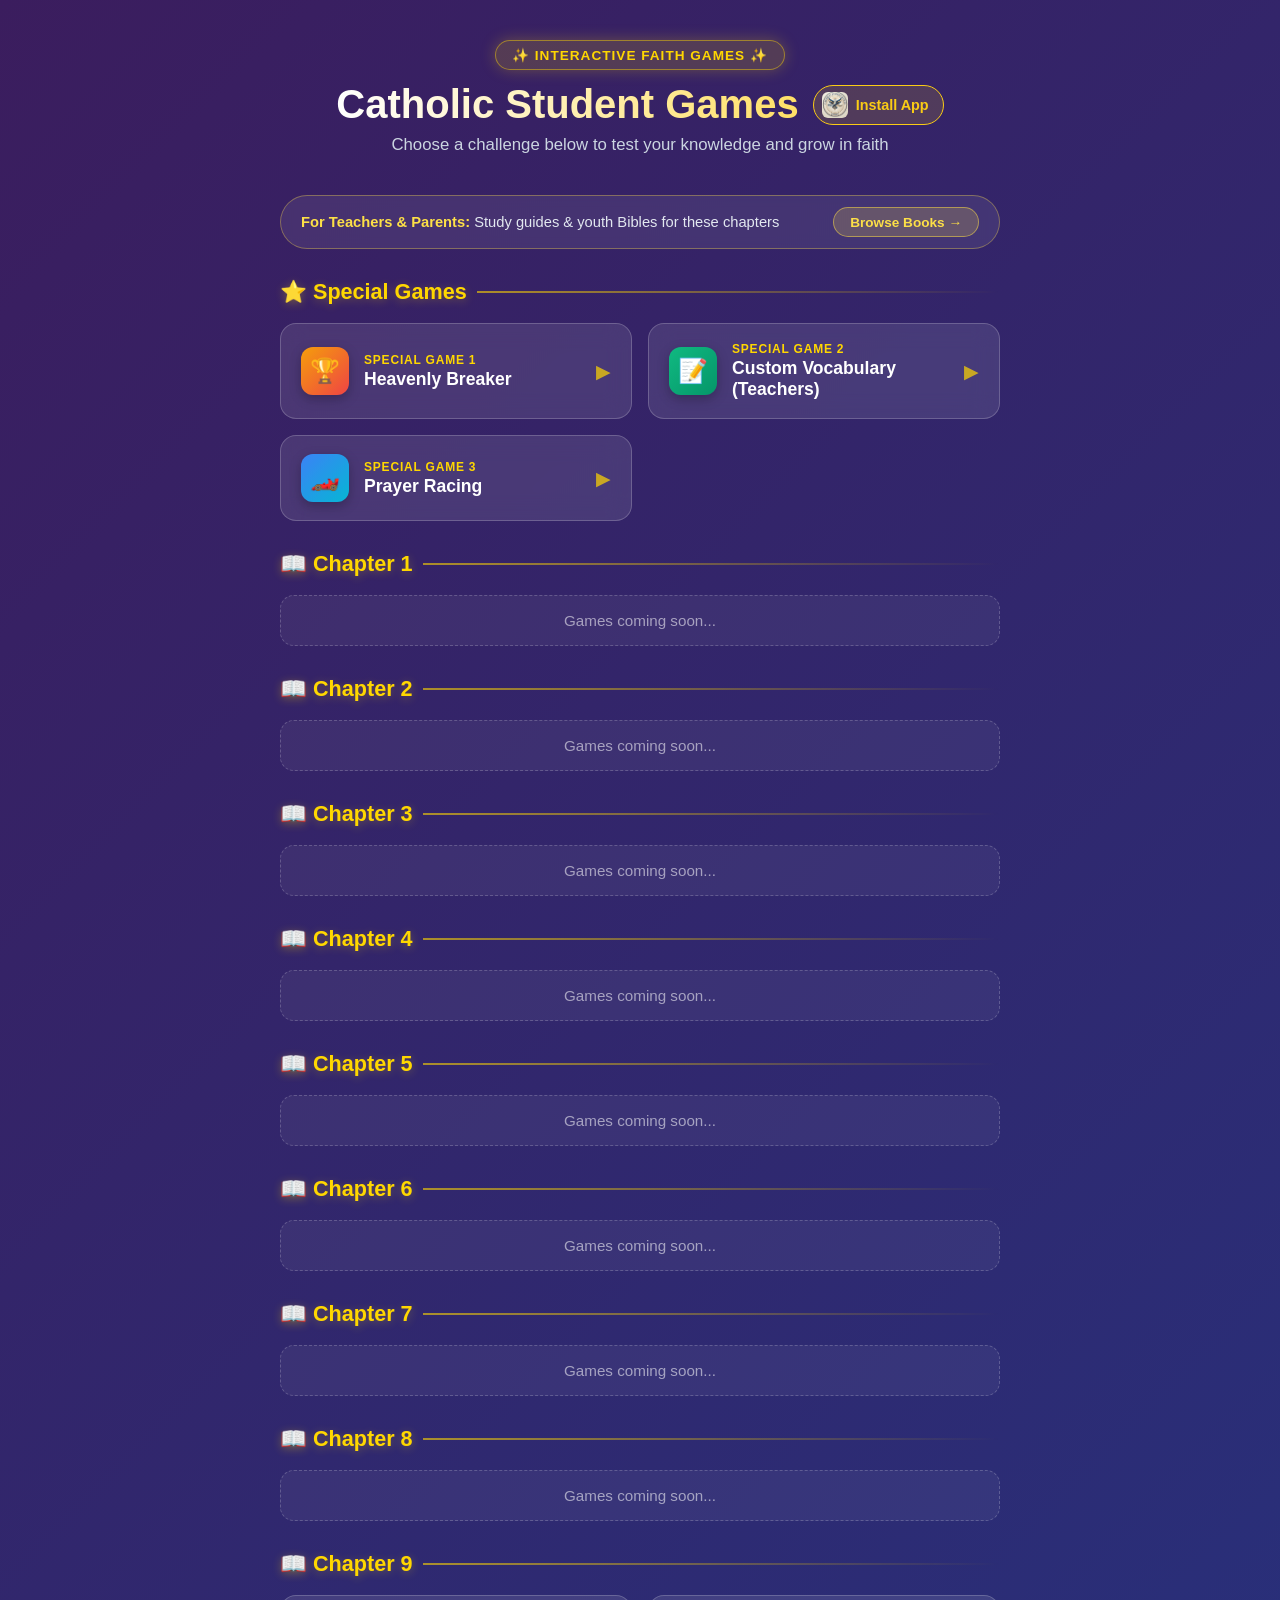
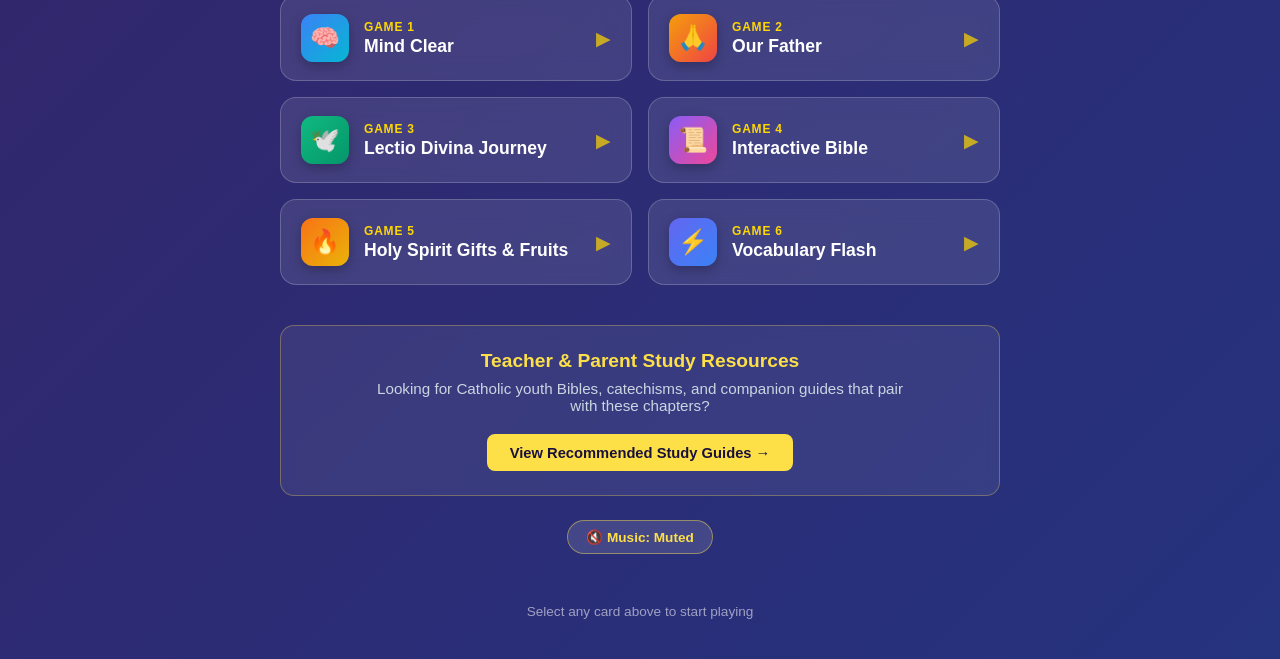
<file: index.html>
<!DOCTYPE html>
<html lang="en">
<head>
  
  <!-- Google tag (gtag.js) -->
<script async src="https://www.googletagmanager.com/gtag/js?id=G-FD99WLHLBM"></script>
  <link rel="manifest" href="manifest.json">
<meta name="theme-color" content="#0f172a">
<script>
  window.dataLayer = window.dataLayer || [];
  function gtag(){dataLayer.push(arguments);}
  gtag('js', new Date());

  gtag('config', 'G-FD99WLHLBM');
</script>
  <meta charset="UTF-8">
  <meta name="viewport" content="width=device-width, initial-scale=1.0">
  <title>Catholic Student Games</title>
  <style>
    * {
      box-sizing: border-box;
      margin: 0;
      padding: 0;
    }

    body {
      font-family: 'Segoe UI', Tahoma, Geneva, Verdana, sans-serif;
      min-height: 100vh;
      background: linear-gradient(-45deg, #1a103c, #2b1d5e, #1e3a8a, #3b1d5e);
      background-size: 400% 400%;
      animation: gradientBG 14s ease infinite;
      color: #ffffff;
      padding: 40px 20px;
      overflow-x: hidden;
      position: relative;
    }

    @keyframes gradientBG {
      0% { background-position: 0% 50%; }
      50% { background-position: 100% 50%; }
      100% { background-position: 0% 50%; }
    }

    /* Floating golden light particles */
    .particles {
      position: fixed;
      top: 0;
      left: 0;
      width: 100%;
      height: 100%;
      pointer-events: none;
      z-index: 0;
      overflow: hidden;
    }

    .particle {
      position: absolute;
      bottom: -20px;
      background: radial-gradient(circle, rgba(255, 223, 107, 0.9) 0%, rgba(255, 223, 107, 0) 70%);
      border-radius: 50%;
      animation: floatUp linear infinite;
    }

    @keyframes floatUp {
      0% { transform: translateY(0) scale(1); opacity: 0; }
      20% { opacity: 0.8; }
      80% { opacity: 0.6; }
      100% { transform: translateY(-105vh) scale(0.4); opacity: 0; }
    }

    .container {
      max-width: 720px;
      margin: 0 auto;
      position: relative;
      z-index: 1;
    }

    /* Header styling & glow */
    header {
      text-align: center;
      margin-bottom: 40px;
      animation: fadeDown 0.8s ease-out;
    }

    .badge {
      display: inline-block;
      background: rgba(255, 215, 0, 0.15);
      border: 1px solid rgba(255, 215, 0, 0.45);
      color: #ffd700;
      padding: 6px 16px;
      border-radius: 50px;
      font-size: 0.85rem;
      font-weight: 700;
      letter-spacing: 1px;
      text-transform: uppercase;
      margin-bottom: 12px;
      box-shadow: 0 0 15px rgba(255, 215, 0, 0.25);
    }

    h1 {
      font-size: 2.5rem;
      font-weight: 800;
      background: linear-gradient(90deg, #ffffff, #ffe066, #ffffff);
      background-size: 200% auto;
      -webkit-background-clip: text;
      -webkit-text-fill-color: transparent;
      animation: shineText 5s linear infinite;
      margin-bottom: 8px;
    }

    @keyframes shineText {
      to { background-position: 200% center; }
    }

    p.subtitle {
      color: #cbd5e1;
      font-size: 1.05rem;
    }

    /* Chapter Section */
    .chapter-title {
      font-size: 1.35rem;
      font-weight: 700;
      color: #ffd700;
      margin: 30px 0 18px;
      display: flex;
      align-items: center;
      gap: 10px;
      text-shadow: 0 2px 10px rgba(255, 215, 0, 0.3);
    }

    .chapter-title::after {
      content: "";
      flex: 1;
      height: 2px;
      background: linear-gradient(90deg, rgba(255, 215, 0, 0.6), transparent);
    }

    /* Placeholder for chapters with no games yet */
    .empty-notice {
      padding: 16px 20px;
      background: rgba(255, 255, 255, 0.05);
      border: 1px dashed rgba(255, 255, 255, 0.2);
      border-radius: 14px;
      color: rgba(255, 255, 255, 0.55);
      font-size: 0.95rem;
      text-align: center;
    }

    /* Game Cards Grid */
    .game-grid {
      display: grid;
      grid-template-columns: repeat(auto-fit, minmax(290px, 1fr));
      gap: 16px;
    }

    .game-card {
      position: relative;
      display: flex;
      align-items: center;
      gap: 15px;
      padding: 18px 20px;
      background: rgba(255, 255, 255, 0.1);
      backdrop-filter: blur(12px);
      -webkit-backdrop-filter: blur(12px);
      border: 1px solid rgba(255, 255, 255, 0.2);
      border-radius: 16px;
      text-decoration: none;
      color: #ffffff;
      overflow: hidden;
      transition: transform 0.3s cubic-bezier(0.34, 1.56, 0.64, 1),
                  box-shadow 0.3s ease,
                  border-color 0.3s ease,
                  background 0.3s ease;
      animation: cardPop 0.6s ease-out backwards;
    }

    /* Staggered entrance animation */
    .game-card:nth-child(1) { animation-delay: 0.1s; }
    .game-card:nth-child(2) { animation-delay: 0.2s; }
    .game-card:nth-child(3) { animation-delay: 0.3s; }
    .game-card:nth-child(4) { animation-delay: 0.4s; }
    .game-card:nth-child(5) { animation-delay: 0.5s; }
    .game-card:nth-child(6) { animation-delay: 0.6s; }

    @keyframes cardPop {
      from { opacity: 0; transform: translateY(25px) scale(0.95); }
      to { opacity: 1; transform: translateY(0) scale(1); }
    }

    @keyframes fadeDown {
      from { opacity: 0; transform: translateY(-20px); }
      to { opacity: 1; transform: translateY(0); }
    }

    /* Light sweep effect across card on hover */
    .game-card::before {
      content: "";
      position: absolute;
      top: 0;
      left: -100%;
      width: 60%;
      height: 100%;
      background: linear-gradient(90deg, transparent, rgba(255, 255, 255, 0.25), transparent);
      transform: skewX(-25deg);
      transition: left 0.6s ease;
    }

    .game-card:hover::before {
      left: 140%;
    }

    .game-card:hover {
      transform: translateY(-6px) scale(1.02);
      background: rgba(255, 255, 255, 0.18);
      border-color: #ffd700;
      box-shadow: 0 12px 28px rgba(0, 0, 0, 0.35), 0 0 18px rgba(255, 215, 0, 0.35);
    }

    .game-card:active {
      transform: translateY(-1px) scale(0.99);
    }

    .icon-box {
      width: 48px;
      height: 48px;
      border-radius: 12px;
      display: flex;
      align-items: center;
      justify-content: center;
      font-size: 1.5rem;
      flex-shrink: 0;
      box-shadow: 0 4px 12px rgba(0, 0, 0, 0.25);
      transition: transform 0.3s ease;
    }

    .game-card:hover .icon-box {
      transform: rotate(-8deg) scale(1.12);
    }

    /* Distinct colorful badges per game */
    .c1 { background: linear-gradient(135deg, #3b82f6, #06b6d4); }
    .c2 { background: linear-gradient(135deg, #f59e0b, #ef4444); }
    .c3 { background: linear-gradient(135deg, #10b981, #059669); }
    .c4 { background: linear-gradient(135deg, #8b5cf6, #ec4899); }
    .c5 { background: linear-gradient(135deg, #f97316, #eab308); }
    .c6 { background: linear-gradient(135deg, #6366f1, #3b82f6); }

    .game-info {
      flex: 1;
    }

    .game-number {
      font-size: 0.75rem;
      text-transform: uppercase;
      letter-spacing: 0.8px;
      color: #ffd700;
      font-weight: 700;
      display: block;
      margin-bottom: 2px;
    }

    .game-name {
      font-size: 1.1rem;
      font-weight: 700;
      color: #ffffff;
    }

    .play-arrow {
      font-size: 1.2rem;
      color: #ffd700;
      opacity: 0.7;
      transition: transform 0.3s ease, opacity 0.3s ease;
    }

    .game-card:hover .play-arrow {
      transform: translateX(5px);
      opacity: 1;
    }

    footer {
      text-align: center;
      margin-top: 50px;
      color: rgba(255, 255, 255, 0.55);
      font-size: 0.85rem;
    }
  </style>
</head>
<body>

  <!-- Floating Light Particles Container -->
  <div class="particles" id="particles"></div>

  <div class="container">
  <header>
      <div class="badge">✨ Interactive Faith Games ✨</div>
    
     <div style="display: flex; align-items: center; justify-content: center; gap: 14px; flex-wrap: wrap; margin-bottom: 8px;">
  <h1 style="margin: 0;">Catholic Student Games</h1>

  <button id="install-app-btn" title="Install Catholic Student Games App" style="display: inline-flex; align-items: center; gap: 8px; background: rgba(250, 204, 21, 0.14); border: 1px solid #facc15; color: #facc15; border-radius: 999px; padding: 6px 14px 6px 8px; font-weight: 700; font-size: 0.9rem; cursor: pointer; transition: transform 0.15s ease;">
    <img src="icon-512.png" alt="App Icon" style="width: 26px; height: 26px; border-radius: 6px; object-fit: cover;">
    <span>Install App</span>
  </button>
</div>

<!-- iPhone / Safari Helper Box (Hidden until tapped on iOS) -->
<div id="ios-install-help" style="display: none; background: #1e293b; border: 1px solid #facc15; color: #f8fafc; border-radius: 12px; padding: 12px 16px; margin: 0 auto 14px; max-width: 480px; font-size: 0.88rem; line-height: 1.5;">
  <strong>Install on iPhone / iPad:</strong> Tap the <strong>Share</strong> button (<strong>⎋</strong>) in Safari, then tap <strong>"Add to Home Screen"</strong>.
</div>
    
      <p class="subtitle">Choose a challenge below to test your knowledge and grow in faith</p>
    </header>

    <!-- Top Teacher & Parent Bar (Moved right below header) -->
    <div style="margin: 0 auto 1.75rem auto; padding: 0.7rem 1.25rem; background: rgba(255, 255, 255, 0.08); border: 1px solid rgba(253, 224, 71, 0.35); border-radius: 50px; display: flex; flex-wrap: wrap; align-items: center; justify-content: space-between; gap: 0.75rem; backdrop-filter: blur(6px);">
      <span style="font-size: 0.92rem; color: #e2e8f0;">
        <strong style="color: #fde047;">For Teachers &amp; Parents:</strong> Study guides &amp; youth Bibles for these chapters
      </span>
      <a href="resources.html" style="background: rgba(253, 224, 71, 0.18); color: #fde047; border: 1px solid rgba(253, 224, 71, 0.5); text-decoration: none; font-size: 0.85rem; font-weight: 600; padding: 0.4rem 1rem; border-radius: 999px; white-space: nowrap;">
        Browse Books &#8594;
      </a>
    </div>
     

    <!-- SPECIAL GAMES -->
    <div class="chapter-title">⭐ Special Games</div>
    <div class="game-grid">
      <a href="special-game-1/heavenly_breaker.html" class="game-card">
        <div class="icon-box c2">🏆</div>
        <div class="game-info">
          <span class="game-number">Special Game 1</span>
          <div class="game-name">Heavenly Breaker</div>
        </div>
        <div class="play-arrow">▶</div>
      </a>
      <a href="custom-vocabulary.html" class="game-card">
        <div class="icon-box c3">📝</div>
        <div class="game-info">
          <span class="game-number">Special Game 2</span>
          <div class="game-name">Custom Vocabulary (Teachers)</div>
        </div>
        <div class="play-arrow">▶</div>
      </a>
      <a href="special-game-1/PrayerRacing_upgrade.html" class="game-card">
    <div class="icon-box c1">🏎️</div>
    <div class="game-info">
      <span class="game-number">Special Game 3</span>
      <div class="game-name">Prayer Racing</div>
    </div>
    <div class="play-arrow">▶</div>
  </a>
    </div>

    <!-- CHAPTER 1 -->
    <div class="chapter-title">📖 Chapter 1</div>
    <div class="game-grid">
      <div class="empty-notice">Games coming soon...</div>
    </div>

    <!-- CHAPTER 2 -->
    <div class="chapter-title">📖 Chapter 2</div>
    <div class="game-grid">
      <div class="empty-notice">Games coming soon...</div>
    </div>

    <!-- CHAPTER 3 -->
    <div class="chapter-title">📖 Chapter 3</div>
    <div class="game-grid">
      <div class="empty-notice">Games coming soon...</div>
    </div>

    <!-- CHAPTER 4 -->
    <div class="chapter-title">📖 Chapter 4</div>
    <div class="game-grid">
      <div class="empty-notice">Games coming soon...</div>
    </div>

    <!-- CHAPTER 5 -->
    <div class="chapter-title">📖 Chapter 5</div>
    <div class="game-grid">
      <div class="empty-notice">Games coming soon...</div>
    </div>

    <!-- CHAPTER 6 -->
    <div class="chapter-title">📖 Chapter 6</div>
    <div class="game-grid">
      <div class="empty-notice">Games coming soon...</div>
    </div>

    <!-- CHAPTER 7 -->
    <div class="chapter-title">📖 Chapter 7</div>
    <div class="game-grid">
      <div class="empty-notice">Games coming soon...</div>
    </div>

    <!-- CHAPTER 8 -->
    <div class="chapter-title">📖 Chapter 8</div>
    <div class="game-grid">
      <div class="empty-notice">Games coming soon...</div>
    </div>

    <!-- CHAPTER 9 -->
    <div class="chapter-title">📖 Chapter 9</div>
    <div class="game-grid">

      <a href="ch-9-game-1-mind-clear.html" class="game-card">
        <div class="icon-box c1">🧠</div>
        <div class="game-info">
          <span class="game-number">Game 1</span>
          <div class="game-name">Mind Clear</div>
        </div>
        <div class="play-arrow">▶</div>
      </a>

      <a href="ch-9-game-2-our-father.html" class="game-card">
        <div class="icon-box c2">🙏</div>
        <div class="game-info">
          <span class="game-number">Game 2</span>
          <div class="game-name">Our Father</div>
        </div>
        <div class="play-arrow">▶</div>
      </a>

      <a href="ch-9-game-3-lectio-divina-journey.html" class="game-card">
        <div class="icon-box c3">🕊️</div>
        <div class="game-info">
          <span class="game-number">Game 3</span>
          <div class="game-name">Lectio Divina Journey</div>
        </div>
        <div class="play-arrow">▶</div>
      </a>

      <a href="ch-9-game-4-interactive-bible.html" class="game-card">
        <div class="icon-box c4">📜</div>
        <div class="game-info">
          <span class="game-number">Game 4</span>
          <div class="game-name">Interactive Bible</div>
        </div>
        <div class="play-arrow">▶</div>
      </a>

      <a href="ch-9-game-5-holy_spirit_gifts-fruits.html" class="game-card">
        <div class="icon-box c5">🔥</div>
        <div class="game-info">
          <span class="game-number">Game 5</span>
          <div class="game-name">Holy Spirit Gifts &amp; Fruits</div>
        </div>
        <div class="play-arrow">▶</div>
      </a>

      <a href="ch-9-game-6-vocabulary-flash.html" class="game-card">
        <div class="icon-box c6">⚡</div>
        <div class="game-info">
          <span class="game-number">Game 6</span>
          <div class="game-name">Vocabulary Flash</div>
        </div>
        <div class="play-arrow">▶</div>
      </a>

    </div>
<!-- Bottom Teacher & Parent Card -->
<section style="max-width: 760px; margin: 2.5rem auto 1rem auto; padding: 1.5rem; background: rgba(255, 255, 255, 0.07); border: 1px solid rgba(253, 224, 71, 0.3); border-radius: 14px; text-align: center; backdrop-filter: blur(6px);">
  <h2 style="margin: 0 0 0.5rem 0; font-size: 1.2rem; color: #fde047; font-weight: 600;">Teacher &amp; Parent Study Resources</h2>
  <p style="color: #cbd5e1; font-size: 0.95rem; margin: 0 auto 1.25rem auto; max-width: 540px;">
    Looking for Catholic youth Bibles, catechisms, and companion guides that pair with these chapters?
  </p>
  <a href="resources.html" style="display: inline-block; background: #fde047; color: #1a103c; text-decoration: none; font-weight: 700; font-size: 0.92rem; padding: 0.65rem 1.4rem; border-radius: 8px;">
    View Recommended Study Guides &#8594;
  </a>
</section>
    <div style="text-align: center; margin-top: 24px;">
     <button id="musicToggle" style="background: rgba(255, 255, 255, 0.12); color: #fde047; border: 1px solid rgba(253, 224, 71, 0.45); padding: 8px 18px; border-radius: 999px; font-size: 0.85rem; font-weight: 600; cursor: pointer;">
        🔇 Music: Muted
      </button>
    </div>
    <footer>
      Select any card above to start playing
    </footer>
  </div>

  <script>
    // Generate floating golden light particles
    const particleContainer = document.getElementById('particles');
    for (let i = 0; i < 25; i++) {
      const p = document.createElement('div');
      p.classList.add('particle');
      const size = Math.random() * 8 + 4;
      p.style.width = size + 'px';
      p.style.height = size + 'px';
      p.style.left = Math.random() * 100 + 'vw';
      p.style.animationDuration = (Math.random() * 10 + 8) + 's';
      p.style.animationDelay = (Math.random() * 10) + 's';
      particleContainer.appendChild(p);
    }
    // Gentle background music: fades in after 6 seconds at low volume with mute toggle
    let audioCtx = null;
    let masterGain = null;
    let isMuted = true;
    let musicStarted = false;
    const TARGET_VOLUME = 0.06; // Low background volume (6%)
    const musicBtn = document.getElementById('musicToggle');

    function startGentleMusic() {
      if (musicStarted) return;
      musicStarted = true;
      const AudioContext = window.AudioContext || window.webkitAudioContext;
      audioCtx = new AudioContext();
      masterGain = audioCtx.createGain();
      masterGain.gain.setValueAtTime(0.0001, audioCtx.currentTime);
      masterGain.connect(audioCtx.destination);

      // Smooth 3-second fade-in up to low background volume
      if (!isMuted) {
        masterGain.gain.exponentialRampToValueAtTime(TARGET_VOLUME, audioCtx.currentTime + 3);
      }

      // Peaceful ambient chord notes (C major 9th)
      const notes = [261.63, 329.63, 392.00, 493.88, 587.33];
      let step = 0;

      setInterval(() => {
        if (isMuted || !audioCtx || audioCtx.state !== 'running') return;
        const osc = audioCtx.createOscillator();
        const noteGain = audioCtx.createGain();
        osc.type = 'sine';
        osc.frequency.setValueAtTime(notes[step % notes.length], audioCtx.currentTime);

        noteGain.gain.setValueAtTime(0.001, audioCtx.currentTime);
        noteGain.gain.exponentialRampToValueAtTime(0.4, audioCtx.currentTime + 0.8);
        noteGain.gain.exponentialRampToValueAtTime(0.001, audioCtx.currentTime + 3.2);

        osc.connect(noteGain);
        noteGain.connect(masterGain);
        osc.start();
        osc.stop(audioCtx.currentTime + 3.3);
        step++;
      }, 2400);
    }

    // Start gently after 6 seconds
    setTimeout(() => {
      startGentleMusic();
    }, 6000);

    // Resume audio on first click/tap anywhere (required by modern browsers)
    document.addEventListener('click', () => {
      if (audioCtx && audioCtx.state === 'suspended' && !isMuted) {
        audioCtx.resume();
      }
    }, { once: true });

    // Mute / Unmute button toggle
    musicBtn.addEventListener('click', (e) => {
      e.stopPropagation();
      if (!musicStarted) startGentleMusic();
      isMuted = !isMuted;
      if (isMuted) {
        masterGain.gain.setValueAtTime(0.0001, audioCtx.currentTime);
        musicBtn.textContent = '🔇 Music: Muted';
      } else {
        if (audioCtx.state === 'suspended') audioCtx.resume();
        masterGain.gain.exponentialRampToValueAtTime(TARGET_VOLUME, audioCtx.currentTime + 1);
        musicBtn.textContent = '🔊 Music: On';
      }
    });
  </script>
<script>
  if ('serviceWorker' in navigator) {
    navigator.serviceWorker.register('./sw.js');
  }
  
  let deferredPrompt;
  const installBtn = document.getElementById('install-app-btn');
  const iosHelp = document.getElementById('ios-install-help');

  // Hide button if already opened as an installed app
  if (window.matchMedia('(display-mode: standalone)').matches || window.navigator.standalone) {
    installBtn.style.display = 'none';
  }

  // Capture Chrome / Android / Edge install prompt
  window.addEventListener('beforeinstallprompt', (e) => {
    e.preventDefault();
    deferredPrompt = e;
  });

  // Handle button click
  installBtn.addEventListener('click', async () => {
    if (deferredPrompt) {
      deferredPrompt.prompt();
      const { outcome } = await deferredPrompt.userChoice;
      if (outcome === 'accepted') {
        installBtn.style.display = 'none';
      }
      deferredPrompt = null;
    } else {
      iosHelp.style.display = iosHelp.style.display === 'none' ? 'block' : 'none';
    }
  });

  // Hide button once installation finishes
  window.addEventListener('appinstalled', () => {
    installBtn.style.display = 'none';
    iosHelp.style.display = 'none';
  });

</script>
</body>
</html>
</file>
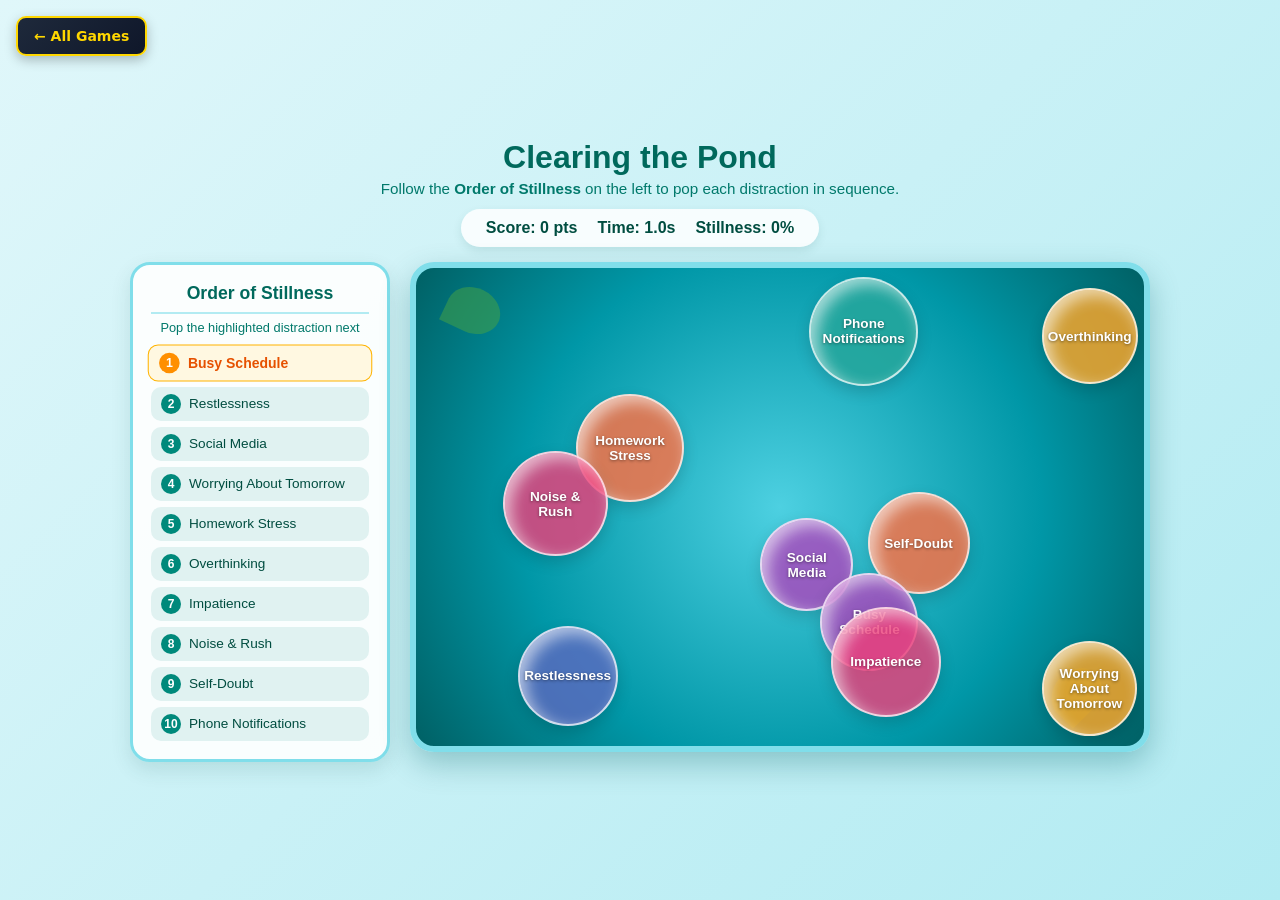
<file: ch-9-game-1-mind-clear.html>
<!DOCTYPE html>
<html lang="en">
<head>
  <meta charset="UTF-8">
  <meta name="viewport" content="width=device-width, initial-scale=1.0">
  <title>Clearing the Pond - Focused Prayer Challenge</title>
  <style>
    * { box-sizing: border-box; margin: 0; padding: 0; font-family: 'Segoe UI', sans-serif; }
    body {
      background: linear-gradient(135deg, #e0f7fa 0%, #b2ebf2 100%);
      display: flex; flex-direction: column; align-items: center;
      justify-content: center; min-height: 100vh; padding: 20px; color: #004d40;
    }
    .header { text-align: center; margin-bottom: 12px; max-width: 850px; }
    .header h1 { font-size: 2rem; color: #00695c; margin-bottom: 4px; }
    .header p { font-size: 0.95rem; color: #00796b; }
    .stats-bar {
      display: flex; flex-wrap: wrap; justify-content: center; gap: 20px;
      margin-bottom: 15px; background: rgba(255, 255, 255, 0.85);
      padding: 10px 25px; border-radius: 30px; font-weight: bold;
      box-shadow: 0 4px 10px rgba(0, 77, 64, 0.1);
    }
    .main-layout {
      display: flex; flex-direction: row; gap: 20px;
      width: 100%; max-width: 1020px; align-items: stretch;
    }
    .checklist-panel {
      width: 260px; background: rgba(255, 255, 255, 0.9);
      border-radius: 20px; padding: 18px; border: 3px solid #80deea;
      box-shadow: 0 8px 20px rgba(0, 77, 64, 0.12);
      display: flex; flex-direction: column;
    }
    .checklist-panel h3 {
      font-size: 1.1rem; color: #00695c; margin-bottom: 6px;
      text-align: center; border-bottom: 2px solid #b2ebf2; padding-bottom: 8px;
    }
    .checklist-sub { font-size: 0.8rem; color: #00796b; text-align: center; margin-bottom: 10px; }
    .order-list {
      list-style: none; display: flex; flex-direction: column;
      gap: 6px; flex-grow: 1; justify-content: space-between;
    }
    .order-item {
      padding: 7px 10px; border-radius: 10px; font-size: 0.85rem;
      background: #e0f2f1; color: #004d40; display: flex;
      align-items: center; gap: 8px; transition: all 0.25s ease;
    }
    .order-item.active {
      background: #fff8e1; border: 1px solid #ffb300; font-weight: bold;
      color: #e65100; transform: scale(1.03);
    }
    .order-item.completed {
      background: #c8e6c9; color: #2e7d32; text-decoration: line-through; opacity: 0.7;
    }
    .step-num {
      display: inline-flex; align-items: center; justify-content: center;
      width: 20px; height: 20px; border-radius: 50%; background: #00897b;
      color: white; font-size: 0.75rem; font-weight: bold; flex-shrink: 0;
    }
    .order-item.active .step-num { background: #ff8f00; }
    .order-item.completed .step-num { background: #43a047; }
    .pond-container {
      position: relative; flex-grow: 1; height: 490px;
      background: radial-gradient(circle at center, #4dd0e1 0%, #0097a7 60%, #006064 100%);
      border-radius: 24px; border: 6px solid #80deea; overflow: hidden;
      box-shadow: 0 12px 30px rgba(0, 96, 100, 0.3);
    }
    .feedback-toast {
      position: absolute; top: 15px; left: 50%; transform: translateX(-50%);
      background: rgba(211, 47, 47, 0.9); color: white; padding: 6px 16px;
      border-radius: 20px; font-size: 0.85rem; font-weight: bold;
      opacity: 0; transition: opacity 0.3s ease; pointer-events: none; z-index: 10;
    }
    .feedback-toast.show { opacity: 1; }
    .hidden-message {
      position: absolute; top: 50%; left: 50%; transform: translate(-50%, -50%);
      text-align: center; width: 85%; max-width: 520px;
      background: rgba(255, 255, 255, 0.95); padding: 25px; border-radius: 20px;
      box-shadow: 0 8px 25px rgba(0, 0, 0, 0.2); opacity: 0;
      transition: opacity 1s ease-in-out; pointer-events: none; z-index: 8;
    }
    .hidden-message.revealed { opacity: 1; pointer-events: auto; }
    .hidden-message h2 { color: #00695c; margin-bottom: 8px; font-size: 1.5rem; }
    .summary-stats {
      display: flex; justify-content: center; gap: 20px; background: #e0f2f1;
      padding: 8px 15px; border-radius: 12px; margin-bottom: 14px;
      font-weight: bold; color: #004d40; font-size: 0.95rem;
    }
    .gospel-box {
      background: #fffde7; border-left: 4px solid #fbc02d;
      padding: 14px; border-radius: 8px; margin-bottom: 18px; text-align: left;
    }
    .gospel-label { font-size: 0.75rem; text-transform: uppercase; color: #f57f17; font-weight: bold; margin-bottom: 4px; }
    .gospel-text { color: #37474f; font-size: 1rem; line-height: 1.45; font-style: italic; margin-bottom: 6px; }
    .gospel-ref { font-size: 0.85rem; font-weight: bold; color: #00695c; text-align: right; }
    .reset-btn {
      background: #00897b; color: white; border: none; padding: 10px 24px;
      font-size: 1rem; border-radius: 25px; cursor: pointer; font-weight: bold;
    }
    .reset-btn:hover { background: #00695c; }
    .bubble {
      position: absolute; border-radius: 50%; display: flex; align-items: center;
      justify-content: center; text-align: center; padding: 10px;
      font-weight: 600; font-size: 0.85rem; color: #ffffff;
      text-shadow: 0 1px 3px rgba(0, 0, 0, 0.45);
      box-shadow: inset 6px 6px 15px rgba(255, 255, 255, 0.6), 0 6px 15px rgba(0, 0, 0, 0.15);
      border: 2px solid rgba(255, 255, 255, 0.75); user-select: none; cursor: pointer; z-index: 5;
    }
    .shake { animation: shakeAnim 0.35s ease; }
    @keyframes shakeAnim {
      0%, 100% { transform: translateX(0); }
      25% { transform: translateX(-6px); }
      50% { transform: translateX(6px); }
      75% { transform: translateX(-4px); }
    }
    .ripple {
      position: absolute; border-radius: 50%; border: 3px solid rgba(255, 255, 255, 0.85);
      transform: translate(-50%, -50%) scale(0.2);
      animation: rippleAnim 0.8s ease-out forwards; pointer-events: none; z-index: 3;
    }
    @keyframes rippleAnim {
      0% { width: 20px; height: 20px; opacity: 1; }
      100% { width: 140px; height: 140px; opacity: 0; }
    }
    .lilypad {
      position: absolute; width: 55px; height: 45px; background: #43a047;
      border-radius: 50% 50% 50% 0; opacity: 0.55; z-index: 2; pointer-events: none;
    }
  </style>
</head>
<body>
  <div class="header">
    <h1>Clearing the Pond</h1>
    <p>Follow the <strong>Order of Stillness</strong> on the left to pop each distraction in sequence.</p>
  </div>

  <div class="stats-bar">
    <span>Score: <span id="score-display">0</span> pts</span>
    <span>Time: <span id="timer-display">0.0s</span></span>
    <span>Stillness: <span id="calm-percent">0%</span></span>
  </div>

  <div class="main-layout">
    <div class="checklist-panel">
      <h3>Order of Stillness</h3>
      <div class="checklist-sub">Pop the highlighted distraction next</div>
      <ul class="order-list" id="order-list"></ul>
    </div>

    <div class="pond-container" id="pond">
      <div class="feedback-toast" id="feedback-toast">Focus! Pop the highlighted distraction first (-5 pts)</div>
      <div class="lilypad" style="top: 20px; left: 30px; transform: rotate(25deg);"></div>
      <div class="lilypad" style="bottom: 30px; right: 40px; transform: rotate(-45deg);"></div>

      <div class="hidden-message" id="message-box">
        <h2>The Water is Clear</h2>
        <div class="summary-stats">
          <span>Final Score: <span id="final-score">0</span> pts</span>
          <span>Time Taken: <span id="final-time">0.0s</span></span>
        </div>
        <div class="gospel-box">
          <div class="gospel-label">Gospel Passage for Lectio Divina</div>
          <div class="gospel-text" id="gospel-text"></div>
          <div class="gospel-ref" id="gospel-ref"></div>
        </div>
        <button class="reset-btn" onclick="initGame()">Play Again</button>
      </div>
    </div>
  </div>

  <script>
    const pond = document.getElementById('pond');
    const orderListEl = document.getElementById('order-list');
    const scoreDisplay = document.getElementById('score-display');
    const timerDisplay = document.getElementById('timer-display');
    const calmDisplay = document.getElementById('calm-percent');
    const messageBox = document.getElementById('message-box');
    const feedbackToast = document.getElementById('feedback-toast');

    const baseDistractions = [
      "Homework Stress", "Social Media", "Noise & Rush",
      "Worrying About Tomorrow", "Restlessness", "Phone Notifications",
      "Self-Doubt", "Busy Schedule", "Impatience", "Overthinking"
    ];

    const gospelPassages = [
      { text: "\"Come to me, all you who labor and are burdened, and I will give you rest.\"", ref: "Matthew 11:28" },
      { text: "\"Peace I leave with you; my peace I give to you.Do not let your hearts be troubled.\"", ref: "John 14:27" },
      { text: "\"Ask and it will be given to you; seek and you will find; knock and the door will be opened.\"", ref: "Matthew 7:7" },
      { text: "\"When you pray, go to your inner room, close the door, and pray to your Father in secret.\"", ref: "Matthew 6:6" },
      { text: "\"He said to them, 'Come away by yourselves to a deserted place and rest a while.'\"", ref: "Mark 6:31" }
    ];

    const bubbleColors = [
      "rgba(255, 112, 67, 0.82)", "rgba(171, 71, 188, 0.82)",
      "rgba(236, 64, 122, 0.82)", "rgba(255, 167, 38, 0.82)",
      "rgba(92, 107, 192, 0.82)", "rgba(38, 166, 154, 0.82)"
    ];
    let targetOrder = [], currentStepIndex = 0, activeBubbles = [];
    let score = 0, startTime = 0, timerInterval = null, animId = null, toastTimeout = null;

    function shuffleArray(arr) {
      const copy = [...arr];
      for (let i = copy.length - 1; i > 0; i--) {
        const j = Math.floor(Math.random() * (i + 1));
        [copy[i], copy[j]] = [copy[j], copy[i]];
      }
      return copy;
    }

    function initGame() {
      document.querySelectorAll('.bubble, .ripple').forEach(el => el.remove());
      messageBox.classList.remove('revealed');
      feedbackToast.classList.remove('show');
      activeBubbles = []; score = 0; currentStepIndex = 0;

      targetOrder = shuffleArray(baseDistractions);
      renderChecklist();

      const w = pond.clientWidth || 700, h = pond.clientHeight || 480;

      baseDistractions.forEach((text, index) => {
        const el = document.createElement('div');
        el.classList.add('bubble');
        el.textContent = text;
        const size = Math.floor(Math.random() * 20) + 92;
        el.style.width = `${size}px`; el.style.height = `${size}px`;
        el.style.backgroundColor = bubbleColors[index % bubbleColors.length];

        const x = Math.random() * (w - size - 20) + 10;
        const y = Math.random() * (h - size - 20) + 10;
        const vx = (Math.random() - 0.5) * 6.0;
        const vy = (Math.random() - 0.5) * 6.0;

        el.style.left = `${x}px`; el.style.top = `${y}px`;

        const obj = {
          text, el, x, y, size,
          vx: Math.abs(vx) < 0.6 ? (vx >= 0 ? 1.25 : -1.25) : vx,
          vy: Math.abs(vy) < 0.6 ? (vy >= 0 ? 1.25 : -1.25) : vy
        };

        el.addEventListener('click', (e) => { e.stopPropagation(); handleBubbleClick(obj); });
        pond.appendChild(el);
        activeBubbles.push(obj);
      });

      updateStats();
      if (timerInterval) clearInterval(timerInterval);
      startTime = performance.now();
      timerInterval = setInterval(() => {
        timerDisplay.textContent = `${((performance.now() - startTime) / 1000).toFixed(1)}s`;
      }, 100);

      if (animId) cancelAnimationFrame(animId);
      animateBubbles();
    }

    function renderChecklist() {
      orderListEl.innerHTML = '';
      targetOrder.forEach((item, idx) => {
        const li = document.createElement('li');
        li.classList.add('order-item');
        if (idx < currentStepIndex) li.classList.add('completed');
        if (idx === currentStepIndex) li.classList.add('active');
        li.innerHTML = `<span class="step-num">${idx + 1}</span><span>${item}</span>`;
        orderListEl.appendChild(li);
      });
    }

    function animateBubbles() {
      const w = pond.clientWidth, h = pond.clientHeight;
      activeBubbles.forEach(b => {
        b.x += b.vx; b.y += b.vy;
        if (b.x <= 5) { b.x = 5; b.vx *= -1; }
        else if (b.x + b.size >= w - 5) { b.x = w - b.size - 5; b.vx *= -1; }
        if (b.y <= 5) { b.y = 5; b.vy *= -1; }
        else if (b.y + b.size >= h - 5) { b.y = h - b.size - 5; b.vy *= -1; }
        b.el.style.left = `${b.x}px`; b.el.style.top = `${b.y}px`;
      });
      if (activeBubbles.length > 0) animId = requestAnimationFrame(animateBubbles);
    }

    function handleBubbleClick(b) {
      const expected = targetOrder[currentStepIndex];
      if (b.text === expected) {
        score += 10; currentStepIndex++;
        const r = document.createElement('div');
        r.classList.add('ripple');
        r.style.left = `${b.x + b.size / 2}px`; r.style.top = `${b.y + b.size / 2}px`;
        pond.appendChild(r);
        setTimeout(() => r.remove(), 800);
        b.el.remove();
        activeBubbles = activeBubbles.filter(item => item !== b);
        renderChecklist(); updateStats();
        if (activeBubbles.length === 0) finishGame();
      } else {
        score = Math.max(0, score - 5); updateStats();
        b.el.classList.remove('shake'); void b.el.offsetWidth; b.el.classList.add('shake');
        feedbackToast.textContent = `Find "${expected}" next! (-5 pts)`;
        feedbackToast.classList.add('show');
        clearTimeout(toastTimeout);
        toastTimeout = setTimeout(() => feedbackToast.classList.remove('show'), 1600);
      }
    }

    function updateStats() {
      scoreDisplay.textContent = score;
      const pct = Math.round(((targetOrder.length - activeBubbles.length) / targetOrder.length) * 100);
      calmDisplay.textContent = `${pct}%`;
    }

    function finishGame() {
      clearInterval(timerInterval);
      const totalSec = ((performance.now() - startTime) / 1000).toFixed(1);
      const g = gospelPassages[Math.floor(Math.random() * gospelPassages.length)];
      document.getElementById('final-score').textContent = score;
      document.getElementById('final-time').textContent = `${totalSec}s`;
      document.getElementById('gospel-text').textContent = g.text;
      document.getElementById('gospel-ref').textContent = `— ${g.ref}`;
      setTimeout(() => messageBox.classList.add('revealed'), 450);
    }

    window.addEventListener('load', initGame);
 </script>
  <link rel="stylesheet" href="nav.css">
  <script src="nav.js"></script>
</body>
</html>
</file>
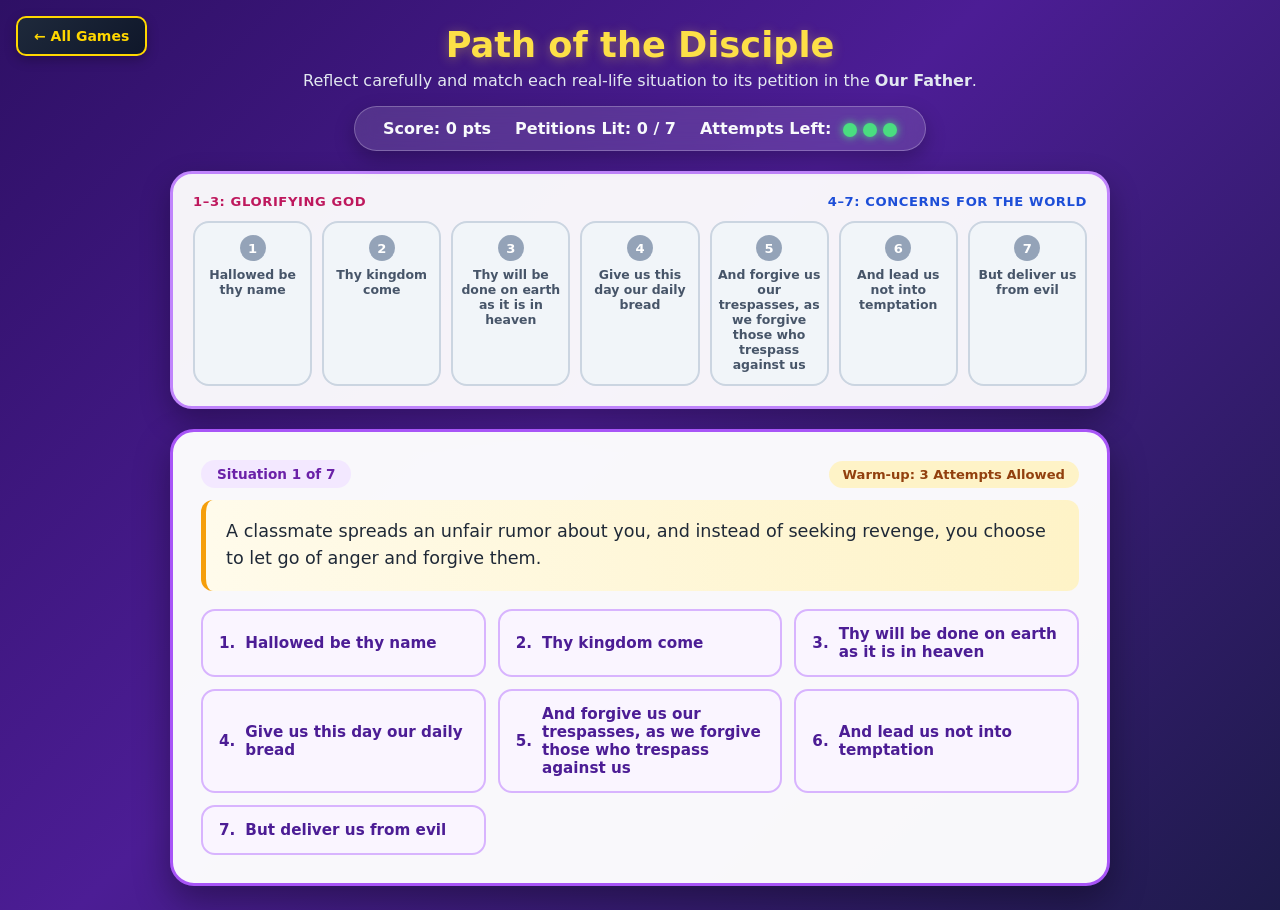
<file: ch-9-game-2-our-father.html>
<!DOCTYPE html>
<html lang="en">
<head>
  <meta charset="UTF-8">
  <meta name="viewport" content="width=device-width, initial-scale=1.0">
  <title>Path of the Disciple - Mindful Prayer Journey</title>
  <style>
    * { box-sizing: border-box; margin: 0; padding: 0; font-family: 'Segoe UI', system-ui, sans-serif; }
    body {
      background: linear-gradient(135deg, #2e1065 0%, #4c1d95 45%, #1e1b4b 100%);
      display: flex; flex-direction: column; align-items: center;
      min-height: 100vh; padding: 24px; color: #f8fafc;
    }
    .header { text-align: center; margin-bottom: 16px; max-width: 820px; animation: fadeDown 0.7s ease; }
    .header h1 {
      font-size: 2.2rem; color: #fde047; margin-bottom: 6px;
      text-shadow: 0 2px 12px rgba(253, 224, 71, 0.35);
    }
    .header p { font-size: 1rem; color: #e2e8f0; }
    .stats-bar {
      display: flex; flex-wrap: wrap; justify-content: center; gap: 24px;
      margin-bottom: 20px; background: rgba(255, 255, 255, 0.12);
      backdrop-filter: blur(10px); border: 1px solid rgba(255, 255, 255, 0.25);
      padding: 12px 28px; border-radius: 30px; font-weight: 600;
      box-shadow: 0 8px 20px rgba(0, 0, 0, 0.25);
    }
    .attempt-dots { display: inline-flex; gap: 6px; vertical-align: middle; margin-left: 6px; }
    .dot {
      width: 14px; height: 14px; border-radius: 50%; background: #4ade80;
      box-shadow: 0 0 8px #4ade80; transition: all 0.3s ease;
    }
    .dot.used { background: #475569; box-shadow: none; transform: scale(0.8); }
    .game-wrapper { display: flex; flex-direction: column; gap: 20px; width: 100%; max-width: 940px; }
    .path-board {
      background: rgba(255, 255, 255, 0.95); border-radius: 22px;
      padding: 20px; border: 3px solid #c084fc; color: #1e1b4b;
      box-shadow: 0 12px 30px rgba(0, 0, 0, 0.3);
    }
    .path-labels {
      display: flex; justify-content: space-between; font-size: 0.82rem;
      font-weight: 700; text-transform: uppercase; letter-spacing: 0.6px; margin-bottom: 12px;
    }
    .label-god { color: #be185d; }
    .label-world { color: #1d4ed8; }
    .stones-row { display: grid; grid-template-columns: repeat(7, 1fr); gap: 10px; }
    .stone {
      background: #f1f5f9; border: 2px solid #cbd5e1; border-radius: 16px;
      padding: 12px 6px; text-align: center; font-size: 0.78rem;
      font-weight: 600; color: #475569; transition: all 0.5s cubic-bezier(0.34, 1.56, 0.64, 1);
      display: flex; flex-direction: column; align-items: center; gap: 6px;
    }
    .stone-num {
      width: 26px; height: 26px; border-radius: 50%; background: #94a3b8;
      color: white; display: flex; align-items: center; justify-content: center;
      font-weight: bold; font-size: 0.82rem; transition: background 0.4s ease;
    }
    .stone.lit-god {
      background: linear-gradient(135deg, #fdf2f8, #fbcfe8);
      border-color: #db2777; color: #831843; transform: translateY(-5px) scale(1.03);
      box-shadow: 0 8px 18px rgba(219, 39, 119, 0.35);
    }
    .stone.lit-god .stone-num { background: #db2777; }
    .stone.lit-world {
      background: linear-gradient(135deg, #eff6ff, #bfdbfe);
      border-color: #2563eb; color: #1e3a8a; transform: translateY(-5px) scale(1.03);
      box-shadow: 0 8px 18px rgba(37, 99, 235, 0.35);
    }
    .stone.lit-world .stone-num { background: #2563eb; }
    .play-area {
      background: rgba(255, 255, 255, 0.97); border-radius: 24px;
      padding: 28px; border: 3px solid #a855f7; color: #1e1b4b;
      box-shadow: 0 15px 35px rgba(0, 0, 0, 0.35);
      transition: transform 0.35s ease, opacity 0.35s ease;
    }
    .card-enter { animation: slideUpFade 0.45s ease forwards; }
    .scenario-header {
      display: flex; justify-content: space-between; align-items: center;
      flex-wrap: wrap; gap: 10px; margin-bottom: 12px;
    }
    .scenario-badge {
      background: #f3e8ff; color: #6b21a8; padding: 6px 16px;
      border-radius: 20px; font-size: 0.85rem; font-weight: 700;
    }
    .rule-badge {
      background: #fef3c7; color: #92400e; padding: 6px 14px;
      border-radius: 20px; font-size: 0.82rem; font-weight: 600;
    }
    .scenario-box {
      background: linear-gradient(to right, #fffbeb, #fef3c7);
      border-left: 5px solid #f59e0b; padding: 18px 20px; border-radius: 12px;
      margin-bottom: 18px; font-size: 1.1rem; line-height: 1.55; color: #1f2937;
    }
    .feedback-banner {
      padding: 12px 16px; border-radius: 12px; margin-bottom: 16px;
      font-weight: 600; font-size: 0.95rem; text-align: center; display: none;
    }
    .feedback-banner.error { display: block; background: #fef2f2; color: #b91c1c; border: 1px solid #fca5a5; animation: shake 0.35s ease; }
    .feedback-banner.warn { display: block; background: #fffbeb; color: #b45309; border: 1px solid #fcd34d; }
    .feedback-banner.success { display: block; background: #f0fdf4; color: #15803d; border: 1px solid #86efac; }
    .options-grid { display: grid; grid-template-columns: repeat(auto-fit, minmax(260px, 1fr)); gap: 12px; }
    .option-btn {
      background: #faf5ff; border: 2px solid #d8b4fe; border-radius: 14px;
      padding: 14px 16px; text-align: left; font-size: 0.95rem;
      font-weight: 600; color: #4c1d95; cursor: pointer;
      transition: all 0.22s ease; display: flex; align-items: center; gap: 10px;
    }
    .option-btn:hover:not(:disabled) {
      background: #f3e8ff; border-color: #9333ea; transform: translateY(-2px);
      box-shadow: 0 5px 12px rgba(147, 51, 234, 0.18);
    }
    .option-btn:disabled { opacity: 0.4; cursor: not-allowed; text-decoration: line-through; }
    .end-card { display: none; text-align: center; padding: 15px; animation: slideUpFade 0.6s ease; }
    .end-card.show { display: block; }
    .end-card h2 { color: #581c87; font-size: 1.85rem; margin-bottom: 10px; }
    .quote-card {
      background: #faf5ff; border-left: 5px solid #9333ea; padding: 18px;
      border-radius: 12px; margin: 16px auto; max-width: 660px;
      text-align: left; font-style: italic; color: #3b0764; line-height: 1.5;
    }
    .reset-btn {
      background: linear-gradient(135deg, #9333ea, #6b21a8); color: white; border: none;
      padding: 13px 30px; font-size: 1rem; border-radius: 25px; cursor: pointer;
      font-weight: bold; margin-top: 12px; box-shadow: 0 6px 15px rgba(107, 33, 168, 0.3);
    }
    .reset-btn:hover { transform: scale(1.04); }
    @keyframes fadeDown { from { opacity: 0; transform: translateY(-15px); } to { opacity: 1; transform: translateY(0); } }
    @keyframes slideUpFade { from { opacity: 0; transform: translateY(14px); } to { opacity: 1; transform: translateY(0); } }
    @keyframes shake { 0%,100%{transform:translateX(0)} 25%{transform:translateX(-6px)} 75%{transform:translateX(6px)} }
    @media (max-width: 720px) { .stones-row { grid-template-columns: repeat(2, 1fr); } }
  </style>
</head>
<body>
  <div class="header">
    <h1>Path of the Disciple</h1>
    <p>Reflect carefully and match each real-life situation to its petition in the <strong>Our Father</strong>.</p>
  </div>

  <div class="stats-bar">
    <span>Score: <span id="score-el">0</span> pts</span>
    <span>Petitions Lit: <span id="progress-el">0</span> / 7</span>
    <span>Attempts Left: <span class="attempt-dots" id="dots-el"></span></span>
  </div>

  <div class="game-wrapper">
    <div class="path-board">
      <div class="path-labels">
        <span class="label-god">1–3: Glorifying God</span>
        <span class="label-world">4–7: Concerns for the World</span>
      </div>
      <div class="stones-row" id="stones-row"></div>
    </div>

    <div class="play-area" id="play-area">
      <div id="active-question-view" class="card-enter">
        <div class="scenario-header">
          <span class="scenario-badge" id="step-badge">Situation 1 of 7</span>
          <span class="rule-badge" id="rule-badge">Warm-up Round: 3 Attempts Allowed</span>
        </div>
        <div class="scenario-box" id="scenario-text"></div>
        <div class="feedback-banner" id="feedback-box"></div>
        <div class="options-grid" id="options-grid"></div>
      </div>

      <div class="end-card" id="end-card">
        <h2>Journey Complete!</h2>
        <p id="final-stats-text" style="font-weight:bold; font-size:1.1rem; color:#6b21a8; margin-bottom:10px;"></p>
        <div class="quote-card">
          "The Lord's Prayer is truly the summary of the whole Gospel. The first three petitions glorify God's name, Kingdom, and will, while the last four entrust all our human needs to our loving Father."
          <div style="text-align:right; font-weight:bold; font-style:normal; margin-top:8px;">
            — Tertullian &amp; Chapter 9 (pp. 337–339)
          </div>
        </div>
        <button class="reset-btn" onclick="startGame()">Walk the Path Again</button>
      </div>
    </div>
  </div>

  <script>
    const petitionsData = [
      {
        id: 1, category: "god", petition: "Hallowed be thy name",
        scenario: "You strive to live honestly and imitate Jesus so that your actions reflect God's holiness to everyone around you."
      },
      {
        id: 2, category: "god", petition: "Thy kingdom come",
        scenario: "You work for peace, justice, and service in your school and parish while awaiting Christ's return at the end of time."
      },
      {
        id: 3, category: "god", petition: "Thy will be done on earth as it is in heaven",
        scenario: "You ask the Holy Spirit to help you overcome selfishness so you can love God above all and your neighbor as yourself."
      },
      {
        id: 4, category: "world", petition: "Give us this day our daily bread",
        scenario: "You thank God for food, shelter, and friendship, and remember to share your material blessings with those who are hungry and poor."
      },
      {
        id: 5, category: "world", petition: "And forgive us our trespasses, as we forgive those who trespass against us",
        scenario: "A classmate spreads an unfair rumor about you, and instead of seeking revenge, you choose to let go of anger and forgive them."
      },
      {
        id: 6, category: "world", petition: "And lead us not into temptation",
        scenario: "You are facing peer pressure to make a poor choice, so you pray for fortitude and watchfulness to stay faithful to Christ."
      },
      {
        id: 7, category: "world", petition: "But deliver us from evil",
        scenario: "You pray for protection from illness, violence, and Satan's snares, trusting in the victory Christ has already won."
      }
    ];
    let shuffledScenarios = [], currentIdx = 0, solvedIds = [], wrongGuessesThisTurn = [];
    let score = 0, maxAttempts = 3, attemptsLeft = 3, isTransitioning = false;

    function shuffle(arr) {
      const copy = [...arr];
      for (let i = copy.length - 1; i > 0; i--) {
        const j = Math.floor(Math.random() * (i + 1));
        [copy[i], copy[j]] = [copy[j], copy[i]];
      }
      return copy;
    }

    function startGame() {
      shuffledScenarios = shuffle(petitionsData);
      currentIdx = 0; solvedIds = []; score = 0; isTransitioning = false;
      document.getElementById('active-question-view').style.display = 'block';
      document.getElementById('end-card').classList.remove('show');
      renderStones();
      loadScenario();
    }

    function renderStones() {
      const row = document.getElementById('stones-row');
      row.innerHTML = '';
      petitionsData.forEach(p => {
        const div = document.createElement('div');
        div.className = 'stone';
        if (solvedIds.includes(p.id)) {
          div.classList.add(p.category === 'god' ? 'lit-god' : 'lit-world');
        }
        div.innerHTML = `<span class="stone-num">${p.id}</span><span>${p.petition}</span>`;
        row.appendChild(div);
      });
    }

    function renderOptions() {
      const grid = document.getElementById('options-grid');
      grid.innerHTML = '';
      petitionsData.forEach(p => {
        const btn = document.createElement('button');
        btn.className = 'option-btn';
        btn.disabled = solvedIds.includes(p.id) || wrongGuessesThisTurn.includes(p.id) || isTransitioning;
        btn.innerHTML = `<strong>${p.id}.</strong> <span>${p.petition}</span>`;
        btn.onclick = () => checkAnswer(p.id);
        grid.appendChild(btn);
      });
    }

    function renderDots() {
      const dotsEl = document.getElementById('dots-el');
      dotsEl.innerHTML = '';
      for (let i = 0; i < maxAttempts; i++) {
        const span = document.createElement('span');
        span.className = 'dot' + (i >= attemptsLeft ? ' used' : '');
        dotsEl.appendChild(span);
      }
    }

    function loadScenario() {
      isTransitioning = false;
      wrongGuessesThisTurn = [];
      // 3 attempts for Situation 1 & 2 (index 0 & 1), 2 attempts after
      maxAttempts = currentIdx < 2 ? 3 : 2;
      attemptsLeft = maxAttempts;

      const view = document.getElementById('active-question-view');
      view.classList.remove('card-enter');
      void view.offsetWidth;
      view.classList.add('card-enter');

      const current = shuffledScenarios[currentIdx];
      document.getElementById('step-badge').textContent = `Situation ${currentIdx + 1} of 7`;
      document.getElementById('rule-badge').textContent =
        currentIdx < 2 ? 'Warm-up: 3 Attempts Allowed' : 'Focus Mode: 2 Attempts Allowed';
      document.getElementById('scenario-text').textContent = current.scenario;
      document.getElementById('feedback-box').style.display = 'none';

      renderOptions();
      updateHeader();
    }

    function checkAnswer(selectedId) {
      if (isTransitioning) return;
      const current = shuffledScenarios[currentIdx];
      const fb = document.getElementById('feedback-box');

      if (selectedId === current.id) {
        isTransitioning = true;
        const bonus = attemptsLeft === maxAttempts ? 15 : 10;
        score += bonus;
        solvedIds.push(current.id);
        fb.className = 'feedback-banner success';
        fb.textContent = `Thoughtful choice! Petition #${current.id} illuminated (+${bonus} pts).`;
        fb.style.display = 'block';
        renderStones(); renderOptions(); updateHeader();
        advanceTurn(1100);
      } else {
        attemptsLeft--;
        wrongGuessesThisTurn.push(selectedId);
        updateHeader();

        if (attemptsLeft > 0) {
          fb.className = 'feedback-banner error';
          fb.textContent = `Not quite. Pause and re-read carefully — ${attemptsLeft} attempt${attemptsLeft > 1 ? 's' : ''} left!`;
          fb.style.display = 'block';
          renderOptions();
        } else {
          isTransitioning = true;
          solvedIds.push(current.id);
          fb.className = 'feedback-banner warn';
          fb.textContent = `Out of attempts! The matching petition was #${current.id}: "${current.petition}".`;
          fb.style.display = 'block';
          renderStones(); renderOptions(); updateHeader();
          advanceTurn(2200);
        }
      }
    }

    function advanceTurn(delay) {
      currentIdx++;
      if (currentIdx < shuffledScenarios.length) {
        setTimeout(loadScenario, delay);
      } else {
        setTimeout(finishGame, delay);
      }
    }

    function updateHeader() {
      document.getElementById('score-el').textContent = score;
      document.getElementById('progress-el').textContent = solvedIds.length;
      renderDots();
    }

    function finishGame() {
      document.getElementById('active-question-view').style.display = 'none';
      document.getElementById('final-stats-text').textContent =
        `Final Reflection Score: ${score} out of 105 points`;
      document.getElementById('end-card').classList.add('show');
    }

    window.addEventListener('load', startGame);
  </script>
  <link rel="stylesheet" href="nav.css">
  <script src="nav.js"></script>
</body>
</html>
</file>
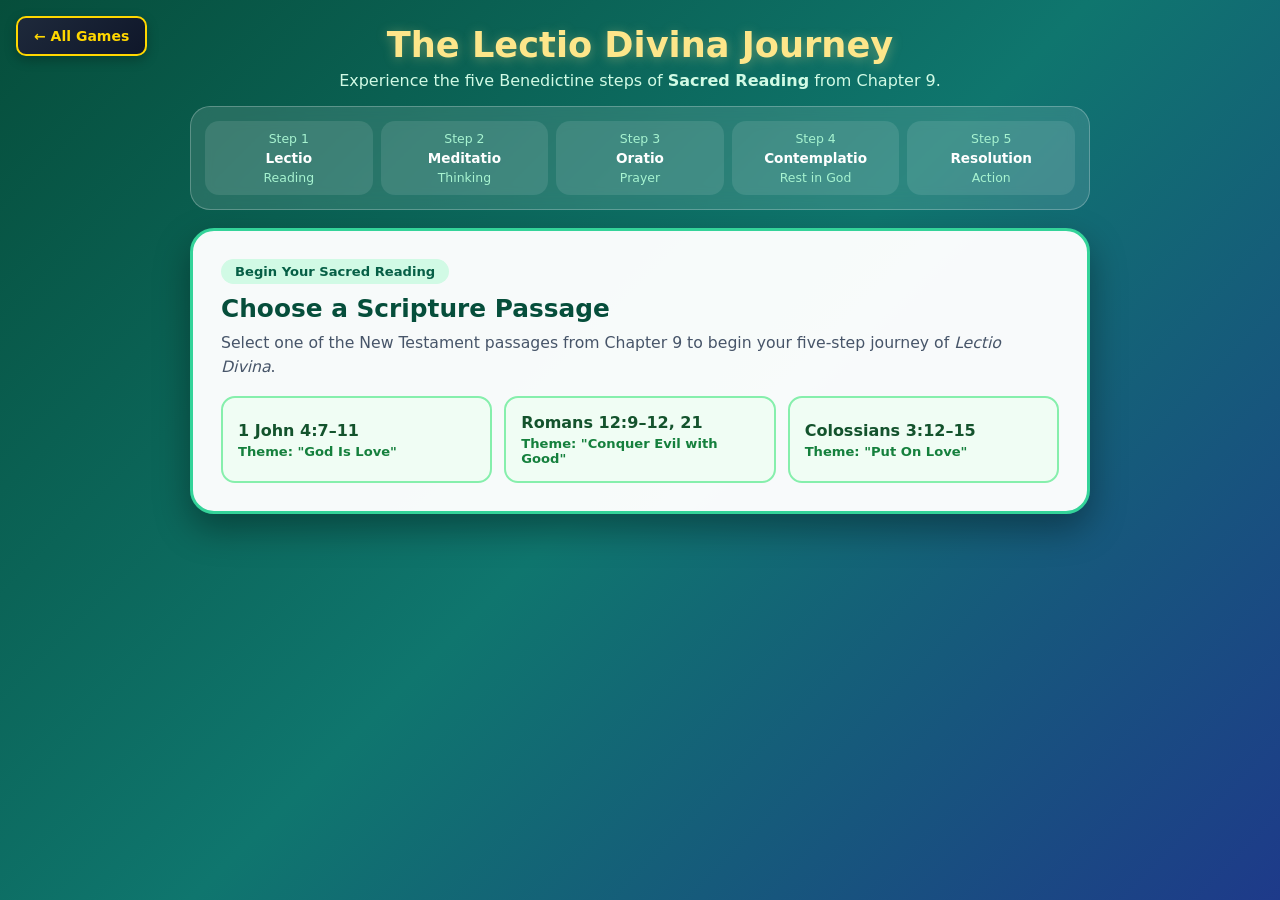
<file: ch-9-game-3-lectio-divina-journey.html>
<!DOCTYPE html>
<html lang="en">
<head>
  <meta charset="UTF-8">
  <meta name="viewport" content="width=device-width, initial-scale=1.0">
  <title>The Lectio Divina Journey - Sacred Reading</title>
  <style>
    * { box-sizing: border-box; margin: 0; padding: 0; font-family: 'Segoe UI', system-ui, sans-serif; }
    body {
      background: linear-gradient(135deg, #064e3b 0%, #0f766e 50%, #1e3a8a 100%);
      display: flex; flex-direction: column; align-items: center;
      min-height: 100vh; padding: 24px; color: #f8fafc;
    }
    .header { text-align: center; margin-bottom: 16px; max-width: 820px; animation: fadeDown 0.7s ease; }
    .header h1 {
      font-size: 2.2rem; color: #fde68a; margin-bottom: 6px;
      text-shadow: 0 2px 12px rgba(253, 230, 138, 0.35);
    }
    .header p { font-size: 1rem; color: #d1fae5; }
    .journey-wrapper { width: 100%; max-width: 900px; display: flex; flex-direction: column; gap: 18px; }
    /* 5-Stage Progress Stepper */
    .stepper-bar {
      display: grid; grid-template-columns: repeat(5, 1fr); gap: 8px;
      background: rgba(255, 255, 255, 0.12); backdrop-filter: blur(10px);
      padding: 14px; border-radius: 20px; border: 1px solid rgba(255, 255, 255, 0.25);
    }
    .step-pill {
      background: rgba(255, 255, 255, 0.1); border-radius: 14px; padding: 10px 6px;
      text-align: center; font-size: 0.78rem; color: #a7f3d0;
      transition: all 0.4s ease; display: flex; flex-direction: column; align-items: center; gap: 4px;
    }
    .step-pill strong { font-size: 0.85rem; color: #ffffff; }
    .step-pill.active {
      background: linear-gradient(135deg, #fef3c7, #fde68a); color: #78350f;
      transform: translateY(-3px); box-shadow: 0 6px 16px rgba(251, 191, 36, 0.35);
    }
    .step-pill.active strong { color: #92400e; }
    .step-pill.done {
      background: rgba(16, 185, 129, 0.35); border: 1px solid #34d399; color: #ecfdf5;
    }
    .room-card {
      background: rgba(255, 255, 255, 0.97); border-radius: 24px;
      padding: 28px; color: #1e293b; border: 3px solid #34d399;
      box-shadow: 0 15px 35px rgba(0, 0, 0, 0.35); animation: slideUp 0.45s ease;
    }
    .room-tag {
      display: inline-block; background: #d1fae5; color: #065f46;
      padding: 5px 14px; border-radius: 20px; font-size: 0.82rem;
      font-weight: 700; margin-bottom: 10px;
    }
    .room-title { font-size: 1.55rem; color: #064e3b; margin-bottom: 8px; }
    .room-desc { font-size: 0.98rem; color: #475569; margin-bottom: 18px; line-height: 1.5; }
    .passage-grid { display: grid; grid-template-columns: repeat(auto-fit, minmax(240px, 1fr)); gap: 12px; }
    .passage-btn {
      background: #f0fdf4; border: 2px solid #86efac; border-radius: 14px;
      padding: 15px; text-align: left; cursor: pointer; transition: all 0.25s ease;
    }
    .passage-btn:hover { background: #dcfce7; border-color: #16a34a; transform: translateY(-2px); }
    .passage-btn h4 { color: #14532d; margin-bottom: 4px; font-size: 1rem; }
    .passage-btn span { font-size: 0.82rem; color: #15803d; font-weight: 600; }
    /* Interactive Scripture Box */
    .scripture-box {
      background: #fffbeb; border-left: 5px solid #f59e0b; padding: 20px;
      border-radius: 12px; font-size: 1.12rem; line-height: 1.8; color: #1f2937;
      margin-bottom: 18px;
    }
    .word-token {
      display: inline-block; padding: 2px 5px; margin: 1px; border-radius: 6px;
      cursor: pointer; transition: all 0.2s ease;
    }
    .word-token:hover { background: #fde68a; }
    .word-token.selected {
      background: #f59e0b; color: white; font-weight: bold;
      transform: scale(1.06); box-shadow: 0 2px 8px rgba(245, 158, 11, 0.4);
    }
    .choice-list { display: flex; flex-direction: column; gap: 10px; margin-bottom: 18px; }
    .choice-btn {
      background: #f8fafc; border: 2px solid #cbd5e1; border-radius: 12px;
      padding: 13px 16px; text-align: left; font-size: 0.96rem; color: #1e293b;
      cursor: pointer; transition: all 0.2s ease; font-weight: 500;
    }
    .choice-btn:hover { border-color: #0d9488; background: #f0fdfa; }
    .choice-btn.picked { background: #ccfbf1; border-color: #0d9488; font-weight: 700; color: #115e59; }
    /* Contemplation Breathing Circle */
    .stillness-zone {
      display: flex; flex-direction: column; align-items: center; padding: 20px;
      background: radial-gradient(circle, #ecfdf5 0%, #d1fae5 100%);
      border-radius: 18px; margin-bottom: 18px; text-align: center;
    }
    .breath-orb {
      width: 110px; height: 110px; border-radius: 50%;
      background: radial-gradient(circle, #fde68a, #34d399);
      box-shadow: 0 0 25px rgba(52, 211, 153, 0.6);
      animation: breathePulse 6s infinite ease-in-out; margin-bottom: 14px;
      display: flex; align-items: center; justify-content: center;
      font-weight: bold; color: #064e3b; font-size: 0.9rem;
    }
    .action-btn {
      background: linear-gradient(135deg, #059669, #047857); color: white;
      border: none; padding: 12px 28px; font-size: 1rem; border-radius: 25px;
      cursor: pointer; font-weight: bold; box-shadow: 0 6px 15px rgba(4, 120, 87, 0.3);
    }
    .action-btn:disabled { background: #94a3b8; cursor: not-allowed; box-shadow: none; }
    .summary-box {
      background: #f0fdf4; border: 2px solid #86efac; border-radius: 16px;
      padding: 18px; margin: 15px 0; line-height: 1.6;
    }
    .summary-box p { margin-bottom: 8px; }
    @keyframes breathePulse { 0%, 100% { transform: scale(0.92); } 50% { transform: scale(1.16); } }
    @keyframes fadeDown { from { opacity: 0; transform: translateY(-15px); } to { opacity: 1; transform: translateY(0); } }
    @keyframes slideUp { from { opacity: 0; transform: translateY(15px); } to { opacity: 1; transform: translateY(0); } }
    @media (max-width: 650px) { .stepper-bar { grid-template-columns: 1fr; } }
  </style>
</head>
<body>
  <div class="header">
    <h1>The Lectio Divina Journey</h1>
    <p>Experience the five Benedictine steps of <strong>Sacred Reading</strong> from Chapter 9.</p>
  </div>

  <div class="journey-wrapper">
    <div class="stepper-bar" id="stepper-bar">
      <div class="step-pill" id="pill-1"><span>Step 1</span><strong>Lectio</strong><span>Reading</span></div>
      <div class="step-pill" id="pill-2"><span>Step 2</span><strong>Meditatio</strong><span>Thinking</span></div>
      <div class="step-pill" id="pill-3"><span>Step 3</span><strong>Oratio</strong><span>Prayer</span></div>
      <div class="step-pill" id="pill-4"><span>Step 4</span><strong>Contemplatio</strong><span>Rest in God</span></div>
      <div class="step-pill" id="pill-5"><span>Step 5</span><strong>Resolution</strong><span>Action</span></div>
    </div>

    <div class="room-card" id="room-container"></div>
  </div>

  <script>
    const passages = [
      {
        ref: "1 John 4:7–11",
        theme: "God Is Love",
        text: "Beloved, let us love one another, because love is of God; everyone who loves is begotten by God and knows God. Whoever is without love does not know God, for God is love. Beloved, if God so loved us, we also must love one another.",
        meditations: [
          "I picture myself showing patience and kindness to someone who feels left out.",
          "I feel grateful knowing that God loved me first before I ever earned it.",
          "I remember a time when someone's love helped me through a difficult day."
        ],
        prayers: [
          "Lord, thank You for loving me unconditionally. Teach me to share Your love with others.",
          "Jesus, soften my heart where I hold onto anger so Your love can shine through me.",
          "Holy Spirit, open my eyes today to notice someone who needs encouragement."
        ],
        resolutions: [
          "Speak a kind, encouraging word to a classmate or family member today.",
          "Pray a silent prayer of blessing for someone I find difficult to get along with.",
          "Help with a chore or task at home without being asked."
        ]
      },
      {
        ref: "Romans 12:9–12, 21",
        theme: "Conquer Evil with Good",
        text: "Let love be sincere; hate what is evil, hold on to what is good; love one another with mutual affection; anticipate one another in showing honor. Rejoice in hope, endure in affliction, persevere in prayer. Do not be conquered by evil but conquer evil with good.",
        meditations: [
          "I imagine responding to negativity with calm strength instead of arguing back.",
          "I notice the call to 'persevere in prayer' even when life feels busy or challenging.",
          "I think about how small acts of honor and respect can change the mood in a room."
        ],
        prayers: [
          "Lord, give me the courage to overcome evil with good rather than seeking payback.",
          "Father, help my love for others to be genuine and free from selfishness.",
          "Jesus, strengthen my hope when I face challenges or disappointments."
        ],
        resolutions: [
          "Refuse to join in gossip or negative talk today and steer the conversation toward good.",
          "Take five quiet minutes tonight to persevere in prayer for my family and school.",
          "Show genuine respect and gratitude to a teacher, coach, or parent today."
        ]
      },
      {
        ref: "Colossians 3:12–15",
        theme: "Put On Love",
        text: "Put on then, as God's chosen ones, holy and beloved, heartfelt compassion, kindness, humility, gentleness, and patience, bearing with one another and forgiving one another. And over all these put on love, that is, the bond of perfection. And let the peace of Christ control your hearts.",
        meditations: [
          "I picture 'putting on' kindness and patience like a coat before starting my day.",
          "I feel comforted realizing that God calls me 'holy and beloved.'",
          "I reflect on a situation where letting Christ's peace rule my heart would calm my worry."
        ],
        prayers: [
          "Christ Jesus, let Your peace rule my heart today whenever I feel anxious or rushed.",
          "Lord, clothe me in humility, gentleness, and patience toward everyone I meet.",
          "Merciful Father, help me forgive others just as You have forgiven me."
        ],
        resolutions: [
          "Pause and take a deep breath before reacting when I feel frustrated today.",
          "Let go of a grudge and forgive someone who hurt my feelings.",
          "Practice patience by listening attentively when someone is speaking to me."
        ]
      }
    ];
    let currentPassage = null, currentStage = 0;
    let chosenWord = "", chosenMeditation = "", chosenPrayer = "", chosenResolution = "";
    let breathTimer = null;

    function updateStepper() {
      for (let i = 1; i <= 5; i++) {
        const pill = document.getElementById(`pill-${i}`);
        pill.classList.remove('active', 'done');
        if (i < currentStage) pill.classList.add('done');
        if (i === currentStage) pill.classList.add('active');
      }
    }

    function renderSelectPassage() {
      currentStage = 0;
      updateStepper();
      const container = document.getElementById('room-container');
      container.innerHTML = `
        <span class="room-tag">Begin Your Sacred Reading</span>
        <h2 class="room-title">Choose a Scripture Passage</h2>
        <p class="room-desc">Select one of the New Testament passages from Chapter 9 to begin your five-step journey of <em>Lectio Divina</em>.</p>
        <div class="passage-grid">
          ${passages.map((p, idx) => `
            <button class="passage-btn" onclick="startJourney(${idx})">
              <h4>${p.ref}</h4>
              <span>Theme: "${p.theme}"</span>
            </button>
          `).join('')}
        </div>
      `;
    }

    function startJourney(idx) {
      currentPassage = passages[idx];
      chosenWord = ""; chosenMeditation = ""; chosenPrayer = ""; chosenResolution = "";
      renderStage1();
    }

    function renderStage1() {
      currentStage = 1; updateStepper();
      const words = currentPassage.text.split(' ');
      const container = document.getElementById('room-container');
      container.innerHTML = `
        <span class="room-tag">Step 1 of 5 • Lectio (Reading)</span>
        <h2 class="room-title">Read Slowly &amp; Listen (${currentPassage.ref})</h2>
        <p class="room-desc">Read the passage attentively. Click on a word or phrase that catches your attention to savor it.</p>
        <div class="scripture-box">
          ${words.map((w, i) => `<span class="word-token" id="w-${i}" onclick="pickWord(${i}, '${w.replace(/'/g, "\\'")}')">${w}</span>`).join(' ')}
        </div>
        <div style="display:flex; justify-content:space-between; align-items:center;">
          <span id="word-status" style="font-weight:600; color:#0f766e;">Click any word above to highlight it</span>
          <button class="action-btn" id="btn-s1" disabled onclick="renderStage2()">Continue to Meditatio →</button>
        </div>
      `;
    }

    function pickWord(idx, rawWord) {
      document.querySelectorAll('.word-token').forEach(el => el.classList.remove('selected'));
      document.getElementById(`w-${idx}`).classList.add('selected');
      chosenWord = rawWord.replace(/[.,;:"!?]/g, '');
      document.getElementById('word-status').textContent = `Selected word: "${chosenWord}"`;
      document.getElementById('btn-s1').disabled = false;
    }

    function renderStage2() {
      currentStage = 2; updateStepper();
      const container = document.getElementById('room-container');
      container.innerHTML = `
        <span class="room-tag">Step 2 of 5 • Meditatio (Thinking)</span>
        <h2 class="room-title">Savor &amp; Reflect on "${chosenWord}"</h2>
        <p class="room-desc">Notice what images, emotions, or memories arise as you think about this passage. Which reflection resonates most with you?</p>
        <div class="choice-list">
          ${currentPassage.meditations.map((m, i) => `
            <button class="choice-btn" id="med-${i}" onclick="pickChoice('med', ${i})">${m}</button>
          `).join('')}
        </div>
        <button class="action-btn" id="btn-s2" disabled onclick="renderStage3()">Continue to Oratio →</button>
      `;
    }

    function renderStage3() {
      currentStage = 3; updateStepper();
      const container = document.getElementById('room-container');
      container.innerHTML = `
        <span class="room-tag">Step 3 of 5 • Oratio (Prayer)</span>
        <h2 class="room-title">Speak to God as a Friend</h2>
        <p class="room-desc">Respond to what God is saying to you through ${currentPassage.ref}. Choose a prayer response to offer from your heart:</p>
        <div class="choice-list">
          ${currentPassage.prayers.map((pr, i) => `
            <button class="choice-btn" id="pray-${i}" onclick="pickChoice('pray', ${i})">${pr}</button>
          `).join('')}
        </div>
        <button class="action-btn" id="btn-s3" disabled onclick="renderStage4()">Continue to Contemplatio →</button>
      `;
    }

    function pickChoice(type, idx) {
      document.querySelectorAll('.choice-btn').forEach(b => b.classList.remove('picked'));
      document.getElementById(`${type}-${idx}`).classList.add('picked');
      if (type === 'med') { chosenMeditation = currentPassage.meditations[idx]; document.getElementById('btn-s2').disabled = false; }
      if (type === 'pray') { chosenPrayer = currentPassage.prayers[idx]; document.getElementById('btn-s3').disabled = false; }
      if (type === 'res') { chosenResolution = currentPassage.resolutions[idx]; document.getElementById('btn-s5').disabled = false; }
    }

    function renderStage4() {
      currentStage = 4; updateStepper();
      let secondsLeft = 10;
      const container = document.getElementById('room-container');
      container.innerHTML = `
        <span class="room-tag">Step 4 of 5 • Contemplatio (Contemplation)</span>
        <h2 class="room-title">Rest Quietly in God's Presence</h2>
        <p class="room-desc">There is no need to analyze or rush. Imagine Jesus looking at you with great love as you breathe slowly.</p>
        <div class="stillness-zone">
          <div class="breath-orb" id="orb-text">Breathe</div>
          <p id="still-countdown" style="font-weight:bold; color:#065f46;">Resting in stillness... (${secondsLeft}s)</p>
        </div>
        <button class="action-btn" id="btn-s4" disabled onclick="renderStage5()">Continue to Resolution →</button>
      `;
      if (breathTimer) clearInterval(breathTimer);
      breathTimer = setInterval(() => {
        secondsLeft--;
        const cd = document.getElementById('still-countdown');
        if (!cd) { clearInterval(breathTimer); return; }
        if (secondsLeft > 0) {
          cd.textContent = `Resting in stillness... (${secondsLeft}s)`;
        } else {
          clearInterval(breathTimer);
          cd.textContent = "Peace be with you. Ready for your final step.";
          document.getElementById('orb-text').textContent = "Peace";
          document.getElementById('btn-s4').disabled = false;
        }
      }, 1000);
    }

    function renderStage5() {
      currentStage = 5; updateStepper();
      const container = document.getElementById('room-container');
      container.innerHTML = `
        <span class="room-tag">Step 5 of 5 • Resolution</span>
        <h2 class="room-title">Live Out God's Word Today</h2>
        <p class="room-desc">Take an insight from your sacred reading and choose one concrete way to apply it in your daily life:</p>
        <div class="choice-list">
          ${currentPassage.resolutions.map((r, i) => `
            <button class="choice-btn" id="res-${i}" onclick="pickChoice('res', ${i})">${r}</button>
          `).join('')}
        </div>
        <button class="action-btn" id="btn-s5" disabled onclick="renderSummary()">Complete Sacred Reading</button>
      `;
    }

    function renderSummary() {
      currentStage = 6; updateStepper();
      const container = document.getElementById('room-container');
      container.innerHTML = `
        <span class="room-tag">Lectio Divina Complete</span>
        <h2 class="room-title">Your Sacred Reading Reflection Card</h2>
        <div class="summary-box">
          <p><strong>Scripture Passage:</strong> ${currentPassage.ref} ("${currentPassage.theme}")</p>
          <p><strong>1. Word That Stood Out (Lectio):</strong> "${chosenWord}"</p>
          <p><strong>2. Reflection (Meditatio):</strong> ${chosenMeditation}</p>
          <p><strong>3. Heartfelt Prayer (Oratio):</strong> "${chosenPrayer}"</p>
          <p><strong>4. Today's Resolution:</strong> ${chosenResolution}</p>
        </div>
        <button class="action-btn" onclick="renderSelectPassage()">Pray Another Passage</button>
      `;
    }

    window.addEventListener('load', renderSelectPassage);
 </script>
  <link rel="stylesheet" href="nav.css">
  <script src="nav.js"></script>
</body>
</html>
</file>
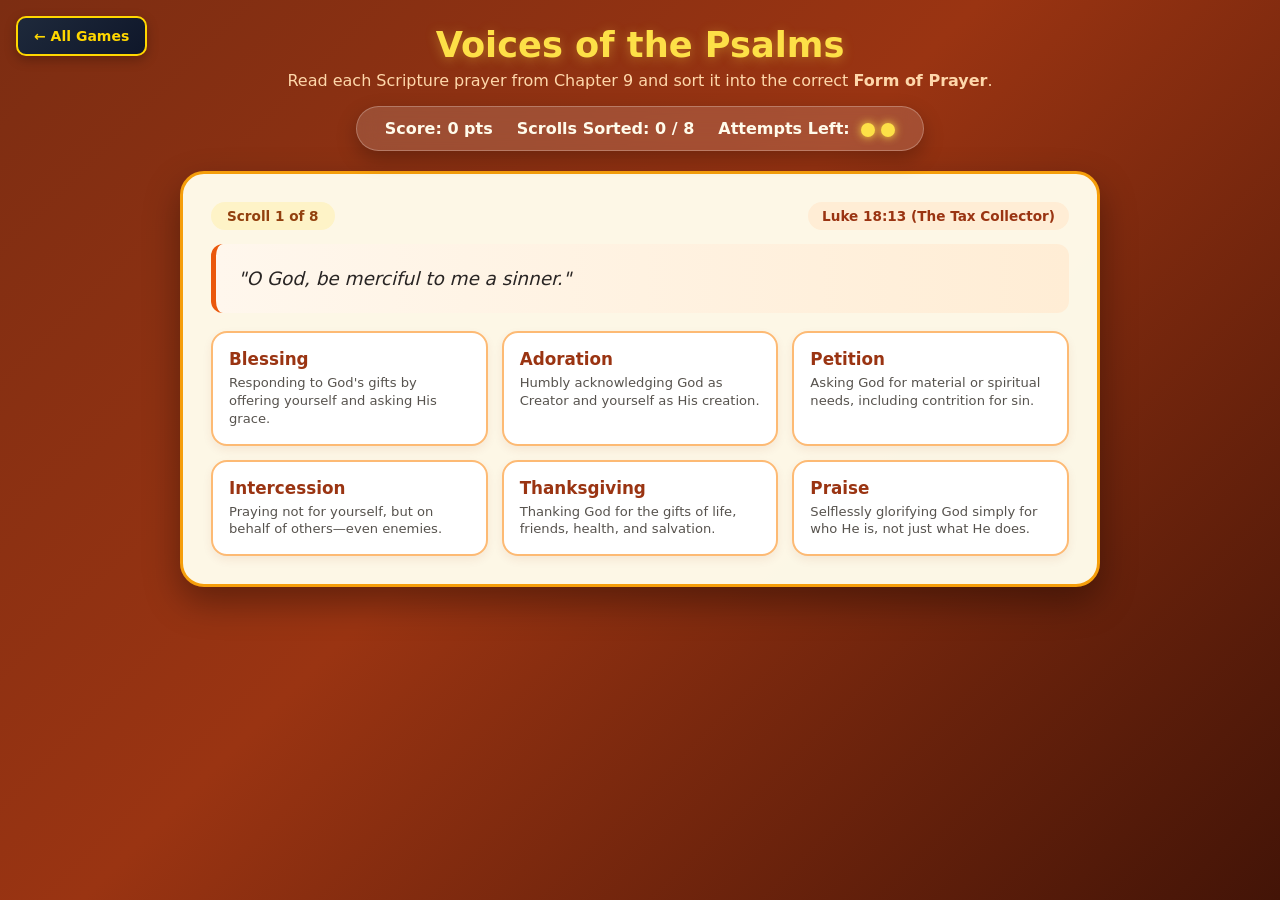
<file: ch-9-game-4-interactive-bible.html>
<!DOCTYPE html>
<html lang="en">
<head>
  <meta charset="UTF-8">
  <meta name="viewport" content="width=device-width, initial-scale=1.0">
  <title>Voices of the Psalms - Forms of Prayer</title>
  <style>
    * { box-sizing: border-box; margin: 0; padding: 0; font-family: 'Segoe UI', system-ui, sans-serif; }
    body {
      background: linear-gradient(135deg, #7c2d12 0%, #9a3412 45%, #431407 100%);
      display: flex; flex-direction: column; align-items: center;
      min-height: 100vh; padding: 24px; color: #fffbeb;
    }
    .header { text-align: center; margin-bottom: 16px; max-width: 820px; animation: fadeDown 0.7s ease; }
    .header h1 {
      font-size: 2.2rem; color: #fde047; margin-bottom: 6px;
      text-shadow: 0 2px 12px rgba(253, 224, 71, 0.35);
    }
    .header p { font-size: 1rem; color: #fed7aa; }
    .stats-bar {
      display: flex; flex-wrap: wrap; justify-content: center; gap: 24px;
      margin-bottom: 20px; background: rgba(255, 255, 255, 0.14);
      backdrop-filter: blur(10px); border: 1px solid rgba(255, 255, 255, 0.25);
      padding: 12px 28px; border-radius: 30px; font-weight: 600;
      box-shadow: 0 8px 20px rgba(0, 0, 0, 0.25);
    }
    .attempt-dots { display: inline-flex; gap: 6px; vertical-align: middle; margin-left: 6px; }
    .dot {
      width: 14px; height: 14px; border-radius: 50%; background: #fde047;
      box-shadow: 0 0 8px #fde047; transition: all 0.3s ease;
    }
    .dot.used { background: #78350f; box-shadow: none; transform: scale(0.8); }
    .game-wrapper { display: flex; flex-direction: column; gap: 20px; width: 100%; max-width: 920px; }
    /* Scroll / Verse Stage Card */
    .scroll-card {
      background: rgba(255, 251, 235, 0.98); border-radius: 24px;
      padding: 28px; border: 3px solid #f59e0b; color: #1c1917;
      box-shadow: 0 15px 35px rgba(0, 0, 0, 0.35);
    }
    .card-enter { animation: slideUpFade 0.45s ease forwards; }
    .top-meta {
      display: flex; justify-content: space-between; align-items: center;
      flex-wrap: wrap; gap: 10px; margin-bottom: 14px;
    }
    .verse-badge {
      background: #fef3c7; color: #92400e; padding: 6px 16px;
      border-radius: 20px; font-size: 0.85rem; font-weight: 700;
    }
    .source-tag {
      background: #ffedd5; color: #9a3412; padding: 6px 14px;
      border-radius: 20px; font-size: 0.85rem; font-weight: 600;
    }
    .verse-box {
      background: linear-gradient(to right, #fff7ed, #ffedd5);
      border-left: 5px solid #ea580c; padding: 20px 22px; border-radius: 12px;
      margin-bottom: 18px; font-size: 1.15rem; line-height: 1.6;
      color: #292524; font-style: italic;
    }
    .feedback-banner {
      padding: 12px 16px; border-radius: 12px; margin-bottom: 18px;
      font-weight: 600; font-size: 0.95rem; text-align: center; display: none;
    }
    .feedback-banner.error { display: block; background: #fef2f2; color: #b91c1c; border: 1px solid #fca5a5; animation: shake 0.35s ease; }
    .feedback-banner.warn { display: block; background: #fffbeb; color: #b45309; border: 1px solid #fcd34d; }
    .feedback-banner.success { display: block; background: #f0fdf4; color: #15803d; border: 1px solid #86efac; }
    /* 6 Forms of Prayer Buckets */
    .buckets-grid {
      display: grid; grid-template-columns: repeat(auto-fit, minmax(250px, 1fr));
      gap: 14px;
    }
    .bucket-btn {
      background: #ffffff; border: 2px solid #fdba74; border-radius: 16px;
      padding: 16px; text-align: left; cursor: pointer;
      transition: all 0.25s cubic-bezier(0.34, 1.56, 0.64, 1);
      display: flex; flex-direction: column; gap: 5px;
      box-shadow: 0 4px 10px rgba(154, 52, 18, 0.08);
    }
    .bucket-btn:hover:not(:disabled) {
      background: #fff7ed; border-color: #ea580c; transform: translateY(-3px);
      box-shadow: 0 8px 18px rgba(234, 88, 12, 0.2);
    }
    .bucket-btn:disabled { opacity: 0.45; cursor: not-allowed; }
    .bucket-title { font-size: 1.05rem; font-weight: 800; color: #9a3412; }
    .bucket-hint { font-size: 0.82rem; color: #57534e; line-height: 1.35; }
    /* End Summary Card */
    .end-card { display: none; text-align: center; padding: 10px; animation: slideUpFade 0.6s ease; }
    .end-card.show { display: block; }
    .end-card h2 { color: #7c2d12; font-size: 1.85rem; margin-bottom: 8px; }
    .guide-grid {
      display: grid; grid-template-columns: repeat(auto-fit, minmax(240px, 1fr));
      gap: 10px; text-align: left; margin: 16px 0;
    }
    .guide-item {
      background: #fff7ed; border-left: 4px solid #ea580c;
      padding: 10px 12px; border-radius: 8px; font-size: 0.86rem; color: #292524;
    }
    .reset-btn {
      background: linear-gradient(135deg, #ea580c, #9a3412); color: white; border: none;
      padding: 13px 30px; font-size: 1rem; border-radius: 25px; cursor: pointer;
      font-weight: bold; margin-top: 10px; box-shadow: 0 6px 15px rgba(154, 52, 18, 0.3);
    }
    .reset-btn:hover { transform: scale(1.04); }
    @keyframes fadeDown { from { opacity: 0; transform: translateY(-15px); } to { opacity: 1; transform: translateY(0); } }
    @keyframes slideUpFade { from { opacity: 0; transform: translateY(14px); } to { opacity: 1; transform: translateY(0); } }
    @keyframes shake { 0%,100%{transform:translateX(0)} 25%{transform:translateX(-6px)} 75%{transform:translateX(6px)} }
  </style>
</head>
<body>
  <div class="header">
    <h1>Voices of the Psalms</h1>
    <p>Read each Scripture prayer from Chapter 9 and sort it into the correct <strong>Form of Prayer</strong>.</p>
  </div>

  <div class="stats-bar">
    <span>Score: <span id="score-el">0</span> pts</span>
    <span>Scrolls Sorted: <span id="progress-el">0</span> / 8</span>
    <span>Attempts Left: <span class="attempt-dots" id="dots-el"></span></span>
  </div>

  <div class="game-wrapper">
    <div class="scroll-card">
      <div id="active-view" class="card-enter">
        <div class="top-meta">
          <span class="verse-badge" id="step-badge">Scroll 1 of 8</span>
          <span class="source-tag" id="source-tag">Psalm 100:4</span>
        </div>
        <div class="verse-box" id="verse-text"></div>
        <div class="feedback-banner" id="feedback-box"></div>
        <div class="buckets-grid" id="buckets-grid"></div>
      </div>

      <div class="end-card" id="end-card">
        <h2>All Scrolls Categorized!</h2>
        <p id="final-stats" style="font-weight:bold; font-size:1.1rem; color:#9a3412; margin-bottom:8px;"></p>
        <p style="font-size:0.92rem; color:#57534e;">Quick Reference Guide from Chapter 9 (pp. 323–324):</p>
        <div class="guide-grid" id="guide-grid"></div>
        <button class="reset-btn" onclick="startGame()">Sort Another Set of Scrolls</button>
      </div>
    </div>
  </div>

  <script>
    const prayerForms = [
      { name: "Blessing", hint: "Responding to God's gifts by offering yourself and asking His grace." },
      { name: "Adoration", hint: "Humbly acknowledging God as Creator and yourself as His creation." },
      { name: "Petition", hint: "Asking God for material or spiritual needs, including contrition for sin." },
      { name: "Intercession", hint: "Praying not for yourself, but on behalf of others—even enemies." },
      { name: "Thanksgiving", hint: "Thanking God for the gifts of life, friends, health, and salvation." },
      { name: "Praise", hint: "Selflessly glorifying God simply for who He is, not just what He does." }
    ];

    const prayerScrolls = [
      {
        source: "Psalm 95:6",
        verse: "\"Come, let us bow down in worship; let us kneel before the LORD who made us.\"",
        form: "Adoration",
        explanation: "Adoration humbly acknowledges that God is the loving Creator of everything and we are His creation."
      },
      {
        source: "Luke 18:13 (The Tax Collector)",
        verse: "\"O God, be merciful to me a sinner.\"",
        form: "Petition",
        explanation: "Contrition is a special type of petition in which we ask our merciful Father to forgive our sins."
      },
      {
        source: "John 11:41 (Jesus at Lazarus's Tomb)",
        verse: "\"Father, I thank you for hearing me. I know that you always hear me.\"",
        form: "Thanksgiving",
        explanation: "Jesus modeled thanksgiving out loud before raising Lazarus, reminding us every moment is a gift."
      },
      {
        source: "Psalm 150:1–2, 6",
        verse: "\"Praise the LORD in his sanctuary... Let everything that has breath praise the LORD!\"",
        form: "Praise",
        explanation: "Praise selflessly glorifies God simply for who He is and for His greatness."
      },
      {
        source: "Exodus 32:11–13 (Moses for Israel)",
        verse: "\"LORD, why should your wrath blaze up against your own people... Remember your servants Abraham, Isaac, and Israel.\"",
        form: "Intercession",
        explanation: "Moses acted as a mediator and interceded on behalf of the Chosen People rather than for his own interests."
      },
      {
        source: "Psalm 103:1–2",
        verse: "\"Bless the LORD, O my soul; and all my being, bless his holy name. Bless the LORD, O my soul, and forget not all his benefits.\"",
        form: "Blessing",
        explanation: "Because God first blessed us with many gifts, we bless God in return by praising Him and offering ourselves."
      },
      {
        source: "1 Kings 18:37 (Elijah on Mount Carmel)",
        verse: "\"Answer me, LORD! Answer me, that this people may know that you, LORD, are God.\"",
        form: "Petition",
        explanation: "In petition or supplication, we earnestly ask God to act and provide what is needed."
      },
      {
        source: "Luke 23:34 (Jesus on the Cross)",
        verse: "\"Father, forgive them, they know not what they do.\"",
        form: "Intercession",
        explanation: "Praying for those who cause us harm or whom we count as enemies is the highest example of intercessory mercy."
      }
    ];
    let deck = [], currentIdx = 0, wrongThisCard = [];
    let score = 0, attemptsLeft = 2, locked = false;

    function shuffle(arr) {
      const copy = [...arr];
      for (let i = copy.length - 1; i > 0; i--) {
        const j = Math.floor(Math.random() * (i + 1));
        [copy[i], copy[j]] = [copy[j], copy[i]];
      }
      return copy;
    }

    function startGame() {
      deck = shuffle(prayerScrolls);
      currentIdx = 0; score = 0; locked = false;
      document.getElementById('active-view').style.display = 'block';
      document.getElementById('end-card').classList.remove('show');
      loadScroll();
    }

    function renderDots() {
      const el = document.getElementById('dots-el');
      el.innerHTML = '';
      for (let i = 0; i < 2; i++) {
        const span = document.createElement('span');
        span.className = 'dot' + (i >= attemptsLeft ? ' used' : '');
        el.appendChild(span);
      }
    }

    function renderBuckets() {
      const grid = document.getElementById('buckets-grid');
      grid.innerHTML = '';
      prayerForms.forEach(f => {
        const btn = document.createElement('button');
        btn.className = 'bucket-btn';
        btn.disabled = wrongThisCard.includes(f.name) || locked;
        btn.innerHTML = `<span class="bucket-title">${f.name}</span><span class="bucket-hint">${f.hint}</span>`;
        btn.onclick = () => checkChoice(f.name);
        grid.appendChild(btn);
      });
    }

    function loadScroll() {
      locked = false;
      wrongThisCard = [];
      attemptsLeft = 2;

      const view = document.getElementById('active-view');
      view.classList.remove('card-enter');
      void view.offsetWidth;
      view.classList.add('card-enter');

      const item = deck[currentIdx];
      document.getElementById('step-badge').textContent = `Scroll ${currentIdx + 1} of ${deck.length}`;
      document.getElementById('source-tag').textContent = item.source;
      document.getElementById('verse-text').textContent = item.verse;
      document.getElementById('feedback-box').style.display = 'none';

      renderBuckets();
      updateStats();
    }

    function checkChoice(chosenForm) {
      if (locked) return;
      const item = deck[currentIdx];
      const fb = document.getElementById('feedback-box');

      if (chosenForm === item.form) {
        locked = true;
        const pts = attemptsLeft === 2 ? 15 : 10;
        score += pts;
        fb.className = 'feedback-banner success';
        fb.textContent = `Correct (${item.form})! ${item.explanation} (+${pts} pts)`;
        fb.style.display = 'block';
        renderBuckets(); updateStats();
        nextTurn(2000);
      } else {
        attemptsLeft--;
        wrongThisCard.push(chosenForm);
        updateStats();

        if (attemptsLeft > 0) {
          fb.className = 'feedback-banner error';
          fb.textContent = `Not quite ${chosenForm}. Read the verse closely — 1 attempt left!`;
          fb.style.display = 'block';
          renderBuckets();
        } else {
          locked = true;
          fb.className = 'feedback-banner warn';
          fb.textContent = `Out of attempts! That is ${item.form}: ${item.explanation}`;
          fb.style.display = 'block';
          renderBuckets();
          nextTurn(2600);
        }
      }
    }

    function nextTurn(delay) {
      currentIdx++;
      if (currentIdx < deck.length) {
        setTimeout(loadScroll, delay);
      } else {
        setTimeout(showSummary, delay);
      }
    }

    function updateStats() {
      document.getElementById('score-el').textContent = score;
      document.getElementById('progress-el').textContent = currentIdx;
      renderDots();
    }

    function showSummary() {
      document.getElementById('progress-el').textContent = deck.length;
      document.getElementById('active-view').style.display = 'none';
      document.getElementById('final-stats').textContent =
        `Final Score: ${score} out of ${deck.length * 15} points`;

      const guide = document.getElementById('guide-grid');
      guide.innerHTML = prayerForms.map(f =>
        `<div class="guide-item"><strong>${f.name}:</strong> ${f.hint}</div>`
      ).join('');

      document.getElementById('end-card').classList.add('show');
    }

    window.addEventListener('load', startGame);
 </script>
  <link rel="stylesheet" href="nav.css">
  <script src="nav.js"></script>
</body>
</html>
</file>
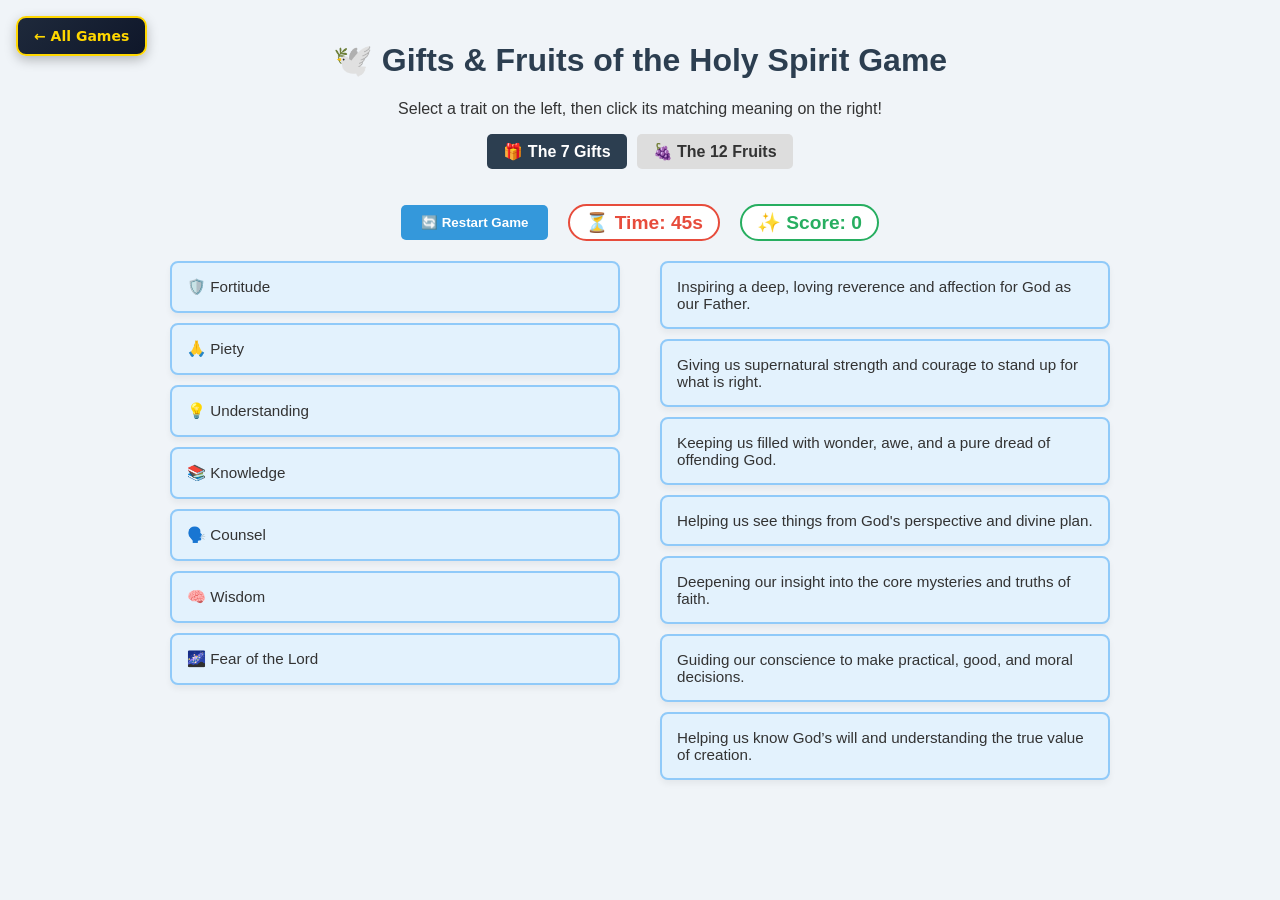
<file: ch-9-game-5-holy_spirit_gifts-fruits.html>
<!DOCTYPE html>
<html lang="en">
<head>
    <meta charset="UTF-8">
    <meta name="viewport" content="width=device-width, initial-scale=1.0">
    <title>Holy Spirit Gifts & Fruits Game</title>
    <style>
        :root {
            --bg-color: #f0f4f8;
            --card-gift: #e3f2fd;
            --card-gift-border: #90caf9;
            --card-fruit: #e8f5e9;
            --card-fruit-border: #a5d6a7;
            --correct-color: #c8e6c9;
            --wrong-color: #ffcdd2;
            --text-color: #333;
        }
        body {
            font-family: 'Segoe UI', Tahoma, Geneva, Verdana, sans-serif;
            background-color: var(--bg-color);
            color: var(--text-color);
            margin: 0;
            padding: 20px;
            display: flex;
            flex-direction: column;
            align-items: center;
        }
        h1 { color: #2c3e50; margin-bottom: 5px; text-align: center; }
        .controls {
            display: flex;
            gap: 20px;
            margin: 20px 0;
            font-size: 1.2rem;
            align-items: center;
        }
        .btn {
            background-color: #3498db;
            color: white;
            border: none;
            padding: 10px 20px;
            border-radius: 5px;
            cursor: pointer;
            font-weight: bold;
            transition: background 0.2s;
        }
        .btn:hover { background-color: #2980b9; }
        .timer { font-weight: bold; color: #e74c3c; background: white; padding: 5px 15px; border-radius: 20px; border: 2px solid #e74c3c; }
        .score { font-weight: bold; color: #27ae60; background: white; padding: 5px 15px; border-radius: 20px; border: 2px solid #27ae60; }
        .game-container {
            display: flex;
            gap: 40px;
            max-width: 1000px;
            width: 100%;
            justify-content: center;
        }
        .column {
            display: flex;
            flex-direction: column;
            gap: 10px;
            width: 45%;
        }
        .card {
            background: white;
            padding: 15px;
            border-radius: 8px;
            box-shadow: 0 4px 6px rgba(0,0,0,0.05);
            cursor: pointer;
            user-select: none;
            transition: all 0.2s ease;
            border: 2px solid transparent;
            font-size: 0.95rem;
        }
        .card:hover {
            transform: translateY(-2px);
            box-shadow: 0 6px 12px rgba(0,0,0,0.1);
        }
        .card.gift { background-color: var(--card-gift); border-color: var(--card-gift-border); }
        .card.fruit { background-color: var(--card-fruit); border-color: var(--card-fruit-border); }
        .card.selected { border-color: #9b59b6; background-color: #f3e5f5; transform: scale(1.02); }
        .card.correct { background-color: var(--correct-color) !important; border-color: #4caf50 !important; cursor: default; pointer-events: none; opacity: 0.6; }
        .card.wrong { background-color: var(--wrong-color) !important; border-color: #f44336 !important; animation: shake 0.3s; }
        @keyframes shake {
            0%, 100% { transform: translateX(0); }
            25% { transform: translateX(-5px); }
            75% { transform: translateX(5px); }
        }
        .modal {
            display: none;
            position: fixed;
            top: 0; left: 0; width: 100%; height: 100%;
            background: rgba(0,0,0,0.5);
            justify-content: center;
            align-items: center;
            z-index: 10;
        }
        .modal-content {
            background: white;
            padding: 30px;
            border-radius: 12px;
            text-align: center;
            max-width: 400px;
            width: 90%;
            box-shadow: 0 10px 25px rgba(0,0,0,0.2);
        }
        .tabs { display: flex; gap: 10px; margin-bottom: 15px; }
        .tab {
            padding: 8px 16px;
            background: #ddd;
            border-radius: 5px;
            cursor: pointer;
            font-weight: bold;
        }
        .tab.active { background: #2c3e50; color: white; }
    </style>
</head>
<body>

    <h1>🕊️ Gifts & Fruits of the Holy Spirit Game</h1>
    <p>Select a trait on the left, then click its matching meaning on the right!</p>

    <div class="tabs">
        <div class="tab active" onclick="switchMode('gifts')">🎁 The 7 Gifts</div>
        <div class="tab" onclick="switchMode('fruits')">🍇 The 12 Fruits</div>
    </div>

    <div class="controls">
        <button class="btn" onclick="startGame()">🔄 Restart Game</button>
        <div class="timer">⏳ Time: <span id="timer-val">60</span>s</div>
        <div class="score">✨ Score: <span id="score-val">0</span></div>
    </div>

    <div class="game-container">
        <div class="column" id="left-col"></div>
        <div class="column" id="right-col"></div>
    </div>

    <div class="modal" id="result-modal">
        <div class="modal-content">
            <h2 id="modal-title">🎉 Game Over!</h2>
            <p id="modal-desc"></p>
            <button class="btn" onclick="closeModal()">Play Again</button>
        </div>
    </div>

    <script>
        const giftsData = [
            { item: "🧠 Wisdom", desc: "Helping us see things from God's perspective and divine plan." },
            { item: "💡 Understanding", desc: "Deepening our insight into the core mysteries and truths of faith." },
            { item: "🗣️ Counsel", desc: "Guiding our conscience to make practical, good, and moral decisions." },
            { item: "🛡️ Fortitude", desc: "Giving us supernatural strength and courage to stand up for what is right." },
            { item: "📚 Knowledge", desc: "Helping us know God’s will and understanding the true value of creation." },
            { item: "🙏 Piety", desc: "Inspiring a deep, loving reverence and affection for God as our Father." },
            { item: "🌌 Fear of the Lord", desc: "Keeping us filled with wonder, awe, and a pure dread of offending God." }
        ];

        const fruitsData = [
            { item: "❤️ Charity", desc: "Infusing a divine love to value God above all things and care for neighbor." },
            { item: "☀️ Joy", desc: "A deep-down, lasting happiness that remains steady regardless of circumstances." },
            { item: "🕊️ Peace", desc: "A tranquil and calm heart that completely trusts God instead of worrying." },
            { item: "⏳ Patience", desc: "Enduring trials, hardships, and delays calmly without getting angry." },
            { item: "🤝 Kindness", desc: "Being warm-hearted, friendly, generous, and deeply considerate to everyone." },
            { item: "🌟 Goodness", desc: "Actively choosing to do what is right, honorable, and pure in behavior." },
            { item: "⚓ Longanimity", desc: "The quiet endurance of long-lasting difficulties or delayed promises." },
            { item: "🌱 Mildness", desc: "Being tender, gentle, humble, and calm instead of reacting with harshness." },
            { item: "💎 Faith", desc: "Firmly believing all the truths God has revealed with absolute loyalty." },
            { item: "🧼 Modesty", desc: "Behaving, speaking, and dressing cleanly to guard purity and show respect." },
            { item: "🛡️ Continency", desc: "Resisting temporary physical temptations and maintaining total self-control." },
            { item: "🤍 Chastity", desc: "Successfully integrating human sexuality perfectly according to your state in life." }
        ];

        let currentMode = 'gifts';
        let selectedLeft = null;
        let score = 0;
        let timer = 60;
        let timerInterval = null;
        let gameActive = false;

        function shuffle(array) {
            return array.map(a => ({ sort: Math.random(), value: a }))
                .sort((a, b) => a.sort - b.sort)
                .map(a => a.value);
        }

        function switchMode(mode) {
            currentMode = mode;
            document.querySelectorAll('.tab').forEach(t => t.classList.remove('active'));
            event.target.classList.add('active');
            startGame();
        }

        function startGame() {
            clearInterval(timerInterval);
            score = 0;
            timer = currentMode === 'gifts' ? 45 : 90;
            selectedLeft = null;
            gameActive = true;
            document.getElementById('score-val').innerText = score;
            document.getElementById('timer-val').innerText = timer;

            const data = currentMode === 'gifts' ? giftsData : fruitsData;
            const leftData = shuffle([...data]);
            const rightData = shuffle([...data]);

            const leftCol = document.getElementById('left-col');
            const rightCol = document.getElementById('right-col');
            leftCol.innerHTML = '';
            rightCol.innerHTML = '';

            leftData.forEach((d, idx) => {
                const div = document.createElement('div');
                div.className = `card ${currentMode === 'gifts' ? 'gift' : 'fruit'}`;
                div.innerText = d.item;
                div.dataset.id = d.item;
                div.onclick = () => selectLeftCard(div);
                leftCol.appendChild(div);
            });

            rightData.forEach((d, idx) => {
                const div = document.createElement('div');
                div.className = `card ${currentMode === 'gifts' ? 'gift' : 'fruit'}`;
                div.innerText = d.desc;
                div.dataset.match = d.item;
                div.onclick = () => selectRightCard(div);
                rightCol.appendChild(div);
            });

            timerInterval = setInterval(() => {
                timer--;
                document.getElementById('timer-val').innerText = timer;
                if (timer <= 0) {
                    endGame(false);
                }
            }, 1000);
        }

        function selectLeftCard(card) {
            if (!gameActive || card.classList.contains('correct')) return;
            document.querySelectorAll('#left-col .card').forEach(c => c.classList.remove('selected'));
            card.classList.add('selected');
            selectedLeft = card;
        }

        function selectRightCard(card) {
            if (!gameActive || !selectedLeft || card.classList.contains('correct')) return;

            if (selectedLeft.dataset.id === card.dataset.match) {
                selectedLeft.classList.remove('selected');
                selectedLeft.classList.add('correct');
                card.classList.add('correct');
                selectedLeft = null;
                score += 10;
                document.getElementById('score-val').innerText = score;

                const totalNeeded = currentMode === 'gifts' ? giftsData.length : fruitsData.length;
                if (document.querySelectorAll('.card.correct').length === totalNeeded * 2) {
                    endGame(true);
                }
            } else {
                card.classList.add('wrong');
                selectedLeft.classList.add('wrong');
                setTimeout(() => {
                    card.classList.remove('wrong');
                    if(selectedLeft) selectedLeft.classList.remove('wrong');
                }, 3000);
            }
        }

        function endGame(won) {
            gameActive = false;
            clearInterval(timerInterval);
            const modal = document.getElementById('result-modal');
            const title = document.getElementById('modal-title');
            const desc = document.getElementById('modal-desc');

            if (won) {
                title.innerText = "🎉 Amazing Job!";
                desc.innerText = `You successfully matched all the items for the ${currentMode}! 
Final Score: ${score} points with ${timer}s remaining!`;
            } else {
                title.innerText = "⏳ Time's Up!";
                desc.innerText = `Keep practicing! You scored ${score} points. Try again to beat the clock!`;
            }
            modal.style.display = 'flex';
        }

        function closeModal() {
            document.getElementById('result-modal').style.display = 'none';
            startGame();
        }

        window.onload = startGame;
   </script>
  <link rel="stylesheet" href="nav.css">
  <script src="nav.js"></script>
</body>
</html>
</file>
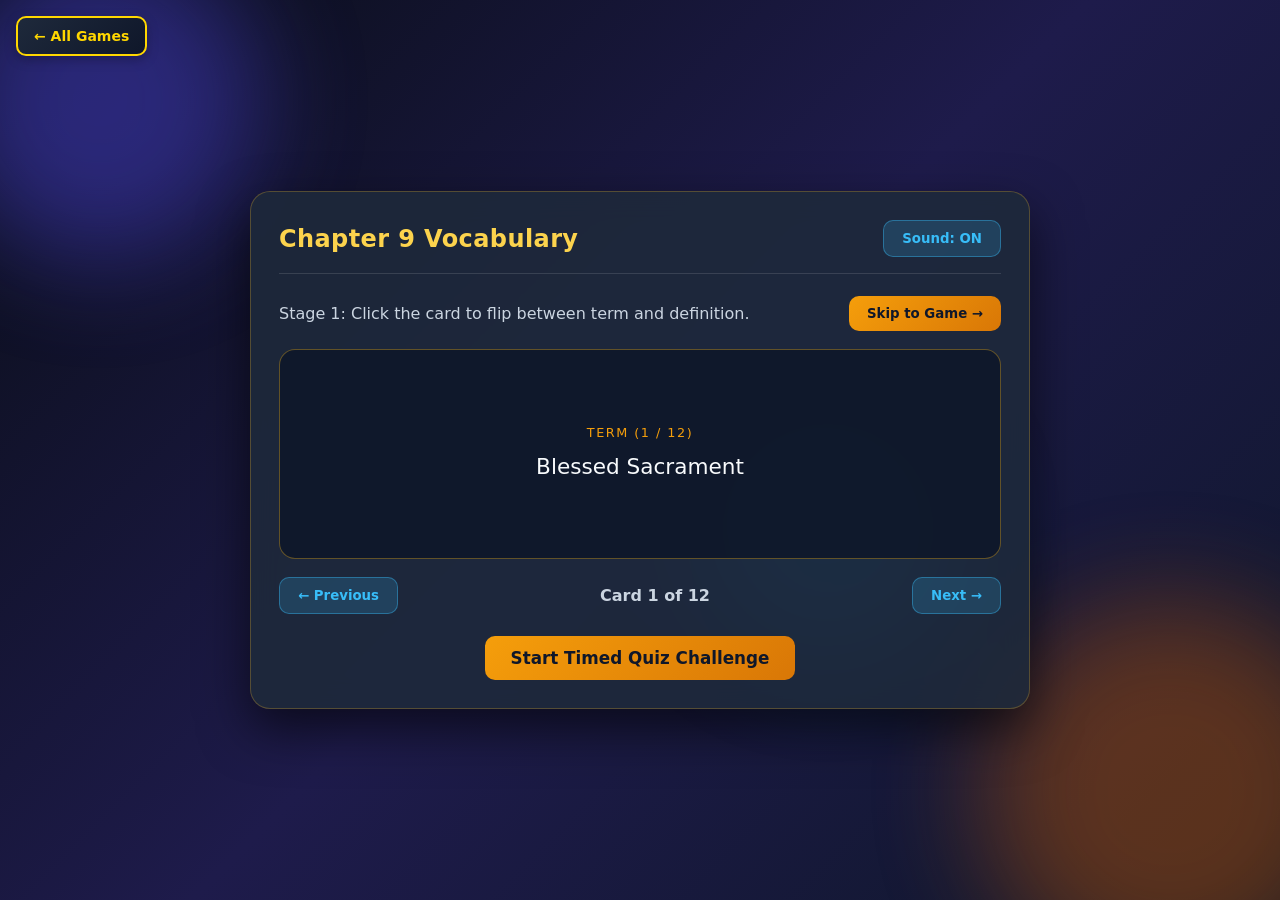
<file: ch-9-game-6-vocabulary-flash.html>
<!DOCTYPE html>
<html lang="en">
<head>
<meta charset="UTF-8">
<meta name="viewport" content="width=device-width, initial-scale=1.0">
<title>Chapter 9 Vocabulary Challenge</title>
<style>
  :root {
    --bg-dark: #0f172a;
    --bg-card: rgba(30, 41, 59, 0.88);
    --gold: #f59e0b;
    --gold-light: #fcd34d;
    --text-main: #f8fafc;
    --text-muted: #cbd5e1;
    --accent-blue: #38bdf8;
    --success: #10b981;
    --danger: #ef4444;
  }
  * { box-sizing: border-box; margin: 0; padding: 0; font-family: system-ui, -apple-system, sans-serif; }
  body {
    background: linear-gradient(135deg, #090d16 0%, #1e1b4b 50%, #0f172a 100%);
    color: var(--text-main);
    min-height: 100vh;
    overflow-x: hidden;
    display: flex;
    justify-content: center;
    align-items: center;
    padding: 20px;
    position: relative;
  }
  .bg-canvas {
    position: fixed;
    top: 0; left: 0; width: 100%; height: 100%;
    pointer-events: none;
    z-index: 0;
    overflow: hidden;
  }
  .orb {
    position: absolute;
    border-radius: 50%;
    filter: blur(55px);
    opacity: 0.45;
    animation: floatOrb 16s infinite alternate ease-in-out;
  }
  .orb-1 { width: 320px; height: 320px; background: #4f46e5; top: -60px; left: -60px; }
  .orb-2 { width: 380px; height: 380px; background: #b45309; bottom: -80px; right: -80px; animation-delay: -5s; }
  .orb-3 { width: 250px; height: 250px; background: #0284c7; top: 45%; left: 55%; animation-delay: -10s; }
  .particle {
    position: absolute;
    bottom: -20px;
    background: radial-gradient(circle, #fde68a, transparent);
    border-radius: 50%;
    animation: riseUp linear infinite;
  }
  @keyframes floatOrb {
    0% { transform: translate(0, 0) scale(1); }
    100% { transform: translate(45px, 35px) scale(1.15); }
  }
  @keyframes riseUp {
    0% { transform: translateY(0) scale(1); opacity: 0; }
    20% { opacity: 0.8; }
    80% { opacity: 0.6; }
    100% { transform: translateY(-105vh) scale(0.3); opacity: 0; }
  }
  .container {
    position: relative;
    z-index: 2;
    width: 100%;
    max-width: 780px;
    background: var(--bg-card);
    backdrop-filter: blur(14px);
    border: 1px solid rgba(251, 191, 36, 0.25);
    border-radius: 20px;
    padding: 28px;
    box-shadow: 0 20px 50px rgba(0, 0, 0, 0.6);
  }
  header {
    display: flex;
    justify-content: space-between;
    align-items: center;
    flex-wrap: wrap;
    gap: 12px;
    border-bottom: 1px solid rgba(255, 255, 255, 0.12);
    padding-bottom: 16px;
    margin-bottom: 22px;
  }
  h1 { font-size: 1.5rem; color: var(--gold-light); letter-spacing: 0.4px; }
  .hud { display: flex; gap: 14px; align-items: center; font-weight: 600; font-size: 0.95rem; }
  .badge {
    background: rgba(15, 23, 42, 0.75);
    border: 1px solid rgba(255, 255, 255, 0.15);
    padding: 6px 12px;
    border-radius: 10px;
  }
  .btn {
    background: linear-gradient(135deg, var(--gold), #d97706);
    color: #0f172a;
    border: none;
    padding: 10px 18px;
    border-radius: 10px;
    font-weight: 700;
    cursor: pointer;
    transition: transform 0.15s, box-shadow 0.15s;
  }
  .btn:hover { transform: translateY(-2px); box-shadow: 0 6px 18px rgba(245, 158, 11, 0.4); }
  .btn-secondary {
    background: rgba(56, 189, 248, 0.18);
    color: var(--accent-blue);
    border: 1px solid rgba(56, 189, 248, 0.4);
  }
  .hidden { display: none !important; }
  .flashcard-wrap { perspective: 1000px; margin: 18px 0; }
  .flashcard {
    width: 100%;
    min-height: 210px;
    background: rgba(15, 23, 42, 0.85);
    border: 1px solid rgba(251, 191, 36, 0.35);
    border-radius: 16px;
    padding: 28px;
    display: flex;
    flex-direction: column;
    justify-content: center;
    align-items: center;
    text-align: center;
    cursor: pointer;
    transition: transform 0.3s, border-color 0.3s;
  }
  .flashcard:hover { border-color: var(--gold-light); transform: scale(1.01); }
  .fc-label { font-size: 0.8rem; text-transform: uppercase; letter-spacing: 1.5px; color: var(--gold); margin-bottom: 10px; }
  .fc-content { font-size: 1.35rem; line-height: 1.55; }
  .controls { display: flex; justify-content: space-between; align-items: center; gap: 10px; flex-wrap: wrap; margin-top: 16px; }
  .question-box {
    background: rgba(15, 23, 42, 0.75);
    border-left: 4px solid var(--gold);
    padding: 20px;
    border-radius: 12px;
    font-size: 1.15rem;
    line-height: 1.55;
    margin-bottom: 20px;
  }
  .options-grid { display: grid; grid-template-columns: repeat(auto-fit, minmax(260px, 1fr)); gap: 12px; }
  .option-btn {
    background: rgba(30, 41, 59, 0.95);
    border: 1px solid rgba(255, 255, 255, 0.16);
    color: var(--text-main);
    padding: 15px 18px;
    border-radius: 12px;
    text-align: left;
    font-size: 1.05rem;
    font-weight: 600;
    cursor: pointer;
    transition: all 0.15s;
  }
  .option-btn:hover { background: rgba(51, 65, 85, 0.95); border-color: var(--gold); }
  .option-btn.correct { background: rgba(16, 185, 129, 0.25); border-color: var(--success); color: #6ee7b7; }
  .option-btn.wrong { background: rgba(239, 68, 68, 0.25); border-color: var(--danger); color: #fca5a5; }
  .overlay {
    position: fixed;
    inset: 0;
    background: rgba(9, 13, 22, 0.92);
    z-index: 20;
    display: flex;
    justify-content: center;
    align-items: center;
    padding: 20px;
  }
  .modal {
    background: #1e293b;
    border: 2px solid var(--danger);
    border-radius: 18px;
    padding: 32px;
    max-width: 460px;
    width: 100%;
    text-align: center;
  }
  .countdown { font-size: 3rem; font-weight: 800; color: var(--gold-light); margin: 14px 0; }
  .status-msg { min-height: 24px; margin-top: 12px; font-weight: 600; color: var(--gold-light); text-align: center; }
</style>
</head>
<body>
<div class="bg-canvas" id="bgCanvas">
  <div class="orb orb-1"></div>
  <div class="orb orb-2"></div>
  <div class="orb orb-3"></div>
</div>

<div class="container">
  <header>
    <h1>Chapter 9 Vocabulary</h1>
    <div class="hud">
      <button class="btn btn-secondary" id="soundToggle">Sound: ON</button>
      <div class="badge hidden" id="timerBadge">Time: 0.0s</div>
      <div class="badge hidden" id="livesBadge">Free Mistakes: 2</div>
    </div>
  </header>

  <section id="studyStage">
    <div style="display:flex; justify-content:space-between; align-items:center; flex-wrap:wrap; gap:10px;">
      <p style="color:var(--text-muted);">Stage 1: Click the card to flip between term and definition.</p>
      <button class="btn" id="skipToGameBtn">Skip to Game &rarr;</button>
    </div>
    <div class="flashcard-wrap">
      <div class="flashcard" id="flashcard">
        <div class="fc-label" id="fcSide">TERM (1 / 12)</div>
        <div class="fc-content" id="fcText"></div>
      </div>
    </div>
    <div class="controls">
      <button class="btn btn-secondary" id="prevCardBtn">&larr; Previous</button>
      <span id="cardCounter" style="color:var(--text-muted); font-weight:600;">Card 1 of 12</span>
      <button class="btn btn-secondary" id="nextCardBtn">Next &rarr;</button>
    </div>
    <div style="text-align:center; margin-top:22px;">
      <button class="btn" id="startGameBtn" style="font-size:1.05rem; padding:12px 26px;">Start Timed Quiz Challenge</button>
    </div>
  </section>

  <section id="gameStage" class="hidden">
    <div style="display:flex; justify-content:space-between; margin-bottom:10px; color:var(--text-muted); font-weight:600;">
      <span id="progressText">Question 1 of 12</span>
      <span>Single-click only! Multi-clicking triggers a penalty.</span>
    </div>
    <div class="question-box" id="questionText"></div>
    <div class="options-grid" id="optionsGrid"></div>
    <div class="status-msg" id="feedbackMsg"></div>
  </section>

  <section id="winStage" class="hidden" style="text-align:center; padding:16px 0;">
    <h2 style="font-size:2rem; color:var(--success); margin-bottom:10px;">Challenge Completed!</h2>
    <p style="font-size:1.15rem; color:var(--text-muted); margin-bottom:18px;">You matched all 12 Chapter 9 vocabulary terms.</p>
    <div class="badge" style="display:inline-block; font-size:1.4rem; padding:12px 24px; margin-bottom:22px;" id="finalTimeText">Total Time: 0.0s</div>
    <div style="display:flex; justify-content:center; gap:12px; flex-wrap:wrap;">
      <button class="btn btn-secondary" id="backToStudyBtn">Review Flashcards</button>
      <button class="btn" id="playAgainBtn">Play Again (New Order)</button>
    </div>
  </section>
</div>

<div class="overlay hidden" id="penaltyOverlay">
  <div class="modal">
    <h2 style="color:var(--danger); font-size:1.6rem; margin-bottom:8px;">Game Over &amp; Penalty Pause!</h2>
    <p id="penaltyReason" style="color:var(--text-muted); line-height:1.5;">You exceeded your free mistakes or multi-clicked.</p>
    <div class="countdown" id="countdownDisplay">15</div>
    <p style="font-size:0.9rem; color:var(--text-muted); margin-bottom:16px;">Please wait 15 seconds before restarting.</p>
    <button class="btn hidden" id="restartAfterPenaltyBtn">Restart Game</button>
  </div>
</div>
<script>
const VOCAB = [
  { term: "Blessed Sacrament", def: "The name given to the Holy Eucharist, especially the consecrated elements reserved in the tabernacle for adoration, or for the sick." },
  { term: "contemplative prayer", def: "Wordless prayer wherein a person's mind and heart rest in God's goodness and majesty." },
  { term: "contrition", def: "Heartfelt sorrow and aversion for sins committed along with the intention of sinning no more; necessary for receiving the Sacrament of Penance." },
  { term: "icon", def: "A holy image you gaze at, putting yourself in the presence of the holy person or mystery it portrays." },
  { term: "Jesus Prayer", def: "A short, formulaic prayer to Jesus or about Jesus that is said repeatedly, originating with the Desert Fathers in the fifth century." },
  { term: "lectio divina", def: "Literally 'sacred reading'; a prayerful way to read the Bible or other sacred writings." },
  { term: "litany", def: "From the Greek word litaneia meaning 'prayer or supplication,' a form of prayer used in liturgies that includes prayers with responses." },
  { term: "Liturgy of the Hours", def: "The official daily prayer of the Church, also known as the Divine Office, consisting of prayers, Scripture, and reflections throughout the day." },
  { term: "monasticism", def: "A way of Christian life that stresses communal worship along with private prayer, silence, poverty, chastity, and obedience." },
  { term: "novena", def: "From the Latin word for 'nine,' a set of prayers prayed over nine days in order to obtain special graces or petition for intentions." },
  { term: "Psalter", def: "A name for the Book of Psalms or a collection of psalms for liturgical or devotional use." },
  { term: "votive candle", def: "A prayer candle typically placed before a statue of Jesus, the Virgin Mary, or a saint and lit for a prayer intention." }
];

// Create floating background light particles
const bgCanvas = document.getElementById("bgCanvas");
for (let i = 0; i < 28; i++) {
  const p = document.createElement("div");
  p.className = "particle";
  const size = Math.random() * 8 + 4;
  p.style.width = size + "px";
  p.style.height = size + "px";
  p.style.left = Math.random() * 100 + "%";
  p.style.animationDuration = (Math.random() * 10 + 8) + "s";
  p.style.animationDelay = (Math.random() * 10) + "s";
  bgCanvas.appendChild(p);
}

// Web Audio API Sound Effects
let soundEnabled = true;
const audioCtx = new (window.AudioContext || window.webkitAudioContext)();
function playTone(freq, type, duration, delay = 0) {
  if (!soundEnabled) return;
  if (audioCtx.state === "suspended") audioCtx.resume();
  const osc = audioCtx.createOscillator();
  const gain = audioCtx.createGain();
  osc.type = type;
  osc.frequency.setValueAtTime(freq, audioCtx.currentTime + delay);
  gain.gain.setValueAtTime(0.15, audioCtx.currentTime + delay);
  gain.gain.exponentialRampToValueAtTime(0.001, audioCtx.currentTime + delay + duration);
  osc.connect(gain);
  gain.connect(audioCtx.destination);
  osc.start(audioCtx.currentTime + delay);
  osc.stop(audioCtx.currentTime + delay + duration);
}
const sfx = {
  flip: () => playTone(520, "sine", 0.12),
  correct: () => { playTone(587.33, "triangle", 0.15); playTone(880, "triangle", 0.25, 0.12); },
  warn: () => { playTone(260, "sawtooth", 0.2); playTone(210, "sawtooth", 0.25, 0.15); },
  gameover: () => { playTone(220, "sawtooth", 0.25); playTone(185, "sawtooth", 0.25, 0.2); playTone(140, "sawtooth", 0.45, 0.4); },
  win: () => { playTone(523.25, "triangle", 0.15); playTone(659.25, "triangle", 0.15, 0.14); playTone(783.99, "triangle", 0.15, 0.28); playTone(1046.5, "triangle", 0.35, 0.42); }
};

document.getElementById("soundToggle").onclick = (e) => {
  soundEnabled = !soundEnabled;
  e.target.textContent = "Sound: " + (soundEnabled ? "ON" : "OFF");
};

// Flashcards Logic
let cardIdx = 0;
let showingDef = false;
function renderCard() {
  const item = VOCAB[cardIdx];
  document.getElementById("fcSide").textContent = (showingDef ? "DEFINITION" : "TERM") + ` (${cardIdx + 1} / ${VOCAB.length})`;
  document.getElementById("fcText").textContent = showingDef ? item.def : item.term;
  document.getElementById("cardCounter").textContent = `Card ${cardIdx + 1} of ${VOCAB.length}`;
}
document.getElementById("flashcard").onclick = () => { showingDef = !showingDef; sfx.flip(); renderCard(); };
document.getElementById("prevCardBtn").onclick = () => { cardIdx = (cardIdx - 1 + VOCAB.length) % VOCAB.length; showingDef = false; sfx.flip(); renderCard(); };
document.getElementById("nextCardBtn").onclick = () => { cardIdx = (cardIdx + 1) % VOCAB.length; showingDef = false; sfx.flip(); renderCard(); };
renderCard();

// Game State & Strict Single-Click + Penalty Logic
let questions = [];
let currentQ = 0;
let freeMistakes = 2;
let lockedForQuestion = false;
let gameActive = false;
let startTime = 0;
let timerInterval = null;
let penaltyInterval = null;

function shuffle(arr) {
  return [...arr].sort(() => Math.random() - 0.5);
}

function startGame() {
  questions = shuffle(VOCAB);
  currentQ = 0;
  freeMistakes = 2;
  lockedForQuestion = false;
  gameActive = true;

  document.getElementById("studyStage").classList.add("hidden");
  document.getElementById("winStage").classList.add("hidden");
  document.getElementById("penaltyOverlay").classList.add("hidden");
  document.getElementById("gameStage").classList.remove("hidden");
  document.getElementById("timerBadge").classList.remove("hidden");
  document.getElementById("livesBadge").classList.remove("hidden");
  updateLivesHUD();

  startTime = performance.now();
  clearInterval(timerInterval);
  timerInterval = setInterval(() => {
    const elapsed = ((performance.now() - startTime) / 1000).toFixed(1);
    document.getElementById("timerBadge").textContent = `Time: ${elapsed}s`;
  }, 100);

  renderQuestion();
}

function updateLivesHUD() {
  document.getElementById("livesBadge").textContent = `Free Mistakes Left: ${freeMistakes}`;
}

function triggerPenalty(reason) {
  gameActive = false;
  clearInterval(timerInterval);
  sfx.gameover();

  document.getElementById("penaltyReason").textContent = reason;
  document.getElementById("penaltyOverlay").classList.remove("hidden");
  const restartBtn = document.getElementById("restartAfterPenaltyBtn");
  const cdDisplay = document.getElementById("countdownDisplay");
  restartBtn.classList.add("hidden");

  let secondsLeft = 15;
  cdDisplay.textContent = secondsLeft;
  clearInterval(penaltyInterval);
  penaltyInterval = setInterval(() => {
    secondsLeft--;
    cdDisplay.textContent = secondsLeft;
    if (secondsLeft <= 0) {
      clearInterval(penaltyInterval);
      cdDisplay.textContent = "Ready";
      restartBtn.classList.remove("hidden");
    }
  }, 1000);
}

function renderQuestion() {
  lockedForQuestion = false;
  document.getElementById("feedbackMsg").textContent = "";
  const q = questions[currentQ];
  document.getElementById("progressText").textContent = `Question ${currentQ + 1} of ${questions.length}`;
  document.getElementById("questionText").textContent = q.def;

  const distractors = shuffle(VOCAB.filter(v => v.term !== q.term)).slice(0, 3);
  const choices = shuffle([q, ...distractors]);
  const grid = document.getElementById("optionsGrid");
  grid.innerHTML = "";

  choices.forEach(choice => {
    const btn = document.createElement("button");
    btn.className = "option-btn";
    btn.textContent = choice.term;
    btn.onclick = () => handleAnswer(btn, choice.term === q.term);
    grid.appendChild(btn);
  });
}

function handleAnswer(btn, isCorrect) {
  if (!gameActive) return;

  // Detect rapid multi-click while transitioning
  if (lockedForQuestion) {
    triggerPenalty("Multi-click detected! Only one click is allowed per question.");
    return;
  }

  lockedForQuestion = true;

  if (isCorrect) {
    btn.classList.add("correct");
    sfx.correct();
    document.getElementById("feedbackMsg").textContent = "Correct!";
    setTimeout(() => {
      if (!gameActive) return;
      currentQ++;
      if (currentQ >= questions.length) {
        finishGame();
      } else {
        renderQuestion();
      }
    }, 650);
  } else {
    btn.classList.add("wrong");
    if (freeMistakes > 0) {
      freeMistakes--;
      updateLivesHUD();
      sfx.warn();
      document.getElementById("feedbackMsg").textContent = `Incorrect! Free mistake used (${freeMistakes} left). Try again carefully!`;
      setTimeout(() => {
        if (!gameActive) return;
        btn.classList.remove("wrong");
        lockedForQuestion = false;
      }, 650);
    } else {
      triggerPenalty("3rd mistake made! No free mistakes remaining.");
    }
  }
}

function finishGame() {
  gameActive = false;
  clearInterval(timerInterval);
  sfx.win();
  const totalTime = ((performance.now() - startTime) / 1000).toFixed(1);
  document.getElementById("gameStage").classList.add("hidden");
  document.getElementById("winStage").classList.remove("hidden");
  document.getElementById("finalTimeText").textContent = `Total Time Used: ${totalTime} seconds`;
}

document.getElementById("skipToGameBtn").onclick = startGame;
document.getElementById("startGameBtn").onclick = startGame;
document.getElementById("playAgainBtn").onclick = startGame;
document.getElementById("restartAfterPenaltyBtn").onclick = startGame;
document.getElementById("backToStudyBtn").onclick = () => {
  document.getElementById("winStage").classList.add("hidden");
  document.getElementById("timerBadge").classList.add("hidden");
  document.getElementById("livesBadge").classList.add("hidden");
  document.getElementById("studyStage").classList.remove("hidden");
};
</script>
  <link rel="stylesheet" href="nav.css">
  <script src="nav.js"></script>
</body>
</html>
</file>
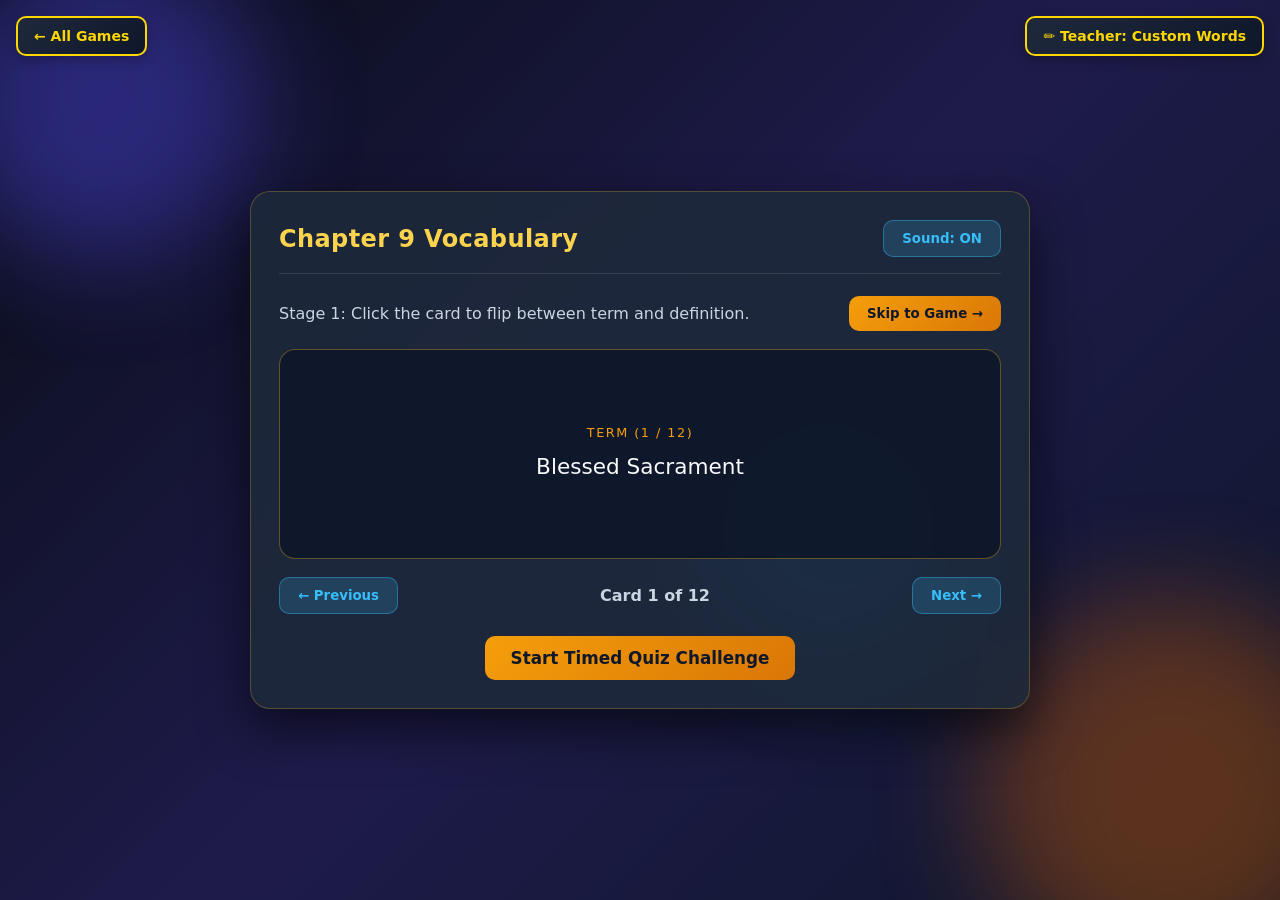
<file: custom-vocabulary.html>
<!DOCTYPE html>
<html lang="en">
<head>
<meta charset="UTF-8">
<meta name="viewport" content="width=device-width, initial-scale=1.0">
<title>Chapter 9 Vocabulary Challenge</title>
<style>
  :root {
    --bg-dark: #0f172a;
    --bg-card: rgba(30, 41, 59, 0.88);
    --gold: #f59e0b;
    --gold-light: #fcd34d;
    --text-main: #f8fafc;
    --text-muted: #cbd5e1;
    --accent-blue: #38bdf8;
    --success: #10b981;
    --danger: #ef4444;
  }
  * { box-sizing: border-box; margin: 0; padding: 0; font-family: system-ui, -apple-system, sans-serif; }
  body {
    background: linear-gradient(135deg, #090d16 0%, #1e1b4b 50%, #0f172a 100%);
    color: var(--text-main);
    min-height: 100vh;
    overflow-x: hidden;
    display: flex;
    justify-content: center;
    align-items: center;
    padding: 20px;
    position: relative;
  }
  .bg-canvas {
    position: fixed;
    top: 0; left: 0; width: 100%; height: 100%;
    pointer-events: none;
    z-index: 0;
    overflow: hidden;
  }
  .orb {
    position: absolute;
    border-radius: 50%;
    filter: blur(55px);
    opacity: 0.45;
    animation: floatOrb 16s infinite alternate ease-in-out;
  }
  .orb-1 { width: 320px; height: 320px; background: #4f46e5; top: -60px; left: -60px; }
  .orb-2 { width: 380px; height: 380px; background: #b45309; bottom: -80px; right: -80px; animation-delay: -5s; }
  .orb-3 { width: 250px; height: 250px; background: #0284c7; top: 45%; left: 55%; animation-delay: -10s; }
  .particle {
    position: absolute;
    bottom: -20px;
    background: radial-gradient(circle, #fde68a, transparent);
    border-radius: 50%;
    animation: riseUp linear infinite;
  }
  @keyframes floatOrb {
    0% { transform: translate(0, 0) scale(1); }
    100% { transform: translate(45px, 35px) scale(1.15); }
  }
  @keyframes riseUp {
    0% { transform: translateY(0) scale(1); opacity: 0; }
    20% { opacity: 0.8; }
    80% { opacity: 0.6; }
    100% { transform: translateY(-105vh) scale(0.3); opacity: 0; }
  }
  .container {
    position: relative;
    z-index: 2;
    width: 100%;
    max-width: 780px;
    background: var(--bg-card);
    backdrop-filter: blur(14px);
    border: 1px solid rgba(251, 191, 36, 0.25);
    border-radius: 20px;
    padding: 28px;
    box-shadow: 0 20px 50px rgba(0, 0, 0, 0.6);
  }
  header {
    display: flex;
    justify-content: space-between;
    align-items: center;
    flex-wrap: wrap;
    gap: 12px;
    border-bottom: 1px solid rgba(255, 255, 255, 0.12);
    padding-bottom: 16px;
    margin-bottom: 22px;
  }
  h1 { font-size: 1.5rem; color: var(--gold-light); letter-spacing: 0.4px; }
  .hud { display: flex; gap: 14px; align-items: center; font-weight: 600; font-size: 0.95rem; }
  .badge {
    background: rgba(15, 23, 42, 0.75);
    border: 1px solid rgba(255, 255, 255, 0.15);
    padding: 6px 12px;
    border-radius: 10px;
  }
  .btn {
    background: linear-gradient(135deg, var(--gold), #d97706);
    color: #0f172a;
    border: none;
    padding: 10px 18px;
    border-radius: 10px;
    font-weight: 700;
    cursor: pointer;
    transition: transform 0.15s, box-shadow 0.15s;
  }
  .btn:hover { transform: translateY(-2px); box-shadow: 0 6px 18px rgba(245, 158, 11, 0.4); }
  .btn-secondary {
    background: rgba(56, 189, 248, 0.18);
    color: var(--accent-blue);
    border: 1px solid rgba(56, 189, 248, 0.4);
  }
  .hidden { display: none !important; }
  .flashcard-wrap { perspective: 1000px; margin: 18px 0; }
  .flashcard {
    width: 100%;
    min-height: 210px;
    background: rgba(15, 23, 42, 0.85);
    border: 1px solid rgba(251, 191, 36, 0.35);
    border-radius: 16px;
    padding: 28px;
    display: flex;
    flex-direction: column;
    justify-content: center;
    align-items: center;
    text-align: center;
    cursor: pointer;
    transition: transform 0.3s, border-color 0.3s;
  }
  .flashcard:hover { border-color: var(--gold-light); transform: scale(1.01); }
  .fc-label { font-size: 0.8rem; text-transform: uppercase; letter-spacing: 1.5px; color: var(--gold); margin-bottom: 10px; }
  .fc-content { font-size: 1.35rem; line-height: 1.55; }
  .controls { display: flex; justify-content: space-between; align-items: center; gap: 10px; flex-wrap: wrap; margin-top: 16px; }
  .question-box {
    background: rgba(15, 23, 42, 0.75);
    border-left: 4px solid var(--gold);
    padding: 20px;
    border-radius: 12px;
    font-size: 1.15rem;
    line-height: 1.55;
    margin-bottom: 20px;
  }
  .options-grid { display: grid; grid-template-columns: repeat(auto-fit, minmax(260px, 1fr)); gap: 12px; }
  .option-btn {
    background: rgba(30, 41, 59, 0.95);
    border: 1px solid rgba(255, 255, 255, 0.16);
    color: var(--text-main);
    padding: 15px 18px;
    border-radius: 12px;
    text-align: left;
    font-size: 1.05rem;
    font-weight: 600;
    cursor: pointer;
    transition: all 0.15s;
  }
  .option-btn:hover { background: rgba(51, 65, 85, 0.95); border-color: var(--gold); }
  .option-btn.correct { background: rgba(16, 185, 129, 0.25); border-color: var(--success); color: #6ee7b7; }
  .option-btn.wrong { background: rgba(239, 68, 68, 0.25); border-color: var(--danger); color: #fca5a5; }
  .overlay {
    position: fixed;
    inset: 0;
    background: rgba(9, 13, 22, 0.92);
    z-index: 20;
    display: flex;
    justify-content: center;
    align-items: center;
    padding: 20px;
  }
  .modal {
    background: #1e293b;
    border: 2px solid var(--danger);
    border-radius: 18px;
    padding: 32px;
    max-width: 460px;
    width: 100%;
    text-align: center;
  }
  .countdown { font-size: 3rem; font-weight: 800; color: var(--gold-light); margin: 14px 0; }
  .status-msg { min-height: 24px; margin-top: 12px; font-weight: 600; color: var(--gold-light); text-align: center; }
</style>
</head>
<body>
<div class="bg-canvas" id="bgCanvas">
  <div class="orb orb-1"></div>
  <div class="orb orb-2"></div>
  <div class="orb orb-3"></div>
</div>

<div class="container">
  <header>
    <h1>Chapter 9 Vocabulary</h1>
    <div class="hud">
      <button class="btn btn-secondary" id="soundToggle">Sound: ON</button>
      <div class="badge hidden" id="timerBadge">Time: 0.0s</div>
      <div class="badge hidden" id="livesBadge">Free Mistakes: 2</div>
    </div>
  </header>

  <section id="studyStage">
    <div style="display:flex; justify-content:space-between; align-items:center; flex-wrap:wrap; gap:10px;">
      <p style="color:var(--text-muted);">Stage 1: Click the card to flip between term and definition.</p>
      <button class="btn" id="skipToGameBtn">Skip to Game &rarr;</button>
    </div>
    <div class="flashcard-wrap">
      <div class="flashcard" id="flashcard">
        <div class="fc-label" id="fcSide">TERM (1 / 12)</div>
        <div class="fc-content" id="fcText"></div>
      </div>
    </div>
    <div class="controls">
      <button class="btn btn-secondary" id="prevCardBtn">&larr; Previous</button>
      <span id="cardCounter" style="color:var(--text-muted); font-weight:600;">Card 1 of 12</span>
      <button class="btn btn-secondary" id="nextCardBtn">Next &rarr;</button>
    </div>
    <div style="text-align:center; margin-top:22px;">
      <button class="btn" id="startGameBtn" style="font-size:1.05rem; padding:12px 26px;">Start Timed Quiz Challenge</button>
    </div>
  </section>

  <section id="gameStage" class="hidden">
    <div style="display:flex; justify-content:space-between; margin-bottom:10px; color:var(--text-muted); font-weight:600;">
      <span id="progressText">Question 1 of 12</span>
      <span>Single-click only! Multi-clicking triggers a penalty.</span>
    </div>
    <div class="question-box" id="questionText"></div>
    <div class="options-grid" id="optionsGrid"></div>
    <div class="status-msg" id="feedbackMsg"></div>
  </section>

  <section id="winStage" class="hidden" style="text-align:center; padding:16px 0;">
    <h2 style="font-size:2rem; color:var(--success); margin-bottom:10px;">Challenge Completed!</h2>
    <p style="font-size:1.15rem; color:var(--text-muted); margin-bottom:18px;">You matched all 12 Chapter 9 vocabulary terms.</p>
    <div class="badge" style="display:inline-block; font-size:1.4rem; padding:12px 24px; margin-bottom:22px;" id="finalTimeText">Total Time: 0.0s</div>
    <div style="display:flex; justify-content:center; gap:12px; flex-wrap:wrap;">
      <button class="btn btn-secondary" id="backToStudyBtn">Review Flashcards</button>
      <button class="btn" id="playAgainBtn">Play Again (New Order)</button>
    </div>
  </section>
</div>

<div class="overlay hidden" id="penaltyOverlay">
  <div class="modal">
    <h2 style="color:var(--danger); font-size:1.6rem; margin-bottom:8px;">Game Over &amp; Penalty Pause!</h2>
    <p id="penaltyReason" style="color:var(--text-muted); line-height:1.5;">You exceeded your free mistakes or multi-clicked.</p>
    <div class="countdown" id="countdownDisplay">15</div>
    <p style="font-size:0.9rem; color:var(--text-muted); margin-bottom:16px;">Please wait 15 seconds before restarting.</p>
    <button class="btn hidden" id="restartAfterPenaltyBtn">Restart Game</button>
  </div>
</div>
<script>
const DEFAULT_VOCAB = [
  { term: "Blessed Sacrament", def: "The name given to the Holy Eucharist, especially the consecrated elements reserved in the tabernacle for adoration, or for the sick." },
  { term: "contemplative prayer", def: "Wordless prayer wherein a person's mind and heart rest in God's goodness and majesty." },
  { term: "contrition", def: "Heartfelt sorrow and aversion for sins committed along with the intention of sinning no more; necessary for receiving the Sacrament of Penance." },
  { term: "icon", def: "A holy image you gaze at, putting yourself in the presence of the holy person or mystery it portrays." },
  { term: "Jesus Prayer", def: "A short, formulaic prayer to Jesus or about Jesus that is said repeatedly, originating with the Desert Fathers in the fifth century." },
  { term: "lectio divina", def: "Literally 'sacred reading'; a prayerful way to read the Bible or other sacred writings." },
  { term: "litany", def: "From the Greek word litaneia meaning 'prayer or supplication,' a form of prayer used in liturgies that includes prayers with responses." },
  { term: "Liturgy of the Hours", def: "The official daily prayer of the Church, also known as the Divine Office, consisting of prayers, Scripture, and reflections throughout the day." },
  { term: "monasticism", def: "A way of Christian life that stresses communal worship along with private prayer, silence, poverty, chastity, and obedience." },
  { term: "novena", def: "From the Latin word for 'nine,' a set of prayers prayed over nine days in order to obtain special graces or petition for intentions." },
  { term: "Psalter", def: "A name for the Book of Psalms or a collection of psalms for liturgical or devotional use." },
  { term: "votive candle", def: "A prayer candle typically placed before a statue of Jesus, the Virgin Mary, or a saint and lit for a prayer intention." }
];

// Load custom teacher vocabulary from URL if present, otherwise use default
let VOCAB = DEFAULT_VOCAB;
let CUSTOM_TITLE = "";
try {
  const params = new URLSearchParams(window.location.search);
  const encoded = params.get("custom");
  if (encoded) {
    const parsed = JSON.parse(decodeURIComponent(atob(encoded)));
    if (Array.isArray(parsed.words) && parsed.words.length > 0) {
      VOCAB = parsed.words;
      CUSTOM_TITLE = parsed.title || "";
    }
  }
} catch (e) {
  console.error("Could not load custom words:", e);
}

// Create floating background light particles
const bgCanvas = document.getElementById("bgCanvas");
for (let i = 0; i < 28; i++) {
  const p = document.createElement("div");
  p.className = "particle";
  const size = Math.random() * 8 + 4;
  p.style.width = size + "px";
  p.style.height = size + "px";
  p.style.left = Math.random() * 100 + "%";
  p.style.animationDuration = (Math.random() * 10 + 8) + "s";
  p.style.animationDelay = (Math.random() * 10) + "s";
  bgCanvas.appendChild(p);
}

// Web Audio API Sound Effects
let soundEnabled = true;
const audioCtx = new (window.AudioContext || window.webkitAudioContext)();
function playTone(freq, type, duration, delay = 0) {
  if (!soundEnabled) return;
  if (audioCtx.state === "suspended") audioCtx.resume();
  const osc = audioCtx.createOscillator();
  const gain = audioCtx.createGain();
  osc.type = type;
  osc.frequency.setValueAtTime(freq, audioCtx.currentTime + delay);
  gain.gain.setValueAtTime(0.15, audioCtx.currentTime + delay);
  gain.gain.exponentialRampToValueAtTime(0.001, audioCtx.currentTime + delay + duration);
  osc.connect(gain);
  gain.connect(audioCtx.destination);
  osc.start(audioCtx.currentTime + delay);
  osc.stop(audioCtx.currentTime + delay + duration);
}
const sfx = {
  flip: () => playTone(520, "sine", 0.12),
  correct: () => { playTone(587.33, "triangle", 0.15); playTone(880, "triangle", 0.25, 0.12); },
  warn: () => { playTone(260, "sawtooth", 0.2); playTone(210, "sawtooth", 0.25, 0.15); },
  gameover: () => { playTone(220, "sawtooth", 0.25); playTone(185, "sawtooth", 0.25, 0.2); playTone(140, "sawtooth", 0.45, 0.4); },
  win: () => { playTone(523.25, "triangle", 0.15); playTone(659.25, "triangle", 0.15, 0.14); playTone(783.99, "triangle", 0.15, 0.28); playTone(1046.5, "triangle", 0.35, 0.42); }
};

document.getElementById("soundToggle").onclick = (e) => {
  soundEnabled = !soundEnabled;
  e.target.textContent = "Sound: " + (soundEnabled ? "ON" : "OFF");
};

// Flashcards Logic
let cardIdx = 0;
let showingDef = false;
function renderCard() {
  const item = VOCAB[cardIdx];
  document.getElementById("fcSide").textContent = (showingDef ? "DEFINITION" : "TERM") + ` (${cardIdx + 1} / ${VOCAB.length})`;
  document.getElementById("fcText").textContent = showingDef ? item.def : item.term;
  document.getElementById("cardCounter").textContent = `Card ${cardIdx + 1} of ${VOCAB.length}`;
}
document.getElementById("flashcard").onclick = () => { showingDef = !showingDef; sfx.flip(); renderCard(); };
document.getElementById("prevCardBtn").onclick = () => { cardIdx = (cardIdx - 1 + VOCAB.length) % VOCAB.length; showingDef = false; sfx.flip(); renderCard(); };
document.getElementById("nextCardBtn").onclick = () => { cardIdx = (cardIdx + 1) % VOCAB.length; showingDef = false; sfx.flip(); renderCard(); };
renderCard();

// Game State & Strict Single-Click + Penalty Logic
let questions = [];
let currentQ = 0;
let freeMistakes = 2;
let lockedForQuestion = false;
let gameActive = false;
let startTime = 0;
let timerInterval = null;
let penaltyInterval = null;

function shuffle(arr) {
  return [...arr].sort(() => Math.random() - 0.5);
}

function startGame() {
  questions = shuffle(VOCAB);
  currentQ = 0;
  freeMistakes = 2;
  lockedForQuestion = false;
  gameActive = true;

  document.getElementById("studyStage").classList.add("hidden");
  document.getElementById("winStage").classList.add("hidden");
  document.getElementById("penaltyOverlay").classList.add("hidden");
  document.getElementById("gameStage").classList.remove("hidden");
  document.getElementById("timerBadge").classList.remove("hidden");
  document.getElementById("livesBadge").classList.remove("hidden");
  updateLivesHUD();

  startTime = performance.now();
  clearInterval(timerInterval);
  timerInterval = setInterval(() => {
    const elapsed = ((performance.now() - startTime) / 1000).toFixed(1);
    document.getElementById("timerBadge").textContent = `Time: ${elapsed}s`;
  }, 100);

  renderQuestion();
}

function updateLivesHUD() {
  document.getElementById("livesBadge").textContent = `Free Mistakes Left: ${freeMistakes}`;
}

function triggerPenalty(reason) {
  gameActive = false;
  clearInterval(timerInterval);
  sfx.gameover();

  document.getElementById("penaltyReason").textContent = reason;
  document.getElementById("penaltyOverlay").classList.remove("hidden");
  const restartBtn = document.getElementById("restartAfterPenaltyBtn");
  const cdDisplay = document.getElementById("countdownDisplay");
  restartBtn.classList.add("hidden");

  let secondsLeft = 15;
  cdDisplay.textContent = secondsLeft;
  clearInterval(penaltyInterval);
  penaltyInterval = setInterval(() => {
    secondsLeft--;
    cdDisplay.textContent = secondsLeft;
    if (secondsLeft <= 0) {
      clearInterval(penaltyInterval);
      cdDisplay.textContent = "Ready";
      restartBtn.classList.remove("hidden");
    }
  }, 1000);
}

function renderQuestion() {
  lockedForQuestion = false;
  document.getElementById("feedbackMsg").textContent = "";
  const q = questions[currentQ];
  document.getElementById("progressText").textContent = `Question ${currentQ + 1} of ${questions.length}`;
  document.getElementById("questionText").textContent = q.def;

  const distractors = shuffle(VOCAB.filter(v => v.term !== q.term)).slice(0, 3);
  const choices = shuffle([q, ...distractors]);
  const grid = document.getElementById("optionsGrid");
  grid.innerHTML = "";

  choices.forEach(choice => {
    const btn = document.createElement("button");
    btn.className = "option-btn";
    btn.textContent = choice.term;
    btn.onclick = () => handleAnswer(btn, choice.term === q.term);
    grid.appendChild(btn);
  });
}

function handleAnswer(btn, isCorrect) {
  if (!gameActive) return;

  // Detect rapid multi-click while transitioning
  if (lockedForQuestion) {
    triggerPenalty("Multi-click detected! Only one click is allowed per question.");
    return;
  }

  lockedForQuestion = true;

  if (isCorrect) {
    btn.classList.add("correct");
    sfx.correct();
    document.getElementById("feedbackMsg").textContent = "Correct!";
    setTimeout(() => {
      if (!gameActive) return;
      currentQ++;
      if (currentQ >= questions.length) {
        finishGame();
      } else {
        renderQuestion();
      }
    }, 650);
  } else {
    btn.classList.add("wrong");
    if (freeMistakes > 0) {
      freeMistakes--;
      updateLivesHUD();
      sfx.warn();
      document.getElementById("feedbackMsg").textContent = `Incorrect! Free mistake used (${freeMistakes} left). Try again carefully!`;
      setTimeout(() => {
        if (!gameActive) return;
        btn.classList.remove("wrong");
        lockedForQuestion = false;
      }, 650);
    } else {
      triggerPenalty("3rd mistake made! No free mistakes remaining.");
    }
  }
}

function finishGame() {
  gameActive = false;
  clearInterval(timerInterval);
  sfx.win();
  const totalTime = ((performance.now() - startTime) / 1000).toFixed(1);
  document.getElementById("gameStage").classList.add("hidden");
  document.getElementById("winStage").classList.remove("hidden");
  document.getElementById("finalTimeText").textContent = `Total Time Used: ${totalTime} seconds`;
}

document.getElementById("skipToGameBtn").onclick = startGame;
document.getElementById("startGameBtn").onclick = startGame;
document.getElementById("playAgainBtn").onclick = startGame;
document.getElementById("restartAfterPenaltyBtn").onclick = startGame;
document.getElementById("backToStudyBtn").onclick = () => {
  document.getElementById("winStage").classList.add("hidden");
  document.getElementById("timerBadge").classList.add("hidden");
  document.getElementById("livesBadge").classList.add("hidden");
  document.getElementById("studyStage").classList.remove("hidden");
};
</script>
  <button id="teacherCustomizeBtn" style="position:fixed; top:16px; right:16px; z-index:9999; padding:10px 16px; background:linear-gradient(135deg,#1e293b,#0f172a); color:#ffd700; border:2px solid #ffd700; border-radius:10px; font-family:system-ui,sans-serif; font-size:14px; font-weight:700; cursor:pointer; box-shadow:0 4px 12px rgba(0,0,0,0.25);">
  ✏️ Teacher: Custom Words
</button>

<div id="teacherModal" style="display:none; position:fixed; inset:0; background:rgba(15,23,42,0.85); z-index:10000; align-items:center; justify-content:center; padding:16px;">
  <div style="background:#1e293b; color:#f8fafc; border:2px solid #ffd700; border-radius:16px; max-width:520px; width:100%; padding:24px; font-family:system-ui,sans-serif; box-shadow:0 10px 30px rgba(0,0,0,0.5);">
    <h2 style="margin-top:0; color:#ffd700; font-size:20px;">Create Custom Vocabulary Game</h2>
    <label style="display:block; font-size:13px; color:#cbd5e1; margin-bottom:4px;">Lesson / Chapter Title (Optional):</label>
    <input id="customTitleInput" type="text" placeholder="e.g., Chapter 4: The Sacraments" style="width:100%; box-sizing:border-box; padding:10px; border-radius:8px; border:1px solid #475569; background:#0f172a; color:#f8fafc; font-size:14px; margin-bottom:12px;" />
    
    <label style="display:block; font-size:13px; color:#cbd5e1; margin-bottom:4px;">Enter one <strong>Term - Definition</strong> per line (at least 4 words recommended):</label>
    <textarea id="customWordsInput" rows="7" placeholder="Grace - Free and undeserved help from God&#10;Eucharist - Source and summit of Christian life&#10;Amen - So be it; truly&#10;Contrition - Heartfelt sorrow for sins committed" style="width:100%; box-sizing:border-box; padding:12px; border-radius:8px; border:1px solid #475569; background:#0f172a; color:#f8fafc; font-size:14px; margin-bottom:14px;"></textarea>
    
    <div style="display:flex; gap:10px; flex-wrap:wrap;">
      <button id="generateLinkBtn" style="flex:1; padding:10px 14px; background:#ffd700; color:#0f172a; border:none; border-radius:8px; font-weight:700; cursor:pointer;">
        🔗 Copy Student Link
      </button>
      <button id="previewCustomBtn" style="padding:10px 14px; background:#334155; color:#fff; border:1px solid #64748b; border-radius:8px; font-weight:600; cursor:pointer;">
        ▶ Play Now
      </button>
      <button id="closeModalBtn" style="padding:10px 14px; background:transparent; color:#949498; border:none; cursor:pointer;">
        Cancel
      </button>
    </div>
    <p id="copyStatus" style="margin-top:12px; font-size:13px; color:#4ade80; display:none;">
      ✅ Link copied! Paste it into Google Classroom or send it to your students.
    </p>
  </div>
</div>

<script>
  document.addEventListener("DOMContentLoaded", () => {
    // Update title and win count if custom vocabulary is active
    if (CUSTOM_TITLE) {
      const h1 = document.querySelector("h1");
      if (h1) h1.textContent = CUSTOM_TITLE;
    }
    const winMsg = document.querySelector("#winStage p");
    if (winMsg) {
      winMsg.textContent = `You matched all ${VOCAB.length} vocabulary terms!`;
    }

    const modal = document.getElementById("teacherModal");
    const openBtn = document.getElementById("teacherCustomizeBtn");
    const closeBtn = document.getElementById("closeModalBtn");
    const titleInput = document.getElementById("customTitleInput");
    const wordsInput = document.getElementById("customWordsInput");
    const copyBtn = document.getElementById("generateLinkBtn");
    const playBtn = document.getElementById("previewCustomBtn");
    const status = document.getElementById("copyStatus");

    openBtn.onclick = () => { modal.style.display = "flex"; status.style.display = "none"; };
    closeBtn.onclick = () => { modal.style.display = "none"; };

    function buildCustomUrl() {
      const lines = wordsInput.value.split("\n").map(l => l.trim()).filter(l => l.includes("-"));
      if (lines.length < 2) {
        alert("Please enter at least 2 lines in the format: Term - Definition");
        return null;
      }
      const words = lines.map(line => {
        const idx = line.indexOf("-");
        return {
          term: line.slice(0, idx).trim(),
          def: line.slice(idx + 1).trim()
        };
      });
      const payload = { title: titleInput.value.trim(), words };
      const encoded = btoa(encodeURIComponent(JSON.stringify(payload)));
      const url = new URL(window.location.href);
      url.searchParams.set("custom", encoded);
      return url.toString();
    }

    copyBtn.onclick = () => {
      const shareUrl = buildCustomUrl();
      if (!shareUrl) return;
      navigator.clipboard.writeText(shareUrl).then(() => {
        status.style.display = "block";
      });
    };

    playBtn.onclick = () => {
      const shareUrl = buildCustomUrl();
      if (shareUrl) window.location.href = shareUrl;
    };
  });
</script>
  <link rel="stylesheet" href="nav.css">
  <script src="nav.js"></script>
</body>
</html>
</file>
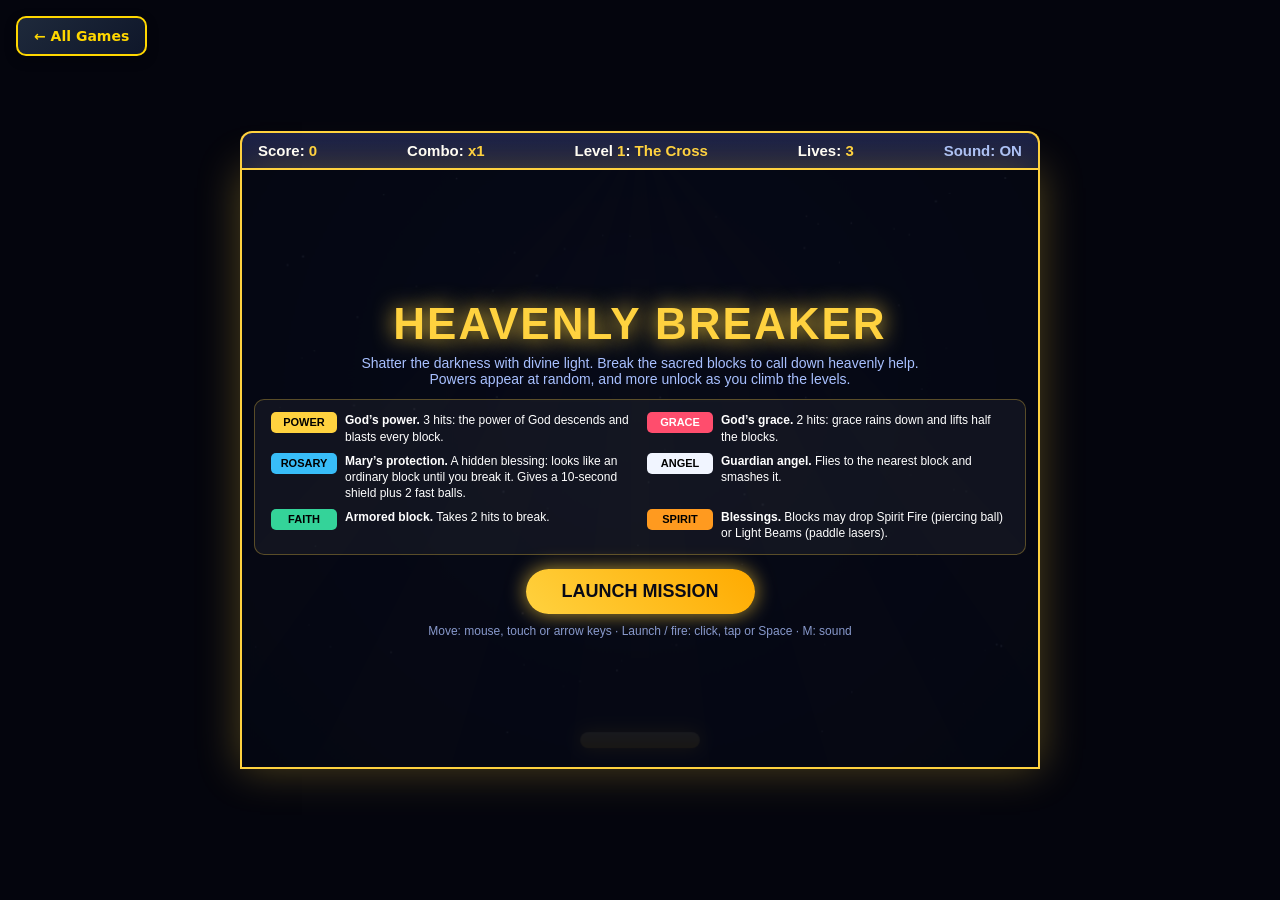
<file: special-game-1/heavenly_breaker.html>
<!DOCTYPE html>
<html lang="en"><head><meta charset="UTF-8">
<meta name="viewport" content="width=device-width,initial-scale=1,viewport-fit=cover">
<title>Heavenly Breaker: Divine Light</title>
<style>
:root{color-scheme:dark;box-sizing:border-box;padding-top:env(safe-area-inset-top,0px);padding-bottom:env(safe-area-inset-bottom,0px)}
html,body{margin:0;height:100%;background:#04050d;color:#fff;font-family:'Segoe UI',Tahoma,Verdana,sans-serif;user-select:none;-webkit-user-select:none}
body{display:flex;align-items:center;justify-content:center}
#wrap{width:min(800px,100vw)}
#hud{display:flex;justify-content:space-between;gap:8px;padding:9px 16px;background:linear-gradient(#1a2048,#10163a);border:2px solid #ffd23f;border-bottom:0;border-radius:12px 12px 0 0;font-weight:700;font-size:15px;flex-wrap:wrap}
#hud span{color:#ffd23f}#snd{cursor:pointer;color:#a8c0ff}
#stage{position:relative;aspect-ratio:4/3;border:2px solid #ffd23f;box-shadow:0 0 40px rgba(255,210,63,.3);overflow:hidden}
canvas{width:100%;height:100%;display:block;touch-action:none}
#overlay,#pray{position:absolute;inset:0;background:rgba(5,7,18,.92);display:flex;flex-direction:column;align-items:center;justify-content:center;text-align:center;padding:12px;box-sizing:border-box}
h1{font-size:clamp(26px,6vw,44px);margin:0 0 6px;color:#ffd23f;text-shadow:0 0 22px #ffd23f;letter-spacing:2px}
.sub{color:#a8c0ff;font-size:14px;max-width:560px;margin:0 0 12px}
.legend{display:grid;grid-template-columns:1fr 1fr;gap:8px 14px;text-align:left;background:rgba(255,255,255,.05);padding:12px 16px;border-radius:10px;border:1px solid rgba(255,210,63,.3);margin-bottom:14px;font-size:12px;line-height:1.35}
.li{display:flex;gap:8px;align-items:flex-start}
.badge{padding:3px 6px;border-radius:5px;font-weight:800;font-size:11px;color:#000;min-width:54px;text-align:center}
button{padding:12px 36px;font-size:18px;font-weight:800;color:#090a16;background:linear-gradient(45deg,#ffd23f,#ffaa00);border:0;border-radius:30px;cursor:pointer;box-shadow:0 0 20px rgba(255,210,63,.7);transition:transform .15s}
button:hover{transform:scale(1.05)}
.hint{margin-top:10px;font-size:12px;color:#8899cc}
#pray{display:none;z-index:2}
#given{color:#fff;font-style:italic;font-size:15px;max-width:560px;margin:0 0 10px;line-height:1.4}
#ans{width:min(560px,92%);background:#0d1233;color:#fff;border:2px solid #ffd23f;border-radius:10px;padding:10px;font:15px Georgia,serif;resize:none;box-sizing:border-box}
#msg{min-height:18px;color:#ff9db0}
@media(max-width:560px){.legend{grid-template-columns:1fr;font-size:11px}}
</style></head><body>
<div id="wrap">
<div id="hud">
<div>Score: <span id="sc">0</span></div><div>Combo: <span id="cb">x1</span></div>
<div>Level <span id="lv">1</span>: <span id="ln">The Cross</span></div><div>Lives: <span id="li">3</span></div>
<div id="snd">Sound: ON</div></div>
<div id="stage"><canvas id="c" width="800" height="600"></canvas>
<div id="overlay"><h1>HEAVENLY BREAKER</h1>
<p class="sub">Shatter the darkness with divine light. Break the sacred blocks to call down heavenly help. Powers appear at random, and more unlock as you climb the levels.</p>
<div class="legend">
<div class="li"><span class="badge" style="background:#ffd23f">POWER</span><span><b>God’s power.</b> 3 hits: the power of God descends and blasts every block.</span></div>
<div class="li"><span class="badge" style="background:#ff4d6d;color:#fff">GRACE</span><span><b>God’s grace.</b> 2 hits: grace rains down and lifts half the blocks.</span></div>
<div class="li"><span class="badge" style="background:#38bdf8">ROSARY</span><span><b>Mary’s protection.</b> A hidden blessing: looks like an ordinary block until you break it. Gives a 10-second shield plus 2 fast balls.</span></div>
<div class="li"><span class="badge" style="background:#f1f5ff">ANGEL</span><span><b>Guardian angel.</b> Flies to the nearest block and smashes it.</span></div>
<div class="li"><span class="badge" style="background:#34d399">FAITH</span><span><b>Armored block.</b> Takes 2 hits to break.</span></div>
<div class="li"><span class="badge" style="background:#ff9a1f">SPIRIT</span><span><b>Blessings.</b> Blocks may drop Spirit Fire (piercing ball) or Light Beams (paddle lasers).</span></div>
</div>
<button id="startBtn">LAUNCH MISSION</button>
<div class="hint">Move: mouse, touch or arrow keys · Launch / fire: click, tap or Space · M: sound</div></div>
<div id="pray"><h1>ONE LAST CHANCE</h1><p class="sub" id="ask"></p><p id="given"></p><textarea id="ans" rows="3" placeholder="Type it here..."></textarea><div id="msg" class="hint"></div><div style="display:flex;gap:10px;flex-wrap:wrap;justify-content:center;margin-top:8px"><button id="subBtn">SUBMIT</button><button id="giveBtn" style="background:#2a3160;color:#fff;box-shadow:none">GIVE UP</button></div></div></div></div>
<script>
const cv=document.getElementById('c'),ctx=cv.getContext('2d'),W=800,H=600,$=id=>document.getElementById(id);
const scoreEl=$('sc'),comboEl=$('cb'),levelEl=$('lv'),nameEl=$('ln'),livesEl=$('li'),overlay=$('overlay'),startBtn=$('startBtn'),soundBtn=$('snd');
const NAMES=["The Cross","12 Apostles","Armor of God","Walls of Jericho","Heavenly Gates"];
const TYPES={power:{hp:3,c:'#ffd23f',l:'POWER'},grace:{hp:2,c:'#ff4d6d',l:'GRACE'},rosary:{hp:1,c:'#38bdf8',l:'ROSARY'},angel:{hp:1,c:'#f1f5ff',l:'ANGEL'},armor:{hp:2,c:'#34d399',l:'FAITH'}};
let running=false,score=0,combo=1,level=1,lives=3,frame=0,rk=false,lk=false;
let balls=[],bricks=[],parts=[],angels=[],drops=[],lasers=[],rings=[],beams=[],texts=[],later=[],banner=null,flash=null,shake=0;
const paddle={w:120,bw:120,h:16,x:340,y:565,speed:9,shield:0,laser:0,cd:0};
const stars=Array.from({length:90},()=>({x:Math.random()*W,y:Math.random()*H,r:Math.random()*1.6+.4,s:Math.random()*.5+.1,p:Math.random()*6}));
const rnd=(a,b)=>a+Math.random()*(b-a);
/* ---------- audio ---------- */
let AC=null,muted=false;
function tone(f,d,type='sine',v=.1,slide=0,delay=0){if(!AC||muted)return;const t=AC.currentTime+delay,o=AC.createOscillator(),g=AC.createGain();o.type=type;o.frequency.setValueAtTime(f,t);if(slide)o.frequency.exponentialRampToValueAtTime(Math.max(30,f+slide),t+d);g.gain.setValueAtTime(v,t);g.gain.exponentialRampToValueAtTime(.001,t+d);o.connect(g);g.connect(AC.destination);o.start(t);o.stop(t+d);}
function noise(d,v=.2){if(!AC||muted)return;const n=AC.sampleRate*d|0,b=AC.createBuffer(1,n,AC.sampleRate),a=b.getChannelData(0);for(let i=0;i<n;i++)a[i]=(Math.random()*2-1)*(1-i/n);const s=AC.createBufferSource(),g=AC.createGain();s.buffer=b;g.gain.value=v;s.connect(g);g.connect(AC.destination);s.start();}
const arp=(fs,d,type,v,gap)=>fs.forEach((f,i)=>tone(f,d,type,v,0,i*gap));
const SFX={hit:()=>tone(480+rnd(0,120),.07,'triangle',.07),brk:()=>tone(700+rnd(0,300),.12,'square',.04,-300),pad:()=>tone(240,.08,'sine',.12,-60),
power:()=>{noise(1.6,.28);tone(55,2,'sine',.35,-15);arp([196,294,392,588,784],1.4,'sawtooth',.05,.15);arp([523,659,784,1047],1,'triangle',.08,.12);},
grace:()=>arp([523,659,784,988,1319],.9,'sine',.09,.1),rosary:()=>arp([392,494,587,784],.6,'triangle',.09,.12),
angel:()=>arp([880,1109,1319,1760],.5,'sine',.07,.08),laser:()=>tone(1200,.1,'square',.03,-800),
pick:()=>{tone(660,.1,'triangle',.1);tone(990,.15,'triangle',.1,0,.08)},lose:()=>tone(300,.6,'sawtooth',.12,-220),
level:()=>arp([392,523,659,784],.4,'triangle',.1,.12),over:()=>arp([392,330,262,196],.5,'sawtooth',.08,.2)};
function setSound(m){muted=m;soundBtn.textContent='Sound: '+(m?'OFF':'ON');}
soundBtn.onclick=()=>setSound(!muted);
/* ---------- helpers ---------- */
function burst(x,y,c,n=14,o={}){for(let i=0;i<n;i++){const a=Math.random()*6.283,s=rnd(1,o.sp||6);parts.push({x,y,dx:Math.cos(a)*s,dy:Math.sin(a)*s,r:rnd(1.5,o.r||4),c,a:1,d:o.d||.025,g:o.g||0});}}
const ring=(x,y,c,max=200,w=4)=>rings.push({x,y,c,max,w,t:0});
const say=(x,y,t,c)=>texts.push({x,y,t,c,a:1});
const showBanner=(text,sub,color,dur=150)=>{banner={text,sub,color,t:0,dur}};
const doFlash=(c,a=.6)=>{flash={c,a}};
const after=(f,fn)=>later.push({f,fn});
const updateHUD=()=>{scoreEl.textContent=score;comboEl.textContent='x'+combo;livesEl.textContent=lives;};
/* ---------- level ---------- */
function buildLevel(l){
 bricks=[];const cols=10,rows=Math.min(5+(l>>1),8),pad=8,ox=35,oy=62,bw=(W-ox*2-pad*(cols-1))/cols,bh=26;
 const on=(r,c)=>l===1?(c===4||c===5||r===2):l===2?(c%2===0||r===0||r===rows-1):l===3?(r+c)%2===0:l===4?(c>=r&&c<cols-r):true;
 const grid=[],free=[];
 for(let r=0;r<rows;r++){grid[r]=[];for(let c=0;c<cols;c++){grid[r][c]=on(r,c)?'normal':null;if(grid[r][c])free.push([r,c]);}}
 free.sort(()=>Math.random()-.5);
 const pool=l===1?['power']:l===2?['power','grace','rosary']:['power','grace','rosary','angel'];
 let picks=l===1?['power']:pool.filter(()=>Math.random()<.65);
 if(!picks.length)picks=[pool[Math.floor(Math.random()*pool.length)]];
 if(l>=4&&Math.random()<.5)picks.push('angel');
 picks.forEach(t=>{if(t&&free.length){const [r,c]=free.pop();grid[r][c]=t;}});
 const pal=['#6366f1','#8b5cf6','#ec4899','#06b6d4'];
 for(let r=0;r<rows;r++)for(let c=0;c<cols;c++){let t=grid[r][c];if(!t)continue;
  if(t==='normal'&&l>=2&&Math.random()<.25)t='armor';
  const d=t==='rosary'?{hp:1,c:pal[r%4],l:''}:(TYPES[t]||{hp:1,c:pal[r%4],l:''});
  bricks.push({x:ox+c*(bw+pad),y:oy+r*(bh+pad),w:bw,h:bh,type:t,hp:d.hp,max:d.hp,color:d.c,label:d.l,ph:Math.random()*6,doom:false,flash:0});}
 levelEl.textContent=l;nameEl.textContent=NAMES[(l-1)%NAMES.length];
}
function createBall(x,y,m=1,att=false){const s=(5.5+level*.3)*m,a=-Math.PI/2+rnd(-.3,.3);return{x,y,r:8,dx:Math.cos(a)*s,dy:Math.sin(a)*s,att,pierce:0,trail:[]};}
function resetBall(){paddle.w=paddle.bw;paddle.shield=0;paddle.laser=0;paddle.x=W/2-paddle.w/2;balls=[createBall(W/2,paddle.y-12,1,true)];combo=1;updateHUD();}
function launch(){let l=false;balls.forEach(b=>{if(b.att){b.att=false;l=true;}});
 if(!l&&paddle.laser>0&&paddle.cd<=0){paddle.cd=10;SFX.laser();lasers.push({x:paddle.x+15,y:paddle.y,dy:-11},{x:paddle.x+paddle.w-15,y:paddle.y,dy:-11});}}
/* ---------- bricks & powers ---------- */
function removeBrick(b){const i=bricks.indexOf(b);if(i<0)return;bricks.splice(i,1);score+=40*combo;burst(b.x+b.w/2,b.y+b.h/2,b.color,16);SFX.brk();updateHUD();}
function damageBrick(b){
 if(b.doom)return;b.hp--;score+=20*combo;combo++;b.flash=6;const cx=b.x+b.w/2,cy=b.y+b.h/2;
 if(b.hp<=0){removeBrick(b);special(b);}else{SFX.hit();burst(cx,cy,'#fff',6);say(cx,b.y,b.hp+' LEFT',b.color);}
 updateHUD();}
function special(b){
 const cx=b.x+b.w/2,cy=b.y+b.h/2,live=()=>bricks.filter(x=>!x.doom);
 if(b.type==='power'){
  SFX.power();showBanner('THE POWER OF GOD DESCENDS NOW','ALL BLOCKS SHATTER IN HIS LIGHT','#ffd23f',220);doFlash('#fff3b0',.9);shake=18;
  for(let i=0;i<9;i++)beams.push({x:40+i*90+rnd(-15,15),w:rnd(30,60),t:-i*4});
  ring(W/2,0,'#ffd23f',950,10);ring(cx,cy,'#fff',600,6);
  live().sort((a,c)=>a.y-c.y||a.x-c.x).forEach((k,i)=>{k.doom=true;after(45+i*3,()=>{if(bricks.includes(k)){ring(k.x+k.w/2,k.y+k.h/2,'#ffd23f',70,3);removeBrick(k);shake=Math.max(shake,5);}});});
 }else if(b.type==='grace'){
  SFX.grace();showBanner('GRACE RAINS DOWN','HALF OF THE BLOCKS ARE LIFTED','#ff6b87',190);doFlash('#ff9db0',.55);ring(cx,cy,'#ff6b87',400,5);
  for(let i=0;i<140;i++)after(i*1.4,()=>parts.push({x:rnd(0,W),y:-10,dx:rnd(-.6,.6),dy:rnd(1.5,3.2),r:rnd(3,5),c:Math.random()<.5?'#ff8fa3':'#ffd1dc',a:1,d:.004,g:0}));
  const l=live().sort(()=>Math.random()-.5);l.slice(0,Math.ceil(l.length/2)).forEach((k,i)=>{k.doom=true;after(30+i*6,()=>{if(bricks.includes(k)){burst(k.x+k.w/2,k.y+k.h/2,'#ff8fa3',14,{g:.08});removeBrick(k);}});});
 }else if(b.type==='rosary'){
  SFX.rosary();showBanner('ROSARY SHIELD','10 SECONDS OF PROTECTION + 2 FAST BALLS','#38bdf8',160);doFlash('#9bdcff',.4);ring(cx,cy,'#38bdf8',300,5);
  paddle.shield=600;balls.push(createBall(cx,cy,1.35),createBall(cx,cy,1.35));
 }else if(b.type==='angel'){
  SFX.angel();showBanner('A GUARDIAN ANGEL IS SENT','HEAVEN FIGHTS FOR YOU','#ffffff',120);ring(cx,cy,'#fff',250,4);burst(cx,cy,'#fff',30,{g:.05,sp:4});
  angels.push({x:cx,y:cy,t:600,wing:0,cd:0});
 }else if(b.type==='normal'&&Math.random()<.15)drops.push({x:cx,y:cy,type:Math.random()<.5?'fire':'light'});
}
/* ---------- update ---------- */
function update(){
 frame++;
 for(let i=later.length-1;i>=0;i--){const l=later[i];if(--l.f<=0){later.splice(i,1);l.fn();}}
 bricks.forEach(b=>b.flash&&b.flash--);
 if(paddle.cd>0)paddle.cd--;
 if(paddle.shield>0){paddle.shield--;paddle.w=W;paddle.x=0;if(!paddle.shield){paddle.w=paddle.bw;paddle.x=W/2-60;say(W/2,paddle.y-24,'Shield fades','#a8c0ff');}}
 else{if(rk)paddle.x+=paddle.speed;if(lk)paddle.x-=paddle.speed;clamp();}
 if(paddle.laser>0)paddle.laser--;
 for(let i=balls.length-1;i>=0;i--){const b=balls[i];
  if(b.pierce>0&&--b.pierce===0){}
  if(b.att){b.x=paddle.x+paddle.w/2;b.y=paddle.y-b.r-2;continue;}
  b.trail.push({x:b.x,y:b.y});if(b.trail.length>10)b.trail.shift();
  b.x+=b.dx;b.y+=b.dy;
  if(b.x-b.r<0){b.x=b.r;b.dx=Math.abs(b.dx);}else if(b.x+b.r>W){b.x=W-b.r;b.dx=-Math.abs(b.dx);}
  if(b.y-b.r<0){b.y=b.r;b.dy=Math.abs(b.dy);}
  if(b.dy>0&&b.y+b.r>=paddle.y&&b.y-b.r<=paddle.y+paddle.h&&b.x>=paddle.x&&b.x<=paddle.x+paddle.w){
   const hp=(b.x-(paddle.x+paddle.w/2))/(paddle.w/2),a=hp*(Math.PI/3),sp=Math.hypot(b.dx,b.dy);
   b.dx=sp*Math.sin(a);b.dy=-Math.abs(sp*Math.cos(a));b.y=paddle.y-b.r-1;combo=1;updateHUD();SFX.pad();}
  if(b.y-b.r>H){balls.splice(i,1);continue;}
  for(let j=bricks.length-1;j>=0;j--){const r=bricks[j];if(r.doom)continue;
   if(b.x+b.r>r.x&&b.x-b.r<r.x+r.w&&b.y+b.r>r.y&&b.y-b.r<r.y+r.h){
    if(!b.pierce){const ol=b.x+b.r-r.x,or=r.x+r.w-(b.x-b.r),ot=b.y+b.r-r.y,ob=r.y+r.h-(b.y-b.r),m=Math.min(ol,or,ot,ob);
     if(m===ol||m===or)b.dx=-b.dx;else b.dy=-b.dy;}
    if(Math.hypot(b.dx,b.dy)<11){b.dx*=1.005;b.dy*=1.005;}
    damageBrick(r);break;}}
 }
 if(running&&!balls.length){lives--;updateHUD();SFX.lose();shake=8;if(lives<=0){usedContinue?gameOver():showPrayer();return;}resetBall();}
 for(let i=angels.length-1;i>=0;i--){const a=angels[i];a.t--;a.wing+=.25;if(a.cd>0)a.cd--;
  let tg=null,bd=1e9;bricks.forEach(r=>{if(r.doom)return;const d=Math.hypot(r.x+r.w/2-a.x,r.y+r.h/2-a.y);if(d<bd){bd=d;tg=r;}});
  if(tg){const an=Math.atan2(tg.y+tg.h/2-a.y,tg.x+tg.w/2-a.x);a.x+=Math.cos(an)*6;a.y+=Math.sin(an)*6;
   if(!a.cd&&a.x>tg.x-6&&a.x<tg.x+tg.w+6&&a.y>tg.y-6&&a.y<tg.y+tg.h+6){a.cd=14;damageBrick(tg);}}
  if(frame%2===0)parts.push({x:a.x+rnd(-8,8),y:a.y+8,dx:rnd(-.3,.3),dy:rnd(.3,1),r:rnd(1,2.5),c:'#ffe9a0',a:1,d:.03,g:0});
  if(a.t<=0)angels.splice(i,1);}
 for(let i=drops.length-1;i>=0;i--){const p=drops[i];p.y+=2.6;
  if(p.y+10>=paddle.y&&p.y<=paddle.y+paddle.h&&p.x>=paddle.x-10&&p.x<=paddle.x+paddle.w+10){
   SFX.pick();
   if(p.type==='fire'){showBanner('SPIRIT FIRE','THE HOLY SPIRIT BURNS THROUGH','#ff9a1f',90);balls.forEach(b=>b.pierce=480);}
   else{showBanner('LIGHT BEAMS','CLICK OR SPACE TO FIRE','#2dffd0',90);paddle.laser=600;}
   ring(p.x,paddle.y,p.type==='fire'?'#ff9a1f':'#2dffd0',120,3);drops.splice(i,1);
  }else if(p.y>H)drops.splice(i,1);}
 for(let i=lasers.length-1;i>=0;i--){const l=lasers[i];l.y+=l.dy;let hit=false;
  for(let j=bricks.length-1;j>=0;j--){const r=bricks[j];if(r.doom)continue;if(l.x>r.x&&l.x<r.x+r.w&&l.y>r.y&&l.y<r.y+r.h){damageBrick(r);hit=true;break;}}
  if(hit||l.y<0)lasers.splice(i,1);}
 for(let i=parts.length-1;i>=0;i--){const p=parts[i];p.x+=p.dx;p.y+=p.dy;p.dy+=p.g;p.a-=p.d;if(p.a<=0||p.y>H+20)parts.splice(i,1);}
 for(let i=rings.length-1;i>=0;i--)if(++rings[i].t>40)rings.splice(i,1);
 for(let i=beams.length-1;i>=0;i--)if(++beams[i].t>70)beams.splice(i,1);
 for(let i=texts.length-1;i>=0;i--){const t=texts[i];t.y-=.7;t.a-=.016;if(t.a<=0)texts.splice(i,1);}
 if(banner&&++banner.t>banner.dur)banner=null;
 if(flash){flash.a-=.02;if(flash.a<=0)flash=null;}
 shake*=.9;
 if(running&&!bricks.length){
  level++;SFX.level();showBanner('LEVEL '+level,NAMES[(level-1)%NAMES.length].toUpperCase(),'#ffd23f',120);
  buildLevel(level);later=[];angels=[];drops=[];lasers=[];paddle.shield=0;paddle.w=paddle.bw;paddle.x=W/2-paddle.w/2;
  const k=balls[0]||createBall(W/2,paddle.y-12);k.att=true;k.trail=[];balls=[k];}
}
function clamp(){if(paddle.x<0)paddle.x=0;if(paddle.x+paddle.w>W)paddle.x=W-paddle.w;}
/* ---------- draw ---------- */
function rr(x,y,w,h,r){ctx.beginPath();ctx.roundRect?ctx.roundRect(x,y,w,h,r):ctx.rect(x,y,w,h);}
function drawBrick(b){
 const p=.5+.5*Math.sin(frame*.08+b.ph),sp=b.type!=='normal'&&b.type!=='rosary';
 ctx.save();if(b.doom&&frame%4<2)ctx.globalAlpha=.65;
 ctx.shadowColor=b.color;ctx.shadowBlur=sp?10+10*p:5;ctx.fillStyle=b.color;rr(b.x,b.y,b.w,b.h,6);ctx.fill();ctx.shadowBlur=0;
 const g=ctx.createLinearGradient(0,b.y,0,b.y+b.h);g.addColorStop(0,'rgba(255,255,255,.3)');g.addColorStop(.5,'rgba(255,255,255,0)');g.addColorStop(1,'rgba(0,0,0,.3)');
 ctx.fillStyle=g;rr(b.x,b.y,b.w,b.h,6);ctx.fill();
 ctx.strokeStyle=b.type==='armor'?'#d1fae5':'rgba(255,255,255,.45)';ctx.lineWidth=b.type==='armor'?2:1;rr(b.x+.5,b.y+.5,b.w-1,b.h-1,6);ctx.stroke();
 if(b.type==='armor'){ctx.fillStyle='#d1fae5';[[5,5],[b.w-5,5],[5,b.h-5],[b.w-5,b.h-5]].forEach(([dx,dy])=>{ctx.beginPath();ctx.arc(b.x+dx,b.y+dy,1.5,0,6.3);ctx.fill();});
  if(b.hp<b.max){ctx.strokeStyle='rgba(0,0,0,.6)';ctx.beginPath();ctx.moveTo(b.x+b.w*.3,b.y);ctx.lineTo(b.x+b.w*.45,b.y+b.h*.5);ctx.lineTo(b.x+b.w*.35,b.y+b.h);ctx.stroke();}}
 if(sp&&b.type!=='angel'&&b.type!=='power'){ctx.fillStyle='rgba(255,255,255,'+(.08+.12*p)+')';rr(b.x,b.y,b.w,b.h,6);ctx.fill();}
 if(b.flash){ctx.fillStyle='rgba(255,255,255,'+b.flash/7+')';rr(b.x,b.y,b.w,b.h,6);ctx.fill();}
 if(b.label){const dark=b.type==='power'||b.type==='angel'||b.type==='rosary';ctx.fillStyle=dark?'#101020':'#fff';ctx.font='bold 11px sans-serif';ctx.textAlign='center';ctx.textBaseline='middle';
  ctx.fillText(b.label,b.x+b.w/2,b.y+b.h/2-(b.hp>1?3:0));
  for(let k=0;k<b.hp&&b.hp>1;k++){ctx.beginPath();ctx.arc(b.x+b.w/2+(k-(b.hp-1)/2)*8,b.y+b.h-5,2,0,6.3);ctx.fill();}}
 ctx.restore();}
function draw(){
 let g=ctx.createRadialGradient(W/2,H*.35,40,W/2,H*.4,540);g.addColorStop(0,'#1d2755');g.addColorStop(.6,'#0b1030');g.addColorStop(1,'#04050d');ctx.fillStyle=g;ctx.fillRect(0,0,W,H);
 stars.forEach(s=>{s.y+=s.s*.3;if(s.y>H)s.y=0;ctx.globalAlpha=.3+.7*Math.abs(Math.sin(frame*.03+s.p));ctx.fillStyle='#cfe0ff';ctx.fillRect(s.x,s.y,s.r,s.r);});
 ctx.globalAlpha=.05+.02*Math.sin(frame*.02);ctx.fillStyle='#ffd23f';
 for(let i=0;i<5;i++){ctx.beginPath();ctx.moveTo(W/2,-40);ctx.lineTo(W/2+(i-2)*260-70,H);ctx.lineTo(W/2+(i-2)*260+70,H);ctx.fill();}
 ctx.globalAlpha=.06;ctx.fillRect(W/2-9,110,18,380);ctx.fillRect(W/2-110,215,220,18);ctx.globalAlpha=1;
 ctx.save();if(shake>.3)ctx.translate(rnd(-shake,shake),rnd(-shake,shake));
 bricks.forEach(drawBrick);
 ctx.globalCompositeOperation='lighter';
 beams.forEach(b=>{if(b.t<0)return;const p=b.t/70,hy=p*(H+300),a=1-p*.8,gr=ctx.createLinearGradient(0,hy-400,0,hy);gr.addColorStop(0,'rgba(255,210,63,0)');gr.addColorStop(1,'rgba(255,240,170,'+a+')');ctx.fillStyle=gr;ctx.fillRect(b.x-b.w/2,hy-400,b.w,400);});
 rings.forEach(r=>{const p=r.t/40;ctx.globalAlpha=1-p;ctx.strokeStyle=r.c;ctx.lineWidth=r.w*(1-p)+1;ctx.beginPath();ctx.arc(r.x,r.y,r.max*(1-Math.pow(1-p,3)),0,6.3);ctx.stroke();});
 ctx.globalAlpha=1;parts.forEach(p=>{ctx.globalAlpha=Math.max(0,p.a);ctx.fillStyle=p.c;ctx.beginPath();ctx.arc(p.x,p.y,p.r,0,6.3);ctx.fill();});ctx.globalAlpha=1;
 ctx.globalCompositeOperation='source-over';
 // paddle
 ctx.save();const sh=paddle.shield>0&&(paddle.shield>120||frame%8<4),c1=sh?'#38bdf8':'#ffd23f';
 ctx.shadowColor=c1;ctx.shadowBlur=18;const pg=ctx.createLinearGradient(0,paddle.y,0,paddle.y+paddle.h);pg.addColorStop(0,sh?'#bfe9ff':'#fff2b0');pg.addColorStop(1,c1);ctx.fillStyle=pg;rr(paddle.x,paddle.y,paddle.w,paddle.h,8);ctx.fill();ctx.shadowBlur=0;
 if(paddle.laser>0){ctx.fillStyle='#2dffd0';ctx.fillRect(paddle.x+10,paddle.y-6,10,8);ctx.fillRect(paddle.x+paddle.w-20,paddle.y-6,10,8);}
 if(paddle.shield>0){ctx.fillStyle='#e6f7ff';for(let i=0;i<20;i++){const x=(i*40+frame*1.5)%W;ctx.beginPath();ctx.arc(x,paddle.y+paddle.h/2+Math.sin(i+frame*.1)*2,3,0,6.3);ctx.fill();}}
 ctx.restore();
 balls.forEach(b=>{const f=b.pierce>0,col=f?'255,154,31':'255,255,255';
  b.trail.forEach((t,i)=>{ctx.fillStyle='rgba('+col+','+(i/b.trail.length*.35)+')';ctx.beginPath();ctx.arc(t.x,t.y,b.r*i/b.trail.length,0,6.3);ctx.fill();});
  ctx.save();ctx.shadowColor=f?'#ff9a1f':'#ffd23f';ctx.shadowBlur=16;const bg=ctx.createRadialGradient(b.x-2,b.y-2,1,b.x,b.y,b.r);bg.addColorStop(0,'#fff');bg.addColorStop(1,f?'#ff9a1f':'#ffe9a0');ctx.fillStyle=bg;ctx.beginPath();ctx.arc(b.x,b.y,b.r,0,6.3);ctx.fill();ctx.restore();});
 angels.forEach(a=>{ctx.save();ctx.translate(a.x,a.y);const fl=Math.sin(a.wing)*8;ctx.shadowColor='#ffe9a0';ctx.shadowBlur=18;ctx.fillStyle='rgba(255,255,255,.9)';
  ctx.beginPath();ctx.moveTo(0,0);ctx.quadraticCurveTo(-22,-18+fl,-32,6);ctx.quadraticCurveTo(-12,8,0,0);ctx.moveTo(0,0);ctx.quadraticCurveTo(22,-18+fl,32,6);ctx.quadraticCurveTo(12,8,0,0);ctx.fill();
  ctx.beginPath();ctx.arc(0,0,7,0,6.3);ctx.fill();ctx.strokeStyle='#ffd23f';ctx.lineWidth=2;ctx.beginPath();ctx.ellipse(0,-13,8,3,0,0,6.3);ctx.stroke();ctx.restore();});
 drops.forEach(p=>{const f=p.type==='fire';ctx.save();ctx.shadowColor=f?'#ff9a1f':'#2dffd0';ctx.shadowBlur=12;ctx.fillStyle=f?'#ff9a1f':'#2dffd0';rr(p.x-24,p.y-9,48,18,9);ctx.fill();ctx.fillStyle='#101020';ctx.font='bold 10px sans-serif';ctx.textAlign='center';ctx.textBaseline='middle';ctx.fillText(f?'SPIRIT':'LIGHT',p.x,p.y+1);ctx.restore();});
 ctx.fillStyle='#2dffd0';lasers.forEach(l=>{ctx.shadowColor='#2dffd0';ctx.shadowBlur=8;ctx.fillRect(l.x-2,l.y,4,16);});ctx.shadowBlur=0;
 ctx.textAlign='center';ctx.textBaseline='middle';ctx.font='bold 13px sans-serif';texts.forEach(t=>{ctx.globalAlpha=Math.max(0,t.a);ctx.fillStyle=t.c;ctx.fillText(t.t,t.x,t.y);});ctx.globalAlpha=1;
 ctx.restore();
 if(flash){ctx.globalAlpha=Math.max(0,flash.a);ctx.fillStyle=flash.c;ctx.fillRect(0,0,W,H);ctx.globalAlpha=1;}
 if(banner){const b=banner,p=b.t/b.dur,a=p<.12?p/.12:p>.8?(1-p)/.2:1,s=p<.12?1.7-.7*p/.12:1+(p-.12)*.06;
  ctx.save();ctx.globalAlpha=a;ctx.translate(W/2,H/2-30);
  const bg=ctx.createLinearGradient(-W/2,0,W/2,0);bg.addColorStop(0,'rgba(0,0,0,0)');bg.addColorStop(.2,'rgba(0,0,0,.65)');bg.addColorStop(.8,'rgba(0,0,0,.65)');bg.addColorStop(1,'rgba(0,0,0,0)');ctx.fillStyle=bg;ctx.fillRect(-W/2,-55,W,110);
  ctx.scale(s,s);ctx.textAlign='center';ctx.textBaseline='middle';let fs=44;ctx.font='800 '+fs+'px Georgia,serif';const w=ctx.measureText(b.text).width;if(w>720){fs=fs*720/w;ctx.font='800 '+fs+'px Georgia,serif';}
  ctx.shadowColor=b.color;ctx.shadowBlur=30;ctx.fillStyle=b.color;ctx.fillText(b.text,0,-10);ctx.fillStyle='#fff';ctx.shadowBlur=8;ctx.fillText(b.text,0,-10);
  ctx.shadowBlur=0;ctx.fillStyle='#dbe6ff';ctx.font='600 16px sans-serif';ctx.fillText(b.sub,0,30);ctx.restore();}
}
/* ---------- last chance: Hail Mary ---------- */
const P1='Hail Mary, full of grace, the Lord is with thee; blessed art thou amongst women, and blessed is the fruit of thy womb, Jesus.';
const P2='Holy Mary, Mother of God, pray for us sinners, now and at the hour of our death. Amen.';
const norm=s=>s.toLowerCase().replace(/\bthee\b|\bthou\b/g,'you').replace(/\bthy\b/g,'your').replace(/\bart\b/g,'are').replace(/amongst/g,'among').replace(/[^a-z\s]/g,' ').replace(/\s+/g,' ').trim().replace(/\s?amen$/,'');
let usedContinue=false,need=2;
function showPrayer(){running=false;SFX.lose();need=Math.random()<.5?1:2;
 $('ask').textContent=need===2?'Complete the Hail Mary to continue from where you fell, with 2 lives. Here is the first part. Type the last part:':'Complete the Hail Mary to continue from where you fell, with 2 lives. Here is the last part. Type the first part:';
 $('given').textContent=need===2?P1:P2;$('ans').value='';$('msg').textContent='';$('pray').style.display='flex';setTimeout(()=>$('ans').focus(),60);}
function submitPrayer(){const t=need===2?P2:P1;
 if(norm($('ans').value)===norm(t)){usedContinue=true;lives=2;$('pray').style.display='none';resetBall();SFX.level();showBanner('MERCY GRANTED','CONTINUE WITH 2 LIVES','#9bdcff',130);doFlash('#9bdcff',.4);running=true;}
 else{$('msg').textContent='Not quite. Check the words and try again.';SFX.pad();}}
$('subBtn').onclick=submitPrayer;$('giveBtn').onclick=gameOver;
$('ans').addEventListener('keydown',e=>{if(e.key==='Enter'&&!e.shiftKey){e.preventDefault();submitPrayer();}});
/* ---------- flow ---------- */
function loop(){if(running)update();draw();requestAnimationFrame(loop);}
function gameOver(){running=false;SFX.over();$('pray').style.display='none';overlay.style.display='flex';overlay.querySelector('h1').textContent='GAME OVER';overlay.querySelector('.sub').textContent='Final score: '+score+'  ·  Reached level '+level;startBtn.textContent='PLAY AGAIN';}
startBtn.onclick=()=>{
 if(!AC){try{AC=new (window.AudioContext||window.webkitAudioContext)();}catch(e){}}if(AC&&AC.state==='suspended')AC.resume();
 usedContinue=false;$('pray').style.display='none';score=0;combo=1;level=1;lives=3;angels=[];drops=[];lasers=[];parts=[];rings=[];beams=[];texts=[];later=[];banner=null;flash=null;
 overlay.querySelector('h1').textContent='HEAVENLY BREAKER';overlay.querySelector('.sub').textContent='Shatter the darkness with divine light. Break the sacred blocks to call down heavenly help. Powers appear at random, and more unlock as you climb the levels.';
 buildLevel(1);resetBall();overlay.style.display='none';running=true;showBanner('LEVEL 1','THE CROSS','#ffd23f',100);};
function px(e){const r=cv.getBoundingClientRect();return(e.clientX-r.left)*W/r.width;}
function moveTo(x){if(!running||paddle.shield>0)return;paddle.x=x-paddle.w/2;clamp();}
cv.addEventListener('mousemove',e=>moveTo(px(e)));
cv.addEventListener('click',()=>running&&launch());
cv.addEventListener('touchmove',e=>{e.preventDefault();moveTo(px(e.touches[0]));},{passive:false});
cv.addEventListener('touchstart',e=>{e.preventDefault();moveTo(px(e.touches[0]));running&&launch();},{passive:false});
document.addEventListener('keydown',e=>{if(/INPUT|TEXTAREA/.test(e.target.tagName))return;if(e.key==='ArrowRight')rk=true;if(e.key==='ArrowLeft')lk=true;if(e.key===' '){e.preventDefault();running&&launch();}if(e.key==='m'||e.key==='M')setSound(!muted);});
document.addEventListener('keyup',e=>{if(e.key==='ArrowRight')rk=false;if(e.key==='ArrowLeft')lk=false;});
loop();
</script>
 <link rel="stylesheet" href="../nav.css">
<script src="../nav.js"></script>
</body></html>
</body></html>
</file>
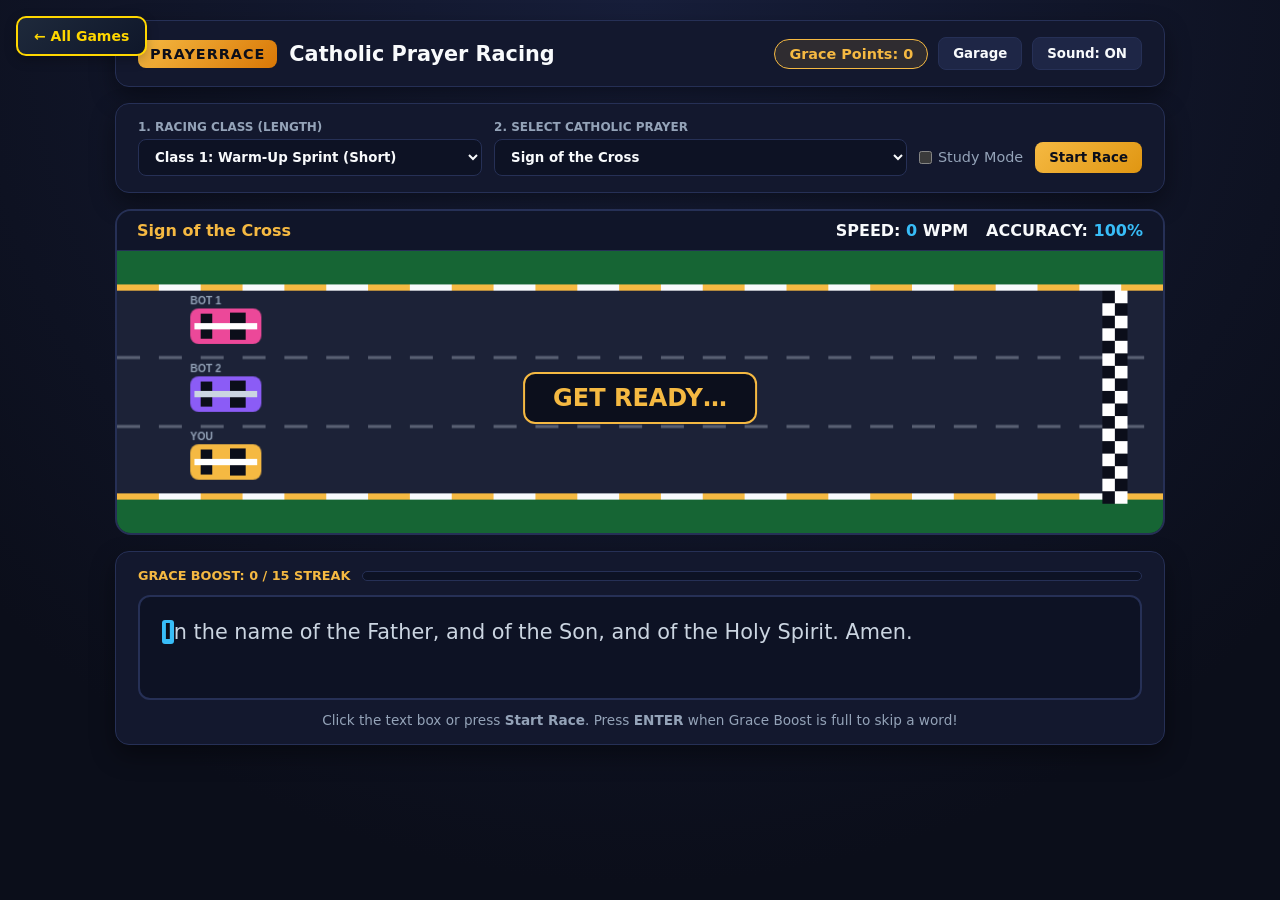
<file: special-game-1/PrayerRacing.html>
<!DOCTYPE html>
<html lang="en">
<head>
<meta charset="UTF-8">
<meta name="viewport" content="width=device-width, initial-scale=1, viewport-fit=cover">
<title>PrayerRace | Catholic Prayer Racing</title>
<style>
:root{
  --bg-dark:#0b0e1a;--panel-bg:#13182e;--panel-border:#263056;
  --gold:#f5b942;--accent-blue:#38bdf8;--accent-green:#22c55e;
  --accent-red:#ef4444;--text-main:#f8fafc;--text-muted:#94a3b8;--asphalt:#1c2237;
  color-scheme:dark;
}
*{box-sizing:border-box;margin:0;padding:0;font-family:'Segoe UI',system-ui,sans-serif}
body{
  background:radial-gradient(circle at top,#171e3a 0%,var(--bg-dark) 80%);
  color:var(--text-main);min-height:100vh;display:flex;flex-direction:column;align-items:center;padding:20px;
}
.game-wrapper{width:100%;max-width:1050px;display:flex;flex-direction:column;gap:16px}
.top-bar,.setup-bar,.typing-console{
  background:var(--panel-bg);border:1px solid var(--panel-border);
  border-radius:14px;padding:16px 22px;box-shadow:0 10px 25px rgba(0,0,0,.4);
}
.top-bar{display:flex;flex-wrap:wrap;justify-content:space-between;align-items:center;gap:12px}
.brand{display:flex;align-items:center;gap:12px}
.brand-badge{
  background:linear-gradient(135deg,var(--gold),#d97706);color:#0b0e1a;
  font-weight:900;padding:6px 12px;border-radius:8px;letter-spacing:1px;font-size:.9rem;
}
.brand h1{font-size:1.3rem;font-weight:800}
.top-controls{display:flex;align-items:center;gap:10px;flex-wrap:wrap}
.points-pill{
  background:rgba(245,185,66,.12);border:1px solid var(--gold);color:var(--gold);
  padding:6px 14px;border-radius:20px;font-weight:700;font-size:.9rem;
}
.btn{
  background:#1e2646;color:var(--text-main);border:1px solid var(--panel-border);
  padding:8px 14px;border-radius:8px;font-weight:600;cursor:pointer;transition:.15s;
}
.btn:hover{border-color:var(--gold);transform:translateY(-1px)}
.btn-gold{background:linear-gradient(135deg,var(--gold),#e09612);color:#0b0e1a;border:none;font-weight:800}
.setup-bar{display:grid;grid-template-columns:1fr 1.2fr auto;gap:12px;align-items:end}
@media(max-width:780px){.setup-bar{grid-template-columns:1fr}}
.control-group{display:flex;flex-direction:column;gap:5px}
.control-group label{font-size:.75rem;text-transform:uppercase;color:var(--text-muted);font-weight:700}
select{background:#0d1224;color:var(--text-main);border:1px solid var(--panel-border);padding:9px 12px;border-radius:8px;font-weight:600}
.mode-actions{display:flex;align-items:center;gap:12px;height:38px}
.toggle-study{display:flex;align-items:center;gap:6px;font-size:.9rem;color:var(--text-muted);cursor:pointer}
.track-container{position:relative;background:var(--asphalt);border:2px solid var(--panel-border);border-radius:16px;overflow:hidden}
.track-header{background:#101529;padding:10px 20px;display:flex;justify-content:space-between;flex-wrap:wrap;gap:6px;border-bottom:1px solid var(--panel-border)}
.prayer-title-display{font-weight:800;color:var(--gold)}
.live-metrics{display:flex;gap:18px;font-weight:700}
.metric span{color:var(--accent-blue)}
#raceCanvas{display:block;width:100%;height:auto;background:#1c2237}
.countdown-banner{
  position:absolute;top:58%;left:50%;transform:translate(-50%,-50%);
  background:rgba(11,14,26,.9);border:2px solid var(--gold);color:var(--gold);
  padding:10px 28px;border-radius:12px;font-size:1.5rem;font-weight:900;pointer-events:none;
}
.countdown-banner.hidden{opacity:0}
.typing-console{display:flex;flex-direction:column;gap:12px}
.boost-row{display:flex;justify-content:space-between;align-items:center;gap:12px;flex-wrap:wrap}
.boost-label{font-size:.8rem;font-weight:800;color:var(--gold)}
.boost-bar-wrap{flex:1;min-width:180px;height:10px;background:#0d1224;border-radius:99px;overflow:hidden;border:1px solid var(--panel-border)}
.boost-bar-fill{height:100%;width:0%;background:linear-gradient(90deg,var(--accent-blue),var(--gold));transition:width .15s}
.boost-ready{box-shadow:0 0 12px var(--gold)}
.prompt-display{background:#0d1224;border:2px solid var(--panel-border);border-radius:12px;padding:18px 22px;font-size:1.3rem;line-height:1.65;cursor:text;user-select:none;min-height:105px}
.prompt-display.focused{border-color:var(--accent-blue)}
.prompt-display.error-flash{border-color:var(--accent-red);animation:shake .2s}
@keyframes shake{0%,100%{transform:translateX(0)}25%{transform:translateX(-4px)}75%{transform:translateX(4px)}}
.char-done{color:var(--accent-green);font-weight:600}
.char-current{background:var(--accent-blue);color:#0b0e1a;border-radius:3px;padding:0 2px;font-weight:800}
.char-rest{color:#cbd5e1}
.console-hint{font-size:.85rem;color:var(--text-muted);text-align:center}
.overlay{position:fixed;inset:0;background:rgba(7,10,20,.85);display:none;align-items:center;justify-content:center;padding:20px;z-index:50}
.overlay.open{display:flex}
.modal-card{background:var(--panel-bg);border:2px solid var(--gold);border-radius:16px;padding:28px;max-width:560px;width:100%;text-align:center}
.place-badge{font-size:2rem;font-weight:900;color:var(--gold);margin-bottom:4px}
.modal-sub{color:var(--text-muted);margin-bottom:20px}
.stats-grid{display:grid;grid-template-columns:repeat(3,1fr);gap:12px;margin-bottom:22px}
.stat-box{background:#0d1224;border:1px solid var(--panel-border);border-radius:10px;padding:14px 8px}
.stat-val{font-size:1.5rem;font-weight:900;color:var(--accent-blue)}
.stat-box.gold .stat-val{color:var(--gold)}
.stat-lbl{font-size:.75rem;text-transform:uppercase;color:var(--text-muted);margin-top:4px}
.modal-actions{display:flex;gap:12px;justify-content:center;flex-wrap:wrap}
.garage-grid{display:grid;grid-template-columns:repeat(auto-fit,minmax(145px,1fr));gap:12px;margin:18px 0}
.car-card{background:#0d1224;border:1px solid var(--panel-border);border-radius:12px;padding:14px;display:flex;flex-direction:column;gap:8px;align-items:center}
.car-card.equipped{border-color:var(--gold);background:rgba(245,185,66,.08)}
.car-swatch{width:64px;height:28px;border-radius:6px;position:relative;margin:4px 0}
.car-swatch::after{content:'';position:absolute;left:4px;right:4px;top:11px;height:6px;background:#fff}
.car-name{font-weight:800;font-size:.95rem}
</style>
  <link rel="stylesheet" href="../nav.css">
</head>
<body>
<div class="game-wrapper">
  <header class="top-bar">
    <div class="brand">
      <div class="brand-badge">PRAYERRACE</div>
      <h1>Catholic Prayer Racing</h1>
    </div>
    <div class="top-controls">
      <div class="points-pill">Grace Points: <span id="gracePointsDisplay">0</span></div>
      <button class="btn" id="garageBtn">Garage</button>
      <button class="btn" id="soundBtn">Sound: ON</button>
    </div>
  </header>

  <section class="setup-bar">
    <div class="control-group">
      <label for="classSelect">1. Racing Class (Length)</label>
      <select id="classSelect">
        <option value="1">Class 1: Warm-Up Sprint (Short)</option>
        <option value="2">Class 2: Devotional Circuit (Medium)</option>
        <option value="3">Class 3: Liturgical Grand Prix (Long)</option>
      </select>
    </div>
    <div class="control-group">
      <label for="prayerSelect">2. Select Catholic Prayer</label>
      <select id="prayerSelect"></select>
    </div>
    <div class="mode-actions">
      <label class="toggle-study"><input type="checkbox" id="studyModeToggle"> Study Mode</label>
      <button class="btn btn-gold" id="startRaceBtn">Start Race</button>
    </div>
  </section>

  <section class="track-container">
    <div class="track-header">
      <div class="prayer-title-display" id="activePrayerTitle">Sign of the Cross</div>
      <div class="live-metrics">
        <div class="metric">SPEED: <span id="wpmDisplay">0</span> WPM</div>
        <div class="metric">ACCURACY: <span id="accDisplay">100%</span></div>
      </div>
    </div>
    <canvas id="raceCanvas" width="1000" height="270"></canvas>
    <div class="countdown-banner" id="countdownBanner">GET READY…</div>
  </section>

  <section class="typing-console">
    <div class="boost-row">
      <div class="boost-label">GRACE BOOST: <span id="boostText">0 / 15 STREAK</span></div>
      <div class="boost-bar-wrap" id="boostWrap"><div class="boost-bar-fill" id="boostFill"></div></div>
    </div>
    <div class="prompt-display" id="promptBox" tabindex="0"></div>
    <div class="console-hint">Click the text box or press <strong>Start Race</strong>. Press <strong>ENTER</strong> when Grace Boost is full to skip a word!</div>
  </section>
</div>
<div class="overlay" id="resultsModal">
  <div class="modal-card">
    <div class="place-badge" id="resultPlace">1st Place!</div>
    <div class="modal-sub" id="resultPrayerName">Prayer Completed</div>
    <div class="stats-grid">
      <div class="stat-box"><div class="stat-val" id="finalWpm">0</div><div class="stat-lbl">Words / Min</div></div>
      <div class="stat-box"><div class="stat-val" id="finalAcc">100%</div><div class="stat-lbl">Accuracy</div></div>
      <div class="stat-box gold"><div class="stat-val" id="finalPoints">+0</div><div class="stat-lbl">Grace Points</div></div>
    </div>
    <div class="modal-actions">
      <button class="btn" id="replayBtn">Race Same Prayer</button>
      <button class="btn btn-gold" id="nextPrayerBtn">Next Prayer →</button>
    </div>
  </div>
</div>

<div class="overlay" id="garageModal">
  <div class="modal-card">
    <div class="place-badge">Racer Garage</div>
    <div class="modal-sub">Unlock custom vehicles using your Grace Points.</div>
    <div class="garage-grid" id="garageGrid"></div>
    <button class="btn btn-gold" id="closeGarageBtn">Back to Track</button>
  </div>
</div>
<script>
const PRAYERS = [
  { id: "sign", class: 1, title: "Sign of the Cross",
    text: "In the name of the Father, and of the Son, and of the Holy Spirit. Amen." },
  { id: "glory", class: 1, title: "Glory Be",
    text: "Glory be to the Father, and to the Son, and to the Holy Spirit, as it was in the beginning, is now, and ever shall be, world without end. Amen." },
  { id: "fatima", class: 1, title: "Fatima Prayer",
    text: "O my Jesus, forgive us our sins, save us from the fires of hell, and lead all souls to Heaven, especially those most in need of Thy mercy. Amen." },
  { id: "ourfather", class: 2, title: "Our Father",
    text: "Our Father, who art in heaven, hallowed be thy name; thy kingdom come, thy will be done on earth as it is in heaven. Give us this day our daily bread, and forgive us our trespasses, as we forgive those who trespass against us; and lead us not into temptation, but deliver us from evil. Amen." },
  { id: "hailmary", class: 2, title: "Hail Mary",
    text: "Hail, Mary, full of grace, the Lord is with thee. Blessed art thou amongst women and blessed is the fruit of thy womb, Jesus. Holy Mary, Mother of God, pray for us sinners, now and at the hour of our death. Amen." },
  { id: "hailholyqueen", class: 3, title: "Hail, Holy Queen",
    text: "Hail, Holy Queen, Mother of Mercy, our life, our sweetness, and our hope. To thee do we cry, poor banished children of Eve. To thee do we send up our sighs, mourning and weeping in this valley of tears. Turn then, most gracious advocate, thine eyes of mercy toward us, and after this our exile, show unto us the blessed fruit of thy womb, Jesus. O clement, O loving, O sweet Virgin Mary. Amen." },
  { id: "stmichael", class: 3, title: "Prayer to St. Michael",
    text: "Saint Michael the Archangel, defend us in battle. Be our protection against the wickedness and snares of the devil; may God rebuke him, we humbly pray; and do thou, O Prince of the Heavenly Host, by the power of God, cast into hell Satan and all the evil spirits who prowl about the world seeking the ruin of souls. Amen." }
];

const CARS = [
  { id: "gold", name: "Vatican Gold GT", color: "#f5b942", stripe: "#ffffff", cost: 0 },
  { id: "azure", name: "Marian Azure", color: "#38bdf8", stripe: "#f8fafc", cost: 150 },
  { id: "crimson", name: "Martyr Crimson", color: "#ef4444", stripe: "#f5b942", cost: 300 },
  { id: "emerald", name: "Liturgical Emerald", color: "#22c55e", stripe: "#ffffff", cost: 500 },
  { id: "royal", name: "Advent Royal", color: "#a855f7", stripe: "#f5b942", cost: 800 }
];

let gracePoints = Number(localStorage.getItem("pr_points") || 0);
let unlockedCars = JSON.parse(localStorage.getItem("pr_unlocked") || '["gold"]');
let equippedCarId = localStorage.getItem("pr_equipped") || "gold";
let soundOn = true, currentPrayer = PRAYERS[0], typedIndex = 0;
let totalKeystrokes = 0, correctKeystrokes = 0, boostStreak = 0;
const BOOST_MAX = 15;
let raceState = "idle", startTime = 0, boostTimer = 0, superBoostTimer = 0, roadOffset = 0, finishOrder = [];

const canvas = document.getElementById("raceCanvas"), ctx = canvas.getContext("2d");
const START_X = 70, FINISH_X = 890, TRACK_DIST = FINISH_X - START_X;
const playerCar = { x: START_X, y: 185, width: 68, height: 34, label: "YOU" };
const bots = [
  { x: START_X, y: 55, width: 68, height: 34, color: "#ec4899", stripe: "#fff", baseWpm: 34, label: "BOT 1" },
  { x: START_X, y: 120, width: 68, height: 34, color: "#8b5cf6", stripe: "#cbd5e1", baseWpm: 46, label: "BOT 2" }
];
const audioCtx = new (window.AudioContext || window.webkitAudioContext)();
function playTone(freq, type = "sine", dur = 0.08, vol = 0.08) {
  if (!soundOn) return;
  if (audioCtx.state === "suspended") audioCtx.resume();
  const osc = audioCtx.createOscillator(), gain = audioCtx.createGain();
  osc.type = type; osc.frequency.value = freq;
  gain.gain.setValueAtTime(vol, audioCtx.currentTime);
  gain.gain.exponentialRampToValueAtTime(0.001, audioCtx.currentTime + dur);
  osc.connect(gain); gain.connect(audioCtx.destination);
  osc.start(); osc.stop(audioCtx.currentTime + dur);
}

const classSelect = document.getElementById("classSelect"), prayerSelect = document.getElementById("prayerSelect");
const studyModeToggle = document.getElementById("studyModeToggle"), promptBox = document.getElementById("promptBox");
const countdownBanner = document.getElementById("countdownBanner");

function populatePrayers() {
  const filtered = PRAYERS.filter(p => p.class === Number(classSelect.value));
  prayerSelect.innerHTML = filtered.map(p => `<option value="${p.id}">${p.title}</option>`).join("");
  selectPrayer(filtered[0].id);
}

function selectPrayer(id) {
  currentPrayer = PRAYERS.find(p => p.id === id) || PRAYERS[0];
  document.getElementById("activePrayerTitle").textContent = currentPrayer.title;
  resetRace();
}

function resetRace() {
  raceState = "idle"; typedIndex = 0; totalKeystrokes = 0; correctKeystrokes = 0;
  boostStreak = 0; boostTimer = 0; superBoostTimer = 0; finishOrder = [];
  playerCar.x = START_X; bots.forEach(b => b.x = START_X);
  document.getElementById("wpmDisplay").textContent = "0";
  document.getElementById("accDisplay").textContent = "100%";
  countdownBanner.textContent = "GET READY…"; countdownBanner.classList.remove("hidden");
  updateBoostUI(); renderPrompt();
}

function startCountdown() {
  resetRace(); raceState = "countdown"; promptBox.focus();
  let count = 3; countdownBanner.textContent = `STARTING IN ${count}…`; playTone(440, "triangle", 0.12);
  const timer = setInterval(() => {
    count--;
    if (count > 0) { countdownBanner.textContent = `STARTING IN ${count}…`; playTone(440, "triangle", 0.12); }
    else {
      clearInterval(timer); countdownBanner.textContent = "GO!"; playTone(880, "triangle", 0.25);
      raceState = "racing"; startTime = performance.now();
      setTimeout(() => countdownBanner.classList.add("hidden"), 600);
    }
  }, 750);
}

function renderPrompt() {
  const t = currentPrayer.text, esc = s => s.replace(/&/g,"&amp;").replace(/</g,"&lt;").replace(/>/g,"&gt;");
  const cur = esc(t[typedIndex] || "");
  promptBox.innerHTML = `<span class="char-done">${esc(t.slice(0, typedIndex))}</span>` +
    `<span class="char-current">${cur === " " ? "&nbsp;" : cur}</span>` +
    `<span class="char-rest">${esc(t.slice(typedIndex + 1))}</span>`;
}

function updateBoostUI() {
  document.getElementById("boostText").textContent = boostStreak >= BOOST_MAX ? "READY! PRESS ENTER" : `${boostStreak} / ${BOOST_MAX} STREAK`;
  document.getElementById("boostFill").style.width = `${Math.min(100, (boostStreak / BOOST_MAX) * 100)}%`;
  document.getElementById("boostWrap").classList.toggle("boost-ready", boostStreak >= BOOST_MAX);
}

function updateMetrics() {
  if (raceState !== "racing") return;
  const min = (performance.now() - startTime) / 60000;
  if (min > 0.005) document.getElementById("wpmDisplay").textContent = Math.round((typedIndex / 5) / min);
  const acc = totalKeystrokes > 0 ? Math.round((correctKeystrokes / totalKeystrokes) * 100) : 100;
  document.getElementById("accDisplay").textContent = `${acc}%`;
}

function checkFinish() {
  if (typedIndex < currentPrayer.text.length || raceState !== "racing") return;
  raceState = "finished";
  if (!finishOrder.includes("player")) finishOrder.push("player");
  const min = Math.max(0.01, (performance.now() - startTime) / 60000);
  const wpm = Math.round((currentPrayer.text.length / 5) / min);
  const acc = totalKeystrokes > 0 ? Math.round((correctKeystrokes / totalKeystrokes) * 100) : 100;
  const place = finishOrder.indexOf("player") + 1;
  const earned = Math.round(((currentPrayer.class * 50) + (place === 1 ? 60 : place === 2 ? 30 : 15) + wpm) * (acc / 100));
  gracePoints += earned; localStorage.setItem("pr_points", gracePoints);
  document.getElementById("gracePointsDisplay").textContent = gracePoints;
  document.getElementById("resultPlace").textContent = studyModeToggle.checked ? "Study Complete!" : (["1st Place!","2nd Place!","3rd Place!"][place - 1] || "Finished!");
  document.getElementById("resultPrayerName").textContent = currentPrayer.title;
  document.getElementById("finalWpm").textContent = wpm;
  document.getElementById("finalAcc").textContent = `${acc}%`;
  document.getElementById("finalPoints").textContent = `+${earned}`;
  document.getElementById("resultsModal").classList.add("open");
}

window.addEventListener("keydown", (e) => {
  if (document.querySelector(".overlay.open") || e.target.tagName === "SELECT") return;
  if (raceState === "idle" && document.activeElement === promptBox && e.key.length === 1) {
    raceState = "racing"; startTime = performance.now(); countdownBanner.classList.add("hidden");
  }
  if (raceState !== "racing") return;
  if (e.key === "Enter" && boostStreak >= BOOST_MAX) {
    e.preventDefault();
    while (typedIndex < currentPrayer.text.length && currentPrayer.text[typedIndex] !== " ") typedIndex++;
    while (typedIndex < currentPrayer.text.length && currentPrayer.text[typedIndex] === " ") typedIndex++;
    boostStreak = 0; superBoostTimer = 28; playTone(660, "sawtooth", 0.22, 0.1);
    playerCar.x = START_X + (typedIndex / currentPrayer.text.length) * TRACK_DIST;
    updateBoostUI(); renderPrompt(); checkFinish(); return;
  }
  if (e.key.length !== 1) return;
  e.preventDefault(); totalKeystrokes++;
  if (e.key === currentPrayer.text[typedIndex]) {
    typedIndex++; correctKeystrokes++; boostStreak = Math.min(BOOST_MAX, boostStreak + 1); boostTimer = 10;
    playTone(520 + boostStreak * 12, "sine", 0.05, 0.05);
    playerCar.x = START_X + (typedIndex / currentPrayer.text.length) * TRACK_DIST;
    updateBoostUI(); renderPrompt(); updateMetrics(); checkFinish();
  } else {
    boostStreak = 0; updateBoostUI(); playTone(160, "square", 0.09, 0.05);
    promptBox.classList.remove("error-flash"); void promptBox.offsetWidth; promptBox.classList.add("error-flash");
  }
});
function drawTrack() {
  ctx.fillStyle = "#166534"; ctx.fillRect(0, 0, canvas.width, 32); ctx.fillRect(0, 238, canvas.width, 32);
  for (let x = -40; x < canvas.width + 40; x += 40) {
    ctx.fillStyle = Math.floor((x + roadOffset) / 40) % 2 === 0 ? "#f5b942" : "#f8fafc";
    ctx.fillRect(x - (roadOffset % 40), 32, 40, 6); ctx.fillRect(x - (roadOffset % 40), 232, 40, 6);
  }
  ctx.fillStyle = "#1c2237"; ctx.fillRect(0, 38, canvas.width, 194);
  ctx.strokeStyle = "rgba(203,213,225,0.35)"; ctx.lineWidth = 3;
  ctx.setLineDash([22, 18]); ctx.lineDashOffset = roadOffset;
  [102, 168].forEach(y => { ctx.beginPath(); ctx.moveTo(0, y); ctx.lineTo(canvas.width, y); ctx.stroke(); });
  ctx.setLineDash([]);
  for (let r = 38; r < 232; r += 12) {
    for (let c = 0; c < 2; c++) {
      ctx.fillStyle = (Math.floor(r / 12) + c) % 2 === 0 ? "#fff" : "#0b0e1a";
      ctx.fillRect(FINISH_X + 52 + c * 12, r, 12, 12);
    }
  }
}

function drawCar(car, boost) {
  if (boost > 0) {
    const len = boost === 2 ? 48 + Math.random() * 18 : 24 + Math.random() * 12;
    ctx.fillStyle = boost === 2 ? "#f5b942" : "#38bdf8";
    ctx.beginPath(); ctx.moveTo(car.x, car.y + 7); ctx.lineTo(car.x - len, car.y + car.height / 2);
    ctx.lineTo(car.x, car.y + car.height - 7); ctx.closePath(); ctx.fill();
  }
  ctx.fillStyle = car.color; ctx.beginPath(); ctx.roundRect(car.x, car.y, car.width, car.height, 8); ctx.fill();
  ctx.fillStyle = "#0b0e1a"; ctx.fillRect(car.x + 38, car.y + 4, 15, car.height - 8); ctx.fillRect(car.x + 10, car.y + 5, 11, car.height - 10);
  ctx.fillStyle = car.stripe || "#fff"; ctx.fillRect(car.x + 4, car.y + 14, car.width - 8, 6);
  ctx.fillStyle = "#94a3b8"; ctx.font = "bold 10px sans-serif"; ctx.fillText(car.label, car.x, car.y - 4);
}

function gameLoop() {
  ctx.clearRect(0, 0, canvas.width, canvas.height);
  if (raceState === "racing") {
    roadOffset += 3; updateMetrics();
    if (!studyModeToggle.checked) {
      bots.forEach((b, i) => {
        if (b.x < FINISH_X) {
          b.x += (((b.baseWpm * 5) / 60) / currentPrayer.text.length / 60) * TRACK_DIST;
          if (b.x >= FINISH_X && !finishOrder.includes(`bot${i}`)) finishOrder.push(`bot${i}`);
        }
      });
    }
  }
  drawTrack();
  if (!studyModeToggle.checked) bots.forEach(b => drawCar(b, 0));
  const eq = CARS.find(c => c.id === equippedCarId) || CARS[0];
  playerCar.color = eq.color; playerCar.stripe = eq.stripe;
  drawCar(playerCar, superBoostTimer > 0 ? 2 : (boostTimer > 0 ? 1 : 0));
  if (boostTimer > 0) boostTimer--; if (superBoostTimer > 0) superBoostTimer--;
  requestAnimationFrame(gameLoop);
}

function renderGarage() {
  document.getElementById("garageGrid").innerHTML = CARS.map(c => {
    const unl = unlockedCars.includes(c.id), eq = equippedCarId === c.id;
    const btn = eq ? `<button class="btn btn-gold" disabled>Equipped</button>` :
      unl ? `<button class="btn" onclick="equipCar('${c.id}')">Equip</button>` :
      `<button class="btn" onclick="buyCar('${c.id}')">Unlock (${c.cost} GP)</button>`;
    return `<div class="car-card ${eq ? "equipped" : ""}"><div class="car-swatch" style="background:${c.color}"></div><div class="car-name">${c.name}</div>${btn}</div>`;
  }).join("");
}

window.buyCar = id => {
  const c = CARS.find(x => x.id === id);
  if (!c || gracePoints < c.cost) return playTone(150, "square", 0.15);
  gracePoints -= c.cost; unlockedCars.push(id); equippedCarId = id;
  localStorage.setItem("pr_points", gracePoints); localStorage.setItem("pr_unlocked", JSON.stringify(unlockedCars));
  localStorage.setItem("pr_equipped", equippedCarId); document.getElementById("gracePointsDisplay").textContent = gracePoints;
  playTone(700, "triangle", 0.2); renderGarage();
};
window.equipCar = id => { equippedCarId = id; localStorage.setItem("pr_equipped", id); playTone(550, "sine", 0.1); renderGarage(); };

classSelect.addEventListener("change", populatePrayers);
prayerSelect.addEventListener("change", e => selectPrayer(e.target.value));
document.getElementById("startRaceBtn").addEventListener("click", startCountdown);
promptBox.addEventListener("focus", () => promptBox.classList.add("focused"));
promptBox.addEventListener("blur", () => promptBox.classList.remove("focused"));
document.getElementById("soundBtn").addEventListener("click", e => { soundOn = !soundOn; e.target.textContent = `Sound: ${soundOn ? "ON" : "OFF"}`; });
document.getElementById("garageBtn").addEventListener("click", () => { renderGarage(); document.getElementById("garageModal").classList.add("open"); });
document.getElementById("closeGarageBtn").addEventListener("click", () => document.getElementById("garageModal").classList.remove("open"));
document.getElementById("replayBtn").addEventListener("click", () => { document.getElementById("resultsModal").classList.remove("open"); startCountdown(); });
document.getElementById("nextPrayerBtn").addEventListener("click", () => {
  document.getElementById("resultsModal").classList.remove("open");
  const next = PRAYERS[(PRAYERS.findIndex(p => p.id === currentPrayer.id) + 1) % PRAYERS.length];
  classSelect.value = next.class; populatePrayers(); prayerSelect.value = next.id; selectPrayer(next.id); startCountdown();
});

document.getElementById("gracePointsDisplay").textContent = gracePoints;
populatePrayers(); gameLoop();
</script>
  <script src="../nav.js"></script>
</body>
</html>
</file>
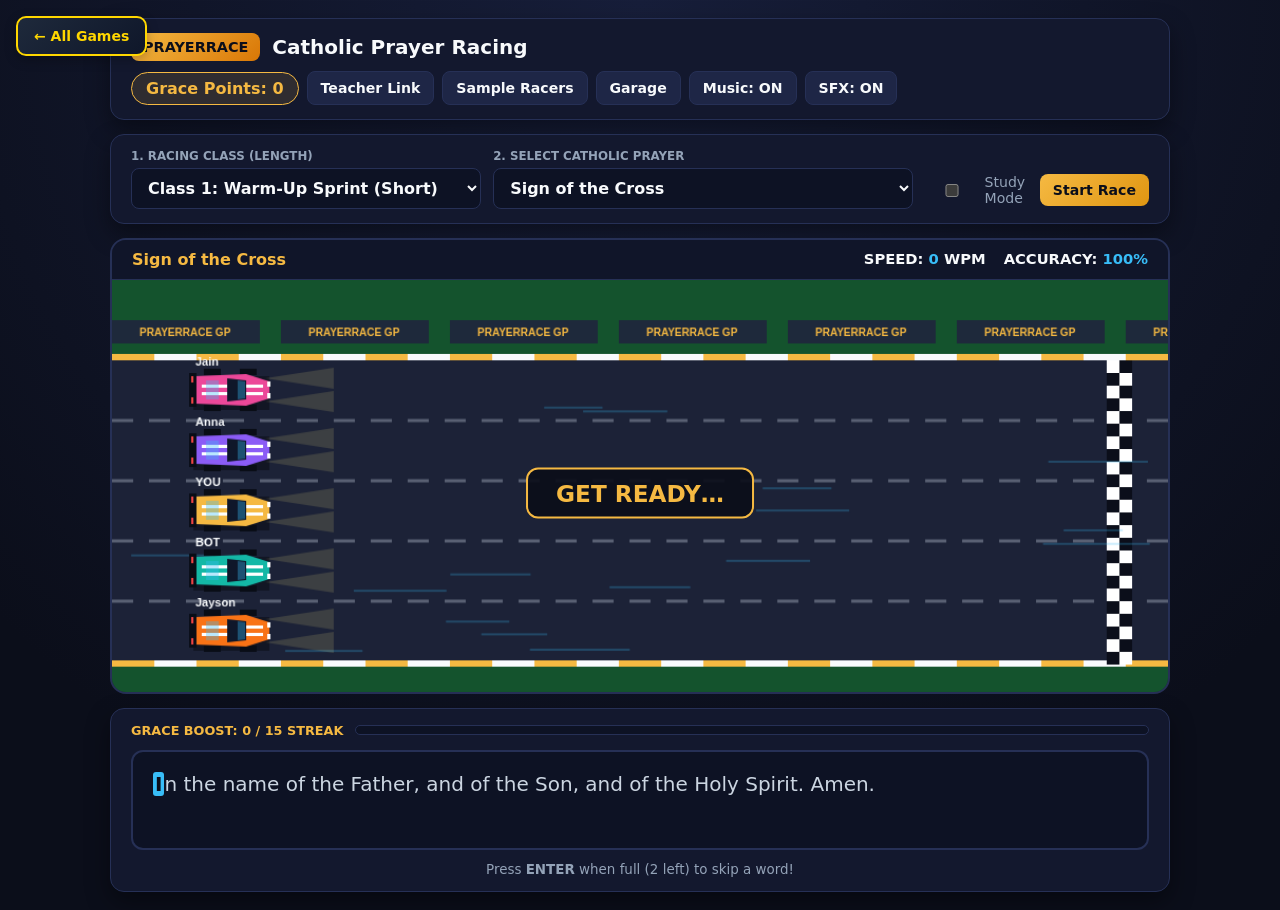
<file: special-game-1/PrayerRacing_upgrade.html>
<!DOCTYPE html>
<html lang="en">
<head>
<meta charset="UTF-8">
<meta name="viewport" content="width=device-width, initial-scale=1">
<title>PrayerRace | Catholic Prayer Racing</title>

<style>
:root{
  --bg-dark:#0b0e1a;--panel-bg:#13182e;--panel-border:#263056;
  --gold:#f5b942;--accent-blue:#38bdf8;--accent-green:#22c55e;
  --accent-red:#ef4444;--text-main:#f8fafc;--text-muted:#94a3b8;
  --asphalt:#1c2237;color-scheme:dark;
}
*{box-sizing:border-box;margin:0;padding:0;font-family:system-ui,sans-serif}
body{
  background:radial-gradient(circle at top,#171e3a 0%,var(--bg-dark) 80%);
  color:var(--text-main);min-height:100vh;display:flex;
  flex-direction:column;align-items:center;padding:18px;
}
.game-wrapper{
  width:100%;max-width:1060px;display:flex;flex-direction:column;gap:14px
}
.top-bar,.setup-bar,.typing-console{
  background:var(--panel-bg);border:1px solid var(--panel-border);
  border-radius:14px;padding:14px 20px;box-shadow:0 10px 25px rgba(0,0,0,.4)
}
.top-bar{
  display:flex;flex-wrap:wrap;justify-content:space-between;
  align-items:center;gap:10px
}
.brand{display:flex;align-items:center;gap:12px}
.brand-badge{
  background:linear-gradient(135deg,var(--gold),#d97706);color:#0b0e1a;
  font-weight:900;padding:6px 12px;border-radius:8px;font-size:.9rem
}
.brand h1{font-size:1.25rem;font-weight:800}
.top-controls{display:flex;align-items:center;gap:8px;flex-wrap:wrap}
.points-pill{
  background:rgba(245,185,66,.12);border:1px solid var(--gold);
  color:var(--gold);padding:6px 14px;border-radius:20px;font-weight:700
}
.btn{
  background:#1e2646;color:var(--text-main);border-radius:8px;
  border:1px solid var(--panel-border);padding:8px 13px;
  font-weight:600;cursor:pointer;transition:.15s;font-size:.88rem
}
.btn:hover{border-color:var(--gold);transform:translateY(-1px)}
.btn-gold{
  background:linear-gradient(135deg,var(--gold),#e09612);
  color:#0b0e1a;border:none;font-weight:800
}
.setup-bar{
  display:grid;grid-template-columns:1fr 1.2fr auto;gap:12px;align-items:end
}
@media(max-width:820px){.setup-bar{grid-template-columns:1fr}}
.control-group{display:flex;flex-direction:column;gap:5px}
.control-group label{
  font-size:.74rem;text-transform:uppercase;color:var(--text-muted);font-weight:700
}
select,input,textarea{
  background:#0d1224;color:var(--text-main);border-radius:8px;
  border:1px solid var(--panel-border);padding:9px 12px;
  font-weight:600;width:100%;font-size:16px
}
.mode-actions{display:flex;align-items:center;gap:12px;height:38px}
.toggle-study{
  display:flex;align-items:center;gap:6px;font-size:.88rem;
  color:var(--text-muted);cursor:pointer
}
.track-container{
  position:relative;background:var(--asphalt);
  border:2px solid var(--panel-border);border-radius:16px;overflow:hidden
}
.track-header{
  background:#101529;padding:10px 20px;display:flex;flex-wrap:wrap;
  justify-content:space-between;gap:6px;border-bottom:1px solid var(--panel-border)
}
.prayer-title-display{font-weight:800;color:var(--gold)}
.live-metrics{display:flex;gap:18px;font-weight:700;font-size:.92rem}
.metric span{color:var(--accent-blue)}
#pixiStage canvas{display:block;width:100%;height:auto}
.countdown-banner{
  position:absolute;top:56%;left:50%;transform:translate(-50%,-50%);
  background:rgba(11,14,26,.92);border:2px solid var(--gold);color:var(--gold);
  padding:10px 28px;border-radius:12px;font-size:1.45rem;font-weight:900;
  pointer-events:none;z-index:10
}
.countdown-banner.hidden{opacity:0}
.typing-console{display:flex;flex-direction:column;gap:12px;position:relative}
.boost-row{
  display:flex;justify-content:space-between;align-items:center;gap:12px;flex-wrap:wrap
}
.boost-label{font-size:.8rem;font-weight:800;color:var(--gold)}
.boost-bar-wrap{
  flex:1;min-width:180px;height:10px;background:#0d1224;
  border-radius:99px;overflow:hidden;border:1px solid var(--panel-border)
}
.boost-bar-fill{
  height:100%;width:0%;transition:width .15s;
  background:linear-gradient(90deg,var(--accent-blue),var(--gold))
}
.boost-ready{box-shadow:0 0 12px var(--gold)}
.prompt-display{
  background:#0d1224;border:2px solid var(--panel-border);border-radius:12px;
  padding:16px 20px;font-size:1.25rem;line-height:1.65;cursor:text;
  user-select:none;min-height:100px
}
.prompt-display.focused{border-color:var(--accent-blue)}
.prompt-display.error-flash{border-color:var(--accent-red);animation:shake .2s}
@keyframes shake{
  0%,100%{transform:translateX(0)}
  25%{transform:translateX(-4px)}
  75%{transform:translateX(4px)}
}
.char-done{color:var(--accent-green);font-weight:600}
.char-current{
  background:var(--accent-blue);color:#0b0e1a;
  border-radius:3px;padding:0 2px;font-weight:800
}
.char-rest{color:#cbd5e1}
#mobileInput{
  position:absolute;opacity:0;pointer-events:none;
  width:1px;height:1px;top:50%;left:50%;font-size:16px
}
.console-hint{font-size:.84rem;color:var(--text-muted);text-align:center}
.overlay{
  position:fixed;inset:0;background:rgba(7,10,20,.86);display:none;
  align-items:center;justify-content:center;padding:18px;z-index:50
}
.overlay.open{display:flex}
.modal-card{
  background:var(--panel-bg);border:2px solid var(--gold);border-radius:16px;
  padding:24px;max-width:560px;width:100%;text-align:center
}
.place-badge{font-size:1.85rem;font-weight:900;color:var(--gold);margin-bottom:4px}
.modal-sub{color:var(--text-muted);margin-bottom:14px;font-size:.92rem}
.stats-grid{display:grid;grid-template-columns:repeat(3,1fr);gap:10px;margin-bottom:16px}
.stat-box{
  background:#0d1224;border:1px solid var(--panel-border);
  border-radius:10px;padding:12px 8px
}
.stat-val{font-size:1.45rem;font-weight:900;color:var(--accent-blue)}
.stat-box.gold .stat-val{color:var(--gold)}
.stat-lbl{font-size:.72rem;text-transform:uppercase;color:var(--text-muted);margin-top:4px}
.modal-actions{display:flex;gap:10px;justify-content:center;flex-wrap:wrap}
.garage-grid{
  display:grid;grid-template-columns:repeat(auto-fit,minmax(140px,1fr));
  gap:10px;margin:14px 0
}
.car-card{
  background:#0d1224;border:1px solid var(--panel-border);border-radius:12px;
  padding:12px;display:flex;flex-direction:column;gap:8px;align-items:center
}
.car-card.equipped{border-color:var(--gold);background:rgba(245,185,66,.08)}
.car-swatch{width:64px;height:26px;border-radius:6px;position:relative}
.car-swatch::after{
  content:'';position:absolute;left:4px;right:4px;top:10px;height:6px;background:#fff
}
.form-stack{display:flex;flex-direction:column;gap:10px;text-align:left;margin-bottom:14px}
.status-msg{font-size:.88rem;font-weight:700;min-height:20px;color:var(--accent-green)}
.status-msg.err{color:var(--accent-red)}
.lb-list{list-style:none;text-align:left;margin:12px 0;display:flex;flex-direction:column;gap:6px}
.lb-item{
  background:#0d1224;padding:8px 14px;border-radius:8px;
  display:flex;justify-content:space-between;font-size:.9rem
}
</style>
</head>
<body>
<div class="game-wrapper">
  <header class="top-bar">
    <div class="brand">
      <div class="brand-badge">PRAYERRACE</div>
      <h1>Catholic Prayer Racing</h1>
    </div>
    <div class="top-controls">
      <div class="points-pill">Grace Points: <span id="gracePointsDisplay">0</span></div>
      <button class="btn" id="teacherBtn">Teacher Link</button>
      <button class="btn" id="recordsBtn">Sample Racers</button>
      <button class="btn" id="garageBtn">Garage</button>
      <button class="btn" id="musicBtn">Music: ON</button>
      <button class="btn" id="soundBtn">SFX: ON</button>
    </div>
  </header>

  <section class="setup-bar">
    <div class="control-group">
      <label for="classSelect">1. Racing Class (Length)</label>
      <select id="classSelect">
        <option value="1">Class 1: Warm-Up Sprint (Short)</option>
        <option value="2">Class 2: Devotional Circuit (Medium)</option>
        <option value="3">Class 3: Liturgical Grand Prix (Long)</option>
      </select>
    </div>
    <div class="control-group">
      <label for="prayerSelect">2. Select Catholic Prayer</label>
      <select id="prayerSelect"></select>
    </div>
    <div class="mode-actions">
      <label class="toggle-study">
        <input type="checkbox" id="studyModeToggle"> Study Mode
      </label>
      <button class="btn btn-gold" id="startRaceBtn">Start Race</button>
    </div>
  </section>

  <section class="track-container">
    <div class="track-header">
      <div class="prayer-title-display" id="activePrayerTitle">Sign of the Cross</div>
      <div class="live-metrics">
        <div class="metric">SPEED: <span id="wpmDisplay">0</span> WPM</div>
        <div class="metric">ACCURACY: <span id="accDisplay">100%</span></div>
      </div>
    </div>
    <div id="pixiStage"></div>
    <div class="countdown-banner" id="countdownBanner">GET READY…</div>
  </section>

  <section class="typing-console">
    <div class="boost-row">
      <div class="boost-label">GRACE BOOST: <span id="boostText">0 / 15 STREAK</span></div>
      <div class="boost-bar-wrap" id="boostWrap">
        <div class="boost-bar-fill" id="boostFill"></div>
      </div>
    </div>
    <input type="text" id="mobileInput" autocomplete="off" autocorrect="off"
      autocapitalize="off" spellcheck="false">
    <div class="prompt-display" id="promptBox" tabindex="0"></div>
    <div class="console-hint" id="consoleHint">
      Tap or click the text box to type. Press <strong>ENTER</strong> when full!
    </div>
  </section>
</div>
<div class="overlay" id="resultsModal">
  <div class="modal-card">
    <div class="place-badge" id="resultPlace">1st Place!</div>
    <div class="modal-sub" id="resultPrayerName">Prayer Completed</div>
    <div class="stats-grid">
      <div class="stat-box">
        <div class="stat-val" id="finalWpm">0</div>
        <div class="stat-lbl">Words / Min</div>
      </div>
      <div class="stat-box">
        <div class="stat-val" id="finalAcc">100%</div>
        <div class="stat-lbl">Accuracy</div>
      </div>
      <div class="stat-box gold">
        <div class="stat-val" id="finalPoints">+0</div>
        <div class="stat-lbl">Grace Points</div>
      </div>
    </div>
    <div class="modal-actions">
      <button class="btn" id="replayBtn">Race Same Prayer</button>
      <button class="btn btn-gold" id="nextPrayerBtn">Next Prayer →</button>
    </div>
  </div>
</div>

<div class="overlay" id="garageModal">
  <div class="modal-card">
    <div class="place-badge">Racer Garage</div>
    <div class="modal-sub">Unlock custom vehicles using your Grace Points.</div>
    <div class="garage-grid" id="garageGrid"></div>
    <button class="btn btn-gold" id="closeGarageBtn">Back to Track</button>
  </div>
</div>

<div class="overlay" id="teacherModal">
  <div class="modal-card">
    <div class="place-badge">Teacher Custom Link</div>
    <div class="modal-sub">Create a shareable race link with custom text.</div>
    <div class="form-stack">
      <input type="text" id="customTitleInput" placeholder="Title (e.g. Psalm 23)">
      <textarea id="customTextInput" rows="4" placeholder="Paste text here..."></textarea>
      <input type="text" id="generatedLinkOutput" readonly placeholder="Generated link...">
      <div class="status-msg" id="linkStatusMsg"></div>
    </div>
    <div class="modal-actions">
      <button class="btn btn-gold" id="generateLinkBtn">Generate & Copy Link</button>
      <button class="btn" id="closeTeacherBtn">Close</button>
    </div>
  </div>
</div>

<div class="overlay" id="recordsModal">
  <div class="modal-card">
    <div class="place-badge">Sample Racers</div>
    <div class="modal-sub">Benchmark speeds for practice comparison.</div>
    <ul class="lb-list" id="leaderboardList"></ul>
    <button class="btn btn-gold" id="closeRecordsBtn">Close</button>
  </div>
</div>
<script>
const PRAYERS = Array.of(
  {
    id: "sign", class: 1, title: "Sign of the Cross",
    text: "In the name of the Father, and of the Son, and of the Holy Spirit. Amen."
  },
  {
    id: "glory", class: 1, title: "Glory Be",
    text: "Glory be to the Father, and to the Son, and to the Holy Spirit, " +
      "as it was in the beginning, is now, and ever shall be, world without end. Amen."
  },
  {
    id: "fatima", class: 1, title: "Fatima Prayer",
    text: "O my Jesus, forgive us our sins, save us from the fires of hell, " +
      "and lead all souls to Heaven, especially those most in need of Thy mercy. Amen."
  },
  {
    id: "ourfather", class: 2, title: "Our Father",
    text: "Our Father, who art in heaven, hallowed be thy name; thy kingdom come, " +
      "thy will be done on earth as it is in heaven. Give us this day our daily bread, " +
      "and forgive us our trespasses, as we forgive those who trespass against us; " +
      "and lead us not into temptation, but deliver us from evil. Amen."
  },
  {
    id: "hailmary", class: 2, title: "Hail Mary",
    text: "Hail, Mary, full of grace, the Lord is with thee. Blessed art thou " +
      "amongst women and blessed is the fruit of thy womb, Jesus. Holy Mary, " +
      "Mother of God, pray for us sinners, now and at the hour of our death. Amen."
  },
  {
    id: "hailholyqueen", class: 3, title: "Hail, Holy Queen",
    text: "Hail, Holy Queen, Mother of Mercy, our life, our sweetness, and our hope. " +
      "To thee do we cry, poor banished children of Eve. To thee do we send up our sighs, " +
      "mourning and weeping in this valley of tears. Turn then, most gracious advocate, " +
      "thine eyes of mercy toward us, and after this our exile, show unto us the blessed " +
      "fruit of thy womb, Jesus. O clement, O loving, O sweet Virgin Mary. Amen."
  },
  {
    id: "stmichael", class: 3, title: "Prayer to St. Michael",
    text: "Saint Michael the Archangel, defend us in battle. Be our protection against " +
      "the wickedness and snares of the devil; may God rebuke him, we humbly pray; " +
      "and do thou, O Prince of the Heavenly Host, by the power of God, cast into hell " +
      "Satan and all the evil spirits who prowl about the world seeking the ruin of souls. Amen."
  }
);

const CARS = Array.of(
  { id: "gold", name: "Vatican Gold GT", color: "#f5b942", hex: 0xf5b942, stripeHex: 0xffffff, cost: 0 },
  { id: "azure", name: "Marian Azure", color: "#38bdf8", hex: 0x38bdf8, stripeHex: 0xf8fafc, cost: 150 },
  { id: "crimson", name: "Martyr Crimson", color: "#ef4444", hex: 0xef4444, stripeHex: 0xf5b942, cost: 300 },
  { id: "emerald", name: "Liturgical Emerald", color: "#22c55e", hex: 0x22c55e, stripeHex: 0xffffff, cost: 500 },
  { id: "royal", name: "Advent Royal", color: "#a855f7", hex: 0xa855f7, stripeHex: 0xf5b942, cost: 800 }
);

const SAMPLE_RACERS = Array.of(
  { studentName: "St. Jude Youth Group (Sample)", wpm: 68 },
  { studentName: "Grade 6 Morning Bell (Sample)", wpm: 52 },
  { studentName: "Confirmation Prep A (Sample)", wpm: 44 },
  { studentName: "First Communion Class (Sample)", wpm: 31 }
);

const LANE_YS = Array.of(104, 161, 218, 275, 332);
const LANE_DIVIDERS = Array.of(133, 190, 247, 304);
const placeBonuses = Array.of(60, 40, 25, 15, 10);
let gracePoints = Number(localStorage.getItem("pr_points"));
if (!Number.isFinite(gracePoints) || gracePoints < 0) gracePoints = 0;

let unlockedCars = Array.of("gold");
try {
  const parsed = JSON.parse(localStorage.getItem("pr_unlocked"));
  if (Array.isArray(parsed) && parsed.length > 0) unlockedCars = parsed;
} catch (e) { unlockedCars = Array.of("gold"); }

let equippedCarId = localStorage.getItem("pr_equipped") || "gold";
if (!CARS.some(c => c.id === equippedCarId)) equippedCarId = "gold";

function normalizeText(str) {
  return String(str || "")
    .normalize("NFD").replace(/[\u0300-\u036f]/g, "")
    .replace(/[‘’]/g, "'").replace(/[“”]/g, '"')
    .replace(/[–—]/g, "-").replace(/\u00a0/g, " ")
    .replace(/\s+/g, " ").trim();
}

function encodeTeacherPayload(title, text) {
  const json = JSON.stringify({ t: normalizeText(title), p: normalizeText(text) });
  const bytes = new TextEncoder().encode(json);
  let bin = "";
  for (let i = 0; i < bytes.length; i++) bin += String.fromCharCode(bytes.at(i));
  return btoa(bin).replace(/\+/g, "-").replace(/\//g, "_").replace(/=+$/, "");
}

function decodeTeacherPayload(raw) {
  let b64 = raw.replace(/-/g, "+").replace(/_/g, "/");
  while (b64.length % 4) b64 += "=";
  const bin = atob(b64);
  const bytes = new Uint8Array(bin.length);
  for (let i = 0; i < bin.length; i++) bytes.set(Array.of(bin.charCodeAt(i)), i);
  return JSON.parse(new TextDecoder().decode(bytes));
}

let customPrayerActive = null;
(function checkTeacherLink() {
  const raw = new URLSearchParams(window.location.search).get("race");
  if (!raw) return;
  try {
    const decoded = decodeTeacherPayload(raw);
    const title = decoded.t || decoded.title;
    const text = decoded.p || decoded.text;
    if (title && text) {
      customPrayerActive = {
        id: "custom", class: 1,
        title: normalizeText(title).slice(0, 80),
        text: normalizeText(text).slice(0, 1500)
      };
    }
  } catch (e) { console.warn("Invalid teacher link payload"); }
})();
let soundOn = true, musicOn = true, audioCtx = null;
let bgmTimer = null, bgmStep = 0;

function ensureAudio() {
  if (!audioCtx) {
    const Ctx = window.AudioContext || window.webkitAudioContext;
    audioCtx = new Ctx();
  }
  if (audioCtx.state === "suspended") audioCtx.resume();
}

function playTone(freq, type = "sine", dur = 0.08, vol = 0.08) {
  if (!soundOn) return;
  ensureAudio();
  const osc = audioCtx.createOscillator();
  const gain = audioCtx.createGain();
  osc.type = type;
  osc.frequency.value = freq;
  gain.gain.setValueAtTime(vol, audioCtx.currentTime);
  gain.gain.exponentialRampToValueAtTime(0.001, audioCtx.currentTime + dur);
  osc.connect(gain);
  gain.connect(audioCtx.destination);
  osc.start();
  osc.stop(audioCtx.currentTime + dur);
}

const BASS_SEQ = Array.of(
  110, 110, 220, 110, 130.81, 130.81, 146.83, 146.83,
  164.81, 164.81, 146.83, 130.81, 110, 110, 98, 98
);
const LEAD_SEQ = Array.of(
  440, 0, 523.25, 0, 659.25, 587.33, 523.25, 0,
  587.33, 0, 659.25, 783.99, 659.25, 0, 523.25, 493.88
);

function startRacingMusic() {
  if (!musicOn || bgmTimer) return;
  ensureAudio();
  bgmStep = 0;
  bgmTimer = setInterval(() => {
    if (!musicOn || raceState !== "racing") return;
    const now = audioCtx.currentTime;

    const bFreq = BASS_SEQ.at(bgmStep % BASS_SEQ.length);
    const bOsc = audioCtx.createOscillator(), bGain = audioCtx.createGain();
    bOsc.type = "sawtooth"; bOsc.frequency.setValueAtTime(bFreq, now);
    bGain.gain.setValueAtTime(0.032, now);
    bGain.gain.exponentialRampToValueAtTime(0.001, now + 0.12);
    bOsc.connect(bGain); bGain.connect(audioCtx.destination);
    bOsc.start(now); bOsc.stop(now + 0.13);

    const lFreq = LEAD_SEQ.at(bgmStep % LEAD_SEQ.length);
    if (lFreq > 0) {
      const lOsc = audioCtx.createOscillator(), lGain = audioCtx.createGain();
      lOsc.type = "triangle"; lOsc.frequency.setValueAtTime(lFreq, now);
      lGain.gain.setValueAtTime(0.035, now);
      lGain.gain.exponentialRampToValueAtTime(0.001, now + 0.14);
      lOsc.connect(lGain); lGain.connect(audioCtx.destination);
      lOsc.start(now); lOsc.stop(now + 0.15);
    }

    if (bgmStep % 2 === 1) {
      const hOsc = audioCtx.createOscillator(), hGain = audioCtx.createGain();
      hOsc.type = "square"; hOsc.frequency.setValueAtTime(1400, now);
      hGain.gain.setValueAtTime(0.012, now);
      hGain.gain.exponentialRampToValueAtTime(0.001, now + 0.03);
      hOsc.connect(hGain); hGain.connect(audioCtx.destination);
      hOsc.start(now); hOsc.stop(now + 0.035);
    }
    bgmStep++;
  }, 115);
}

function stopRacingMusic() {
  clearInterval(bgmTimer);
  bgmTimer = null;
}

const START_X = 75, FINISH_X = 890, TRACK_DIST = FINISH_X - START_X;
const HAS_PIXI = typeof window.PIXI !== "undefined";
const stageHost = document.getElementById("pixiStage");

let app = null, fallbackCanvas = null, fctx = null, dynamicRoadGfx = null;

if (HAS_PIXI) {
  app = new PIXI.Application({
    width: 1000, height: 390, backgroundColor: 0x1c2237, antialias: true
  });
  stageHost.appendChild(app.view);

  const trackLayer = new PIXI.Container();
  const speedLinesLayer = new PIXI.Container();
  const carsLayer = new PIXI.Container();
  app.stage.addChild(trackLayer, speedLinesLayer, carsLayer);

  const roadBg = new PIXI.Graphics();
  roadBg.beginFill(0x14532d).drawRect(0, 0, 1000, 70).drawRect(0, 366, 1000, 24).endFill();
  roadBg.beginFill(0x1c2237).drawRect(0, 76, 1000, 284).endFill();
  trackLayer.addChild(roadBg);

  const finishGfx = new PIXI.Graphics();
  for (let r = 76; r < 360; r += 12) {
    for (let c = 0; c < 2; c++) {
      const w = (Math.floor((r - 76) / 12) + c) % 2 === 0;
      finishGfx.beginFill(w ? 0xffffff : 0x0b0e1a).drawRect(FINISH_X + 52 + c * 12, r, 12, 12).endFill();
    }
  }
  trackLayer.addChild(finishGfx);
  dynamicRoadGfx = new PIXI.Graphics();
  trackLayer.addChild(dynamicRoadGfx);

  window._pixiSpeedLines = Array.of();
  for (let i = 0; i < 16; i++) {
    const line = new PIXI.Graphics();
    line.beginFill(0x38bdf8, 0.25).drawRect(0, 0, 55 + Math.random() * 60, 2).endFill();
    line.x = Math.random() * 1000; line.y = 82 + Math.random() * 270;
    speedLinesLayer.addChild(line); window._pixiSpeedLines.push(line);
  }
  window._pixiCarsLayer = carsLayer;
} else {
  fallbackCanvas = document.createElement("canvas");
  fallbackCanvas.width = 1000; fallbackCanvas.height = 390;
  stageHost.appendChild(fallbackCanvas); fctx = fallbackCanvas.getContext("2d");
}

const offlineSpeedLines = Array.from({ length: 16 }, () => ({
  x: Math.random() * 1000, y: 82 + Math.random() * 270, w: 55 + Math.random() * 60
}));

function createCarVisual(labelText, bodyCss, bodyHex, stripeCss, stripeHex) {
  if (!HAS_PIXI) {
    return {
      label: labelText, color: bodyCss, stripe: stripeCss,
      x: START_X, y: 0, rotation: 0, visible: true, flameMode: 0,
      repaint(bHex, sHex, bCss, sCss) { this.color = bCss || this.color; this.stripe = sCss || this.stripe; }
    };
  }
  const root = new PIXI.Container();
  const flame = new PIXI.Graphics(); flame.visible = false; root.addChild(flame);
  const chassis = new PIXI.Graphics(); root.addChild(chassis);
  const tag = new PIXI.Text(labelText, { fontFamily: "sans-serif", fontSize: 11, fontWeight: "bold", fill: 0xf8fafc });
  tag.y = -17; root.addChild(tag);

  function repaint(bHex, sHex) {
    chassis.clear();
    // Drop shadow & Headlight cones
    chassis.beginFill(0x000000, 0.35).drawRoundedRect(2, 4, 72, 32, 10).endFill();
    chassis.beginFill(0xfef08a, 0.14).moveTo(70, 6).lineTo(135, -4).lineTo(135, 16).closePath().endFill();
    chassis.beginFill(0xfef08a, 0.14).moveTo(70, 28).lineTo(135, 18).lineTo(135, 38).closePath().endFill();
    // 4 Wide Racing Slicks
    chassis.beginFill(0x090d16).drawRoundedRect(12, -3, 16, 6, 2).drawRoundedRect(46, -3, 16, 6, 2)
      .drawRoundedRect(12, 31, 16, 6, 2).drawRoundedRect(46, 31, 16, 6, 2).endFill();
    // Aerodynamic Tapered GT Body
    chassis.beginFill(bHex).moveTo(4, 4).lineTo(52, 2).lineTo(74, 9).lineTo(74, 25).lineTo(52, 32).lineTo(4, 30).closePath().endFill();
    // Twin Racing Stripes & Hood Vent
    chassis.beginFill(sHex, 0.9).drawRect(10, 12, 58, 3).drawRect(10, 19, 58, 3).endFill();
    // Wraparound Tinted Cockpit & Rear Glass
    chassis.beginFill(0x0f172a).moveTo(34, 6).lineTo(52, 8).lineTo(52, 26).lineTo(34, 28).closePath().endFill();
    chassis.beginFill(0x38bdf8, 0.35).moveTo(44, 8).lineTo(51, 9).lineTo(51, 25).lineTo(44, 26).closePath().endFill();
    chassis.beginFill(0x0f172a).drawRoundedRect(14, 8, 12, 18, 3).endFill();
    // Carbon Rear Wing & Taillights
    chassis.beginFill(0x090d16).drawRoundedRect(-2, 1, 7, 32, 2).endFill();
    chassis.beginFill(0xef4444).drawRect(0, 4, 2, 6).drawRect(0, 24, 2, 6).endFill();
    chassis.beginFill(0xffffff).drawRect(72, 9, 3, 5).drawRect(72, 20, 3, 5).endFill();
  }
  repaint(bodyHex, stripeHex);
  window._pixiCarsLayer.addChild(root);
  return { root, flame, chassis, repaint };
}

const playerEntity = {
  x: START_X, targetX: START_X, vx: 0, baseY: LANE_YS.at(2) - 17, phase: 0,
  sprite: createCarVisual("YOU", "#f5b942", 0xf5b942, "#ffffff", 0xffffff)
};
const botSpecs = Array.of(
  { lane: 0, css: "#ec4899", hex: 0xec4899, stripe: 0xffffff, baseWpm: 28, label: "Jain" },
  { lane: 1, css: "#8b5cf6", hex: 0x8b5cf6, stripe: 0xcbd5e1, baseWpm: 38, label: "Anna" },
  { lane: 3, css: "#14b8a6", hex: 0x14b8a6, stripe: 0xffffff, baseWpm: 48, label: "BOT" },
  { lane: 4, css: "#f97316", hex: 0xf97316, stripe: 0xffffff, baseWpm: 58, label: "Jayson" }
);
const botEntities = botSpecs.map((spec, idx) => ({
  x: START_X, vx: 0, baseY: LANE_YS.at(spec.lane) - 17, baseWpm: spec.baseWpm, phase: idx * 1.4, surgeTimer: 0,
  sprite: createCarVisual(spec.label, spec.css, spec.hex, "#ffffff", spec.stripe)
}));


let currentPrayer = customPrayerActive || PRAYERS.at(0);
let typedIndex = 0, manuallyTypedCount = 0;
let totalKeystrokes = 0, correctKeystrokes = 0;
let boostStreak = 0, boostsUsedThisRace = 0;
const BOOST_MAX = 15, MAX_BOOSTS_PER_RACE = 2;

let raceState = "idle", startTime = 0, countdownTimer = null;
let boostTimer = 0, superBoostTimer = 0, roadScroll = 0, finishOrder = Array.of();

const classSelect = document.getElementById("classSelect");
const prayerSelect = document.getElementById("prayerSelect");
const studyModeToggle = document.getElementById("studyModeToggle");
const promptBox = document.getElementById("promptBox");
const mobileInput = document.getElementById("mobileInput");
const countdownBanner = document.getElementById("countdownBanner");

function populatePrayers() {
  prayerSelect.innerHTML = "";
  if (customPrayerActive) {
    const opt = document.createElement("option");
    opt.value = "custom";
    opt.textContent = `⭐ ${customPrayerActive.title} (Teacher Link)`;
    prayerSelect.appendChild(opt);
    selectPrayer("custom");
    return;
  }
  const filtered = PRAYERS.filter(p => p.class === Number(classSelect.value));
  filtered.forEach(p => {
    const opt = document.createElement("option");
    opt.value = p.id;
    opt.textContent = p.title;
    prayerSelect.appendChild(opt);
  });
  if (filtered.length > 0) selectPrayer(filtered.at(0).id);
}

function selectPrayer(id) {
  if (id === "custom" && customPrayerActive) currentPrayer = customPrayerActive;
  else currentPrayer = PRAYERS.find(p => p.id === id) || PRAYERS.at(0);
  document.getElementById("activePrayerTitle").textContent = currentPrayer.title;
  resetRace();
}

function focusTypingTarget() {
  mobileInput.focus({ preventScroll: true });
  promptBox.classList.add("focused");
}

function resetRace() {
  clearInterval(countdownTimer);
  countdownTimer = null;
  stopRacingMusic();
  raceState = "idle";
  typedIndex = 0;
  manuallyTypedCount = 0;
  totalKeystrokes = 0;
  correctKeystrokes = 0;
  boostStreak = 0;
  boostsUsedThisRace = 0;
  boostTimer = 0;
  superBoostTimer = 0;
  finishOrder = Array.of();

  playerEntity.x = START_X;
  playerEntity.targetX = START_X;
  playerEntity.vx = 0;
  botEntities.forEach(b => { b.x = START_X; b.vx = 0; b.surgeTimer = 0; });

  document.getElementById("wpmDisplay").textContent = "0";
  document.getElementById("accDisplay").textContent = "100%";
  countdownBanner.textContent = "GET READY…";
  countdownBanner.classList.remove("hidden");
  updateBoostUI();
  renderPrompt();
}

function startCountdown() {
  resetRace();
  raceState = "countdown";
  focusTypingTarget();
  let count = 3;
  countdownBanner.textContent = `STARTING IN ${count}…`;
  playTone(440, "triangle", 0.12);

  countdownTimer = setInterval(() => {
    count--;
    if (count > 0) {
      countdownBanner.textContent = `STARTING IN ${count}…`;
      playTone(440, "triangle", 0.12);
    } else {
      clearInterval(countdownTimer);
      countdownTimer = null;
      countdownBanner.textContent = "GO!";
      playTone(880, "triangle", 0.25);
      raceState = "racing";
      startTime = performance.now();
      startRacingMusic();
      focusTypingTarget();
      setTimeout(() => countdownBanner.classList.add("hidden"), 600);
    }
  }, 750);
}

function renderPrompt() {
  const t = currentPrayer.text;
  const esc = s => s.replace(/&/g,"&amp;").replace(/</g,"&lt;").replace(/>/g,"&gt;");
  const cur = esc(t.charAt(typedIndex) || "");
  promptBox.innerHTML =
    `<span class="char-done">${esc(t.slice(0, typedIndex))}</span>` +
    `<span class="char-current">${cur === " " ? "&nbsp;" : cur}</span>` +
    `<span class="char-rest">${esc(t.slice(typedIndex + 1))}</span>`;
}
function updateBoostUI() {
  const label = document.getElementById("boostText");
  const hint = document.getElementById("consoleHint");
  const rem = MAX_BOOSTS_PER_RACE - boostsUsedThisRace;

  if (rem <= 0) {
    label.textContent = `MAX BOOSTS USED (${MAX_BOOSTS_PER_RACE}/${MAX_BOOSTS_PER_RACE})`;
    document.getElementById("boostFill").style.width = "0%";
    document.getElementById("boostWrap").classList.remove("boost-ready");
    hint.innerHTML = "All Grace Boosts used for this race.";
    return;
  }
  label.textContent = boostStreak >= BOOST_MAX
    ? "READY! PRESS ENTER"
    : `${boostStreak} / ${BOOST_MAX} STREAK`;
  const pct = Math.min(100, (boostStreak / BOOST_MAX) * 100);
  document.getElementById("boostFill").style.width = `${pct}%`;
  document.getElementById("boostWrap").classList.toggle("boost-ready", boostStreak >= BOOST_MAX);
  hint.innerHTML = `Press <strong>ENTER</strong> when full (${rem} left) to skip a word!`;
}

function calculateLiveWpm() {
  const min = (performance.now() - startTime) / 60000;
  if (min <= 0.005) return 0;
  return Math.round((manuallyTypedCount / 5) / min);
}

function updateMetrics() {
  if (raceState !== "racing") return;
  document.getElementById("wpmDisplay").textContent = calculateLiveWpm();
  const acc = totalKeystrokes > 0
    ? Math.round((correctKeystrokes / totalKeystrokes) * 100) : 100;
  document.getElementById("accDisplay").textContent = `${acc}%`;
}

function checkFinish() {
  if (typedIndex < currentPrayer.text.length || raceState !== "racing") return;
  raceState = "finished";
  stopRacingMusic();
  mobileInput.blur();
  if (!finishOrder.includes("player")) finishOrder.push("player");

  const wpm = calculateLiveWpm();
  const acc = totalKeystrokes > 0
    ? Math.round((correctKeystrokes / totalKeystrokes) * 100) : 100;
  const placeIdx = finishOrder.indexOf("player");
  const labels = Array.of("1st Place!", "2nd Place!", "3rd Place!", "4th Place!", "5th Place!");

  const bonus = studyModeToggle.checked ? 0 : (placeBonuses.at(placeIdx) || 10);
  const baseReward = (currentPrayer.class || 1) * 40;
  const earned = acc >= 80 ? Math.round((baseReward + bonus + wpm) * (acc / 100)) : 0;

  gracePoints += earned;
  localStorage.setItem("pr_points", gracePoints);
  document.getElementById("gracePointsDisplay").textContent = gracePoints;

  document.getElementById("resultPlace").textContent =
    studyModeToggle.checked ? "Study Complete!" : (labels.at(placeIdx) || "Finished!");
  document.getElementById("resultPrayerName").textContent =
    acc >= 80 ? currentPrayer.title : `${currentPrayer.title} (80%+ accuracy needed)`;
  document.getElementById("finalWpm").textContent = wpm;
  document.getElementById("finalAcc").textContent = `${acc}%`;
  document.getElementById("finalPoints").textContent = `+${earned}`;
  document.getElementById("resultsModal").classList.add("open");
}

function handleCharacterInput(char) {
  if (raceState === "idle") {
    raceState = "racing";
    startTime = performance.now();
    startRacingMusic();
    countdownBanner.classList.add("hidden");
  }
  if (raceState !== "racing") return;

  totalKeystrokes++;
  if (char === currentPrayer.text.charAt(typedIndex)) {
    typedIndex++; manuallyTypedCount++; correctKeystrokes++;
    if (boostsUsedThisRace < MAX_BOOSTS_PER_RACE) {
      boostStreak = Math.min(BOOST_MAX, boostStreak + 1);
    }
    boostTimer = 0.16;
    playTone(520 + boostStreak * 12, "sine", 0.05, 0.05);
    playerEntity.targetX = START_X + (typedIndex / currentPrayer.text.length) * TRACK_DIST;
    updateBoostUI(); renderPrompt(); updateMetrics(); checkFinish();
  } else {
    boostStreak = 0; updateBoostUI();
    playTone(160, "square", 0.09, 0.05);
    promptBox.classList.remove("error-flash");
    void promptBox.offsetWidth;
    promptBox.classList.add("error-flash");
  }
}

window.addEventListener("keydown", (e) => {
  if (e.ctrlKey || e.metaKey || e.altKey) return;
  if (document.querySelector(".overlay.open")) return;
  if (e.target.tagName === "SELECT" || e.target.tagName === "TEXTAREA") return;

  const canBoost = raceState === "racing" &&
    boostStreak >= BOOST_MAX && boostsUsedThisRace < MAX_BOOSTS_PER_RACE;

  if (e.key === "Enter" && canBoost) {
    e.preventDefault();
    const txt = currentPrayer.text;
    while (typedIndex < txt.length && txt.charAt(typedIndex) === " ") typedIndex++;
    while (typedIndex < txt.length && txt.charAt(typedIndex) !== " ") typedIndex++;
    while (typedIndex < txt.length && txt.charAt(typedIndex) === " ") typedIndex++;

    boostStreak = 0; boostsUsedThisRace++; superBoostTimer = 0.45;
    playTone(660, "sawtooth", 0.22, 0.1);
    playerEntity.targetX = START_X + (typedIndex / txt.length) * TRACK_DIST;
    updateBoostUI(); renderPrompt(); checkFinish();
    return;
  }

  const activeOk = document.activeElement === promptBox ||
    document.activeElement === mobileInput;
  if (e.key.length === 1 && activeOk) {
    e.preventDefault();
    handleCharacterInput(e.key);
  }
});

promptBox.addEventListener("click", focusTypingTarget);
mobileInput.addEventListener("focus", () => promptBox.classList.add("focused"));
mobileInput.addEventListener("blur", () => promptBox.classList.remove("focused"));
mobileInput.addEventListener("input", (e) => {
  const val = e.target.value;
  if (val) {
    for (const ch of val) handleCharacterInput(ch);
    e.target.value = "";
  }
});


function drawOfflineCar(car) {
  if (!car.visible) return;
  fctx.save();
  fctx.translate(car.x, car.y);
  if (car.rotation) fctx.rotate(car.rotation);

  // Dual-core Nitro Flame
  if (car.flameMode > 0) {
    const isSuper = car.flameMode === 2;
    const len = isSuper ? 54 + Math.random() * 20 : 28 + Math.random() * 14;
    fctx.fillStyle = isSuper ? "#f5b942" : "#38bdf8";
    fctx.beginPath(); fctx.moveTo(0, 7); fctx.lineTo(-len, 17); fctx.lineTo(0, 27); fctx.closePath(); fctx.fill();
    fctx.fillStyle = "#ffffff";
    fctx.beginPath(); fctx.moveTo(0, 12); fctx.lineTo(-len * 0.55, 17); fctx.lineTo(0, 22); fctx.closePath(); fctx.fill();
  }

  // Ground Shadow & Headlight Cones
  fctx.fillStyle = "rgba(0,0,0,0.35)";
  fctx.fillRect(2, 4, 72, 32);
  fctx.fillStyle = "rgba(254, 240, 138, 0.14)";
  fctx.beginPath(); fctx.moveTo(70, 6); fctx.lineTo(135, -4); fctx.lineTo(135, 16); fctx.closePath(); fctx.fill();
  fctx.beginPath(); fctx.moveTo(70, 28); fctx.lineTo(135, 18); fctx.lineTo(135, 38); fctx.closePath(); fctx.fill();

  // 4 Racing Slicks
  fctx.fillStyle = "#090d16";
  fctx.fillRect(12, -3, 16, 6); fctx.fillRect(46, -3, 16, 6);
  fctx.fillRect(12, 31, 16, 6); fctx.fillRect(46, 31, 16, 6);

  // Aerodynamic Tapered GT Body
  fctx.fillStyle = car.color;
  fctx.beginPath();
  fctx.moveTo(4, 4); fctx.lineTo(52, 2); fctx.lineTo(74, 9);
  fctx.lineTo(74, 25); fctx.lineTo(52, 32); fctx.lineTo(4, 30);
  fctx.closePath(); fctx.fill();

  // Twin Racing Stripes
  fctx.fillStyle = car.stripe || "#ffffff";
  fctx.fillRect(10, 12, 58, 3); fctx.fillRect(10, 19, 58, 3);

  // Wraparound Tinted Cockpit & Glass Reflection
  fctx.fillStyle = "#0f172a";
  fctx.beginPath(); fctx.moveTo(34, 6); fctx.lineTo(52, 8); fctx.lineTo(52, 26); fctx.lineTo(34, 28); fctx.closePath(); fctx.fill();
  fctx.fillStyle = "rgba(56, 189, 248, 0.35)";
  fctx.beginPath(); fctx.moveTo(44, 8); fctx.lineTo(51, 9); fctx.lineTo(51, 25); fctx.lineTo(44, 26); fctx.closePath(); fctx.fill();
  fctx.fillRect(14, 8, 12, 18);

  // Carbon Rear Spoiler, Taillights & LED Headlights
  fctx.fillStyle = "#090d16"; fctx.fillRect(-2, 1, 7, 32);
  fctx.fillStyle = "#ef4444"; fctx.fillRect(0, 4, 2, 6); fctx.fillRect(0, 24, 2, 6);
  fctx.fillStyle = "#ffffff"; fctx.fillRect(72, 9, 3, 5); fctx.fillRect(72, 20, 3, 5);

  fctx.fillStyle = "#f8fafc";
  fctx.font = "bold 11px sans-serif";
  fctx.fillText(car.label, 4, -6);
  fctx.restore();
}

function renderOfflineFrame() {
  fctx.clearRect(0, 0, 1000, 390);
  fctx.fillStyle = "#14532d";
  fctx.fillRect(0, 0, 1000, 70); fctx.fillRect(0, 366, 1000, 24);

  // Stadium Trackside Banners along top grass
  const bannerScroll = roadScroll % 160;
  for (let bx = -160; bx < 1160; bx += 160) {
    fctx.fillStyle = "#1e293b";
    fctx.fillRect(bx - bannerScroll, 38, 140, 22);
    fctx.fillStyle = "#f5b942";
    fctx.font = "bold 10px sans-serif";
    fctx.fillText("PRAYERRACE GP", bx - bannerScroll + 26, 53);
  }

  const scrollMod = roadScroll % 40, tileOffset = Math.floor(roadScroll / 40);
  for (let i = -1; i < 28; i++) {
    const sx = i * 40 - scrollMod;
    fctx.fillStyle = (i + tileOffset) % 2 === 0 ? "#f5b942" : "#f8fafc";
    fctx.fillRect(sx, 70, 40, 6); fctx.fillRect(sx, 360, 40, 6);
  }

  fctx.fillStyle = "#1c2237"; fctx.fillRect(0, 76, 1000, 284);
  const dashMod = roadScroll % 35;
  fctx.fillStyle = "rgba(203, 213, 225, 0.35)";
  LANE_DIVIDERS.forEach(y => {
    for (let dx = -35; dx < 1040; dx += 35) fctx.fillRect(dx - dashMod, y - 1.5, 20, 3);
  });

  for (let r = 76; r < 360; r += 12) {
    for (let c = 0; c < 2; c++) {
      fctx.fillStyle = ((Math.floor((r - 76) / 12) + c) % 2 === 0) ? "#fff" : "#0b0e1a";
      fctx.fillRect(FINISH_X + 52 + c * 12, r, 12, 12);
    }
  }

  fctx.fillStyle = "rgba(56, 189, 248, 0.25)";
  offlineSpeedLines.forEach(l => fctx.fillRect(l.x, l.y, l.w, 2));
  botEntities.forEach(b => drawOfflineCar(b.sprite));
  drawOfflineCar(playerEntity.sprite);
}


function stepPhysics(dt) {
  const eq = CARS.find(c => c.id === equippedCarId) || CARS.at(0);
  playerEntity.sprite.repaint(eq.hex, eq.stripeHex, eq.color, "#ffffff");

  const springK = 14, damping = 0.82;
  const accel = (playerEntity.targetX - playerEntity.x) * springK;
  playerEntity.vx = (playerEntity.vx + accel * dt) * damping;
  playerEntity.x += playerEntity.vx * dt * 10;

  if (raceState === "racing") {
    roadScroll += (210 + Math.abs(playerEntity.vx) * 6) * dt;
    updateMetrics();

    const lines = HAS_PIXI ? window._pixiSpeedLines : offlineSpeedLines;
    lines.forEach(line => {
      line.x -= (480 + Math.abs(playerEntity.vx) * 14) * dt;
      if (line.x < -100) {
        line.x = 1050;
        line.y = 82 + Math.random() * 270;
      }
    });

    const isStudy = studyModeToggle.checked;
    botEntities.forEach((b, i) => {
      if (HAS_PIXI) b.sprite.root.visible = !isStudy;
      else b.sprite.visible = !isStudy;

      if (!isStudy && b.x < FINISH_X) {
        b.surgeTimer -= dt;
        if (b.surgeTimer <= 0) {
          b.surgeTimer = 0.8 + Math.random() * 1.4;
          b.surgeFactor = 0.85 + Math.random() * 0.32;
        }
        const effWpm = b.baseWpm * (b.surgeFactor || 1);
        b.vx = (((effWpm * 5) / 60) / currentPrayer.text.length) * TRACK_DIST;
        b.x += b.vx * dt;
        b.phase += dt * (3.2 + i * 0.4);
        if (b.x >= FINISH_X && !finishOrder.includes(`bot${i}`)) {
          finishOrder.push(`bot${i}`);
        }
      }
    });
  } else {
    const vis = !studyModeToggle.checked;
    botEntities.forEach(b => {
      if (HAS_PIXI) b.sprite.root.visible = vis;
      else b.sprite.visible = vis;
    });
  }

  renderActiveEngine(dt);

  if (boostTimer > 0) boostTimer = Math.max(0, boostTimer - dt);
  if (superBoostTimer > 0) superBoostTimer = Math.max(0, superBoostTimer - dt);
}
function renderActiveEngine(dt) {
  playerEntity.phase += dt * 4.5;
  const pWeave = raceState === "racing" ? Math.sin(playerEntity.phase) * 1.8 : 0;
  const pRot = Math.max(-0.04, Math.min(0.04, playerEntity.vx * 0.0012));
  const pFlame = superBoostTimer > 0 ? 2 : (boostTimer > 0 ? 1 : 0);

  if (HAS_PIXI) {
    dynamicRoadGfx.clear();
    const scrollMod = roadScroll % 40;
    const tileOffset = Math.floor(roadScroll / 40);
    for (let i = -1; i < 28; i++) {
      const sx = i * 40 - scrollMod;
      dynamicRoadGfx.beginFill((i + tileOffset) % 2 === 0 ? 0xf5b942 : 0xf8fafc);
      dynamicRoadGfx.drawRect(sx, 70, 40, 6).drawRect(sx, 360, 40, 6).endFill();
    }
    const dashMod = roadScroll % 35;
    dynamicRoadGfx.beginFill(0xcbd5e1, 0.35);
    LANE_DIVIDERS.forEach(y => {
      for (let dx = -35; dx < 1040; dx += 35) {
        dynamicRoadGfx.drawRect(dx - dashMod, y - 1.5, 20, 3);
      }
    });
    dynamicRoadGfx.endFill();

    playerEntity.sprite.root.x = playerEntity.x;
    playerEntity.sprite.root.y = playerEntity.baseY + pWeave;
    playerEntity.sprite.root.rotation = pRot;

    const flame = playerEntity.sprite.flame;
    if (pFlame > 0) {
      flame.visible = true;
      flame.clear();
      const len = pFlame === 2 ? 48 + Math.random() * 18 : 24 + Math.random() * 12;
      flame.beginFill(pFlame === 2 ? 0xf5b942 : 0x38bdf8);
      flame.moveTo(0, 7).lineTo(-len, 17).lineTo(0, 27).closePath().endFill();
    } else {
      flame.visible = false;
    }

    botEntities.forEach(b => {
      b.sprite.root.x = b.x;
      const bWeave = raceState === "racing" ? Math.sin(b.phase) * 2.2 : 0;
      b.sprite.root.y = b.baseY + bWeave;
      const bFlame = b.sprite.flame;
      const surging = raceState === "racing" && (b.surgeFactor || 1) > 1.08;
      if (surging && b.x < FINISH_X) {
        bFlame.visible = true;
        bFlame.clear();
        bFlame.beginFill(0x38bdf8)
          .moveTo(0, 8).lineTo(-18 - Math.random() * 8, 17)
          .lineTo(0, 26).closePath().endFill();
      } else {
        bFlame.visible = false;
      }
    });
  } else {
    playerEntity.sprite.x = playerEntity.x;
    playerEntity.sprite.y = playerEntity.baseY + pWeave;
    playerEntity.sprite.rotation = pRot;
    playerEntity.sprite.flameMode = pFlame;

    botEntities.forEach(b => {
      b.sprite.x = b.x;
      const bWeave = raceState === "racing" ? Math.sin(b.phase) * 2.2 : 0;
      b.sprite.y = b.baseY + bWeave;
      const surging = raceState === "racing" && (b.surgeFactor || 1) > 1.08;
      b.sprite.flameMode = (surging && b.x < FINISH_X) ? 1 : 0;
    });
    renderOfflineFrame();
  }
}

if (HAS_PIXI) {
  app.ticker.add(() => stepPhysics(Math.min(0.05, app.ticker.deltaMS / 1000)));
} else {
  let lastT = performance.now();
  (function fallbackLoop(now = performance.now()) {
    const dt = Math.min(0.05, Math.max(0, (now - lastT) / 1000));
    lastT = now;
    stepPhysics(dt);
    requestAnimationFrame(fallbackLoop);
  })();
}
function renderGarage() {
  document.getElementById("garageGrid").innerHTML = CARS.map(c => {
    const unl = unlockedCars.includes(c.id);
    const eq = equippedCarId === c.id;
    const btn = eq
      ? `<button class="btn btn-gold" disabled>Equipped</button>`
      : unl
        ? `<button class="btn" onclick="equipCar('${c.id}')">Equip</button>`
        : `<button class="btn" onclick="buyCar('${c.id}')">Unlock (${c.cost} GP)</button>`;
    return `<div class="car-card ${eq ? "equipped" : ""}">` +
      `<div class="car-swatch" style="background:${c.color}"></div>` +
      `<div style="font-weight:800;font-size:.9rem">${c.name}</div>${btn}</div>`;
  }).join("");
}

window.buyCar = id => {
  const c = CARS.find(x => x.id === id);
  if (!c || gracePoints < c.cost) return playTone(150, "square", 0.15);
  gracePoints -= c.cost;
  unlockedCars.push(id);
  equippedCarId = id;
  localStorage.setItem("pr_points", gracePoints);
  localStorage.setItem("pr_unlocked", JSON.stringify(unlockedCars));
  localStorage.setItem("pr_equipped", equippedCarId);
  document.getElementById("gracePointsDisplay").textContent = gracePoints;
  playTone(700, "triangle", 0.2);
  renderGarage();
};

window.equipCar = id => {
  equippedCarId = id;
  localStorage.setItem("pr_equipped", id);
  playTone(550, "sine", 0.1);
  renderGarage();
};

function renderSampleRacers() {
  const list = document.getElementById("leaderboardList");
  list.innerHTML = "";
  SAMPLE_RACERS.forEach((r, idx) => {
    const li = document.createElement("li");
    li.className = "lb-item";
    const nameSpan = document.createElement("span");
    nameSpan.textContent = `#${idx + 1} ${r.studentName}`;
    const wpmSpan = document.createElement("strong");
    wpmSpan.textContent = `${r.wpm} WPM`;
    li.append(nameSpan, wpmSpan);
    list.appendChild(li);
  });
}

classSelect.addEventListener("change", () => {
  customPrayerActive = null;
  populatePrayers();
  focusTypingTarget();
});

prayerSelect.addEventListener("change", e => {
  selectPrayer(e.target.value);
  focusTypingTarget();
});

studyModeToggle.addEventListener("change", () => {
  if (raceState === "racing" || raceState === "countdown") focusTypingTarget();
});

document.getElementById("startRaceBtn").addEventListener("click", startCountdown);

document.getElementById("musicBtn").addEventListener("click", e => {
  musicOn = !musicOn;
  e.target.textContent = `Music: ${musicOn ? "ON" : "OFF"}`;
  if (musicOn && raceState === "racing") startRacingMusic();
  else stopRacingMusic();
  if (raceState === "racing" || raceState === "countdown") focusTypingTarget();
});

document.getElementById("soundBtn").addEventListener("click", e => {
  soundOn = !soundOn;
  e.target.textContent = `SFX: ${soundOn ? "ON" : "OFF"}`;
  if (raceState === "racing" || raceState === "countdown") focusTypingTarget();
});

document.getElementById("garageBtn").addEventListener("click", () => {
  renderGarage();
  document.getElementById("garageModal").classList.add("open");
});

document.getElementById("closeGarageBtn").addEventListener("click", () => {
  document.getElementById("garageModal").classList.remove("open");
  focusTypingTarget();
});

document.getElementById("recordsBtn").addEventListener("click", () => {
  renderSampleRacers();
  document.getElementById("recordsModal").classList.add("open");
});

document.getElementById("closeRecordsBtn").addEventListener("click", () => {
  document.getElementById("recordsModal").classList.remove("open");
  focusTypingTarget();
});

document.getElementById("teacherBtn").addEventListener("click", () => {
  document.getElementById("linkStatusMsg").textContent = "";
  document.getElementById("teacherModal").classList.add("open");
});

document.getElementById("closeTeacherBtn").addEventListener("click", () => {
  document.getElementById("teacherModal").classList.remove("open");
  focusTypingTarget();
});

document.getElementById("generateLinkBtn").addEventListener("click", () => {
  const title = document.getElementById("customTitleInput").value;
  const text = document.getElementById("customTextInput").value;
  const statusEl = document.getElementById("linkStatusMsg");
  if (!normalizeText(title) || !normalizeText(text)) {
    statusEl.className = "status-msg err";
    statusEl.textContent = "Please enter both a title and prayer text.";
    return;
  }
  const encoded = encodeTeacherPayload(title, text);
  const base = window.location.href.split("?").at(0).split("#").at(0);
  const url = `${base}?race=${encoded}`;
  const out = document.getElementById("generatedLinkOutput");
  out.value = url;
  out.select();
  if (navigator.clipboard && navigator.clipboard.writeText) {
    navigator.clipboard.writeText(url).then(() => {
      statusEl.className = "status-msg";
      statusEl.textContent = "Link generated and copied to clipboard!";
    }).catch(() => {
      statusEl.className = "status-msg";
      statusEl.textContent = "Link generated! Press Ctrl+C / Cmd+C to copy.";
    });
  } else {
    statusEl.className = "status-msg";
    statusEl.textContent = "Link generated! Press Ctrl+C / Cmd+C to copy.";
  }
});

document.getElementById("replayBtn").addEventListener("click", () => {
  document.getElementById("resultsModal").classList.remove("open");
  startCountdown();
});

document.getElementById("nextPrayerBtn").addEventListener("click", () => {
  document.getElementById("resultsModal").classList.remove("open");
  customPrayerActive = null;
  const idx = PRAYERS.findIndex(p => p.id === currentPrayer.id);
  const next = PRAYERS.at((idx === -1 ? 0 : idx + 1) % PRAYERS.length);
  classSelect.value = next.class;
  populatePrayers();
  prayerSelect.value = next.id;
  selectPrayer(next.id);
  startCountdown();
});

document.getElementById("gracePointsDisplay").textContent = gracePoints;
populatePrayers();
</script>
  <link rel="stylesheet" href="../nav.css">
<script src="../nav.js"></script>
</body>
</html>
</file>
<file: nav.css>
.back-to-hub-btn {
  position: fixed;
  top: 16px;
  left: 16px;
  z-index: 9999;
  padding: 10px 16px;
  background: linear-gradient(135deg, #1e293b, #0f172a);
  color: #ffd700;
  border: 2px solid #ffd700;
  border-radius: 10px;
  font-family: system-ui, -apple-system, sans-serif;
  font-size: 14px;
  font-weight: 700;
  text-decoration: none;
  box-shadow: 0 4px 12px rgba(0, 0, 0, 0.25);
  transition: transform 0.15s ease, box-shadow 0.15s ease, background 0.15s ease;
}

.back-to-hub-btn:hover {
  background: linear-gradient(135deg, #334155, #1e293b);
  color: #fff3b0;
  transform: translateY(-2px);
  box-shadow: 0 6px 16px rgba(255, 215, 0, 0.25);
}
</file>
